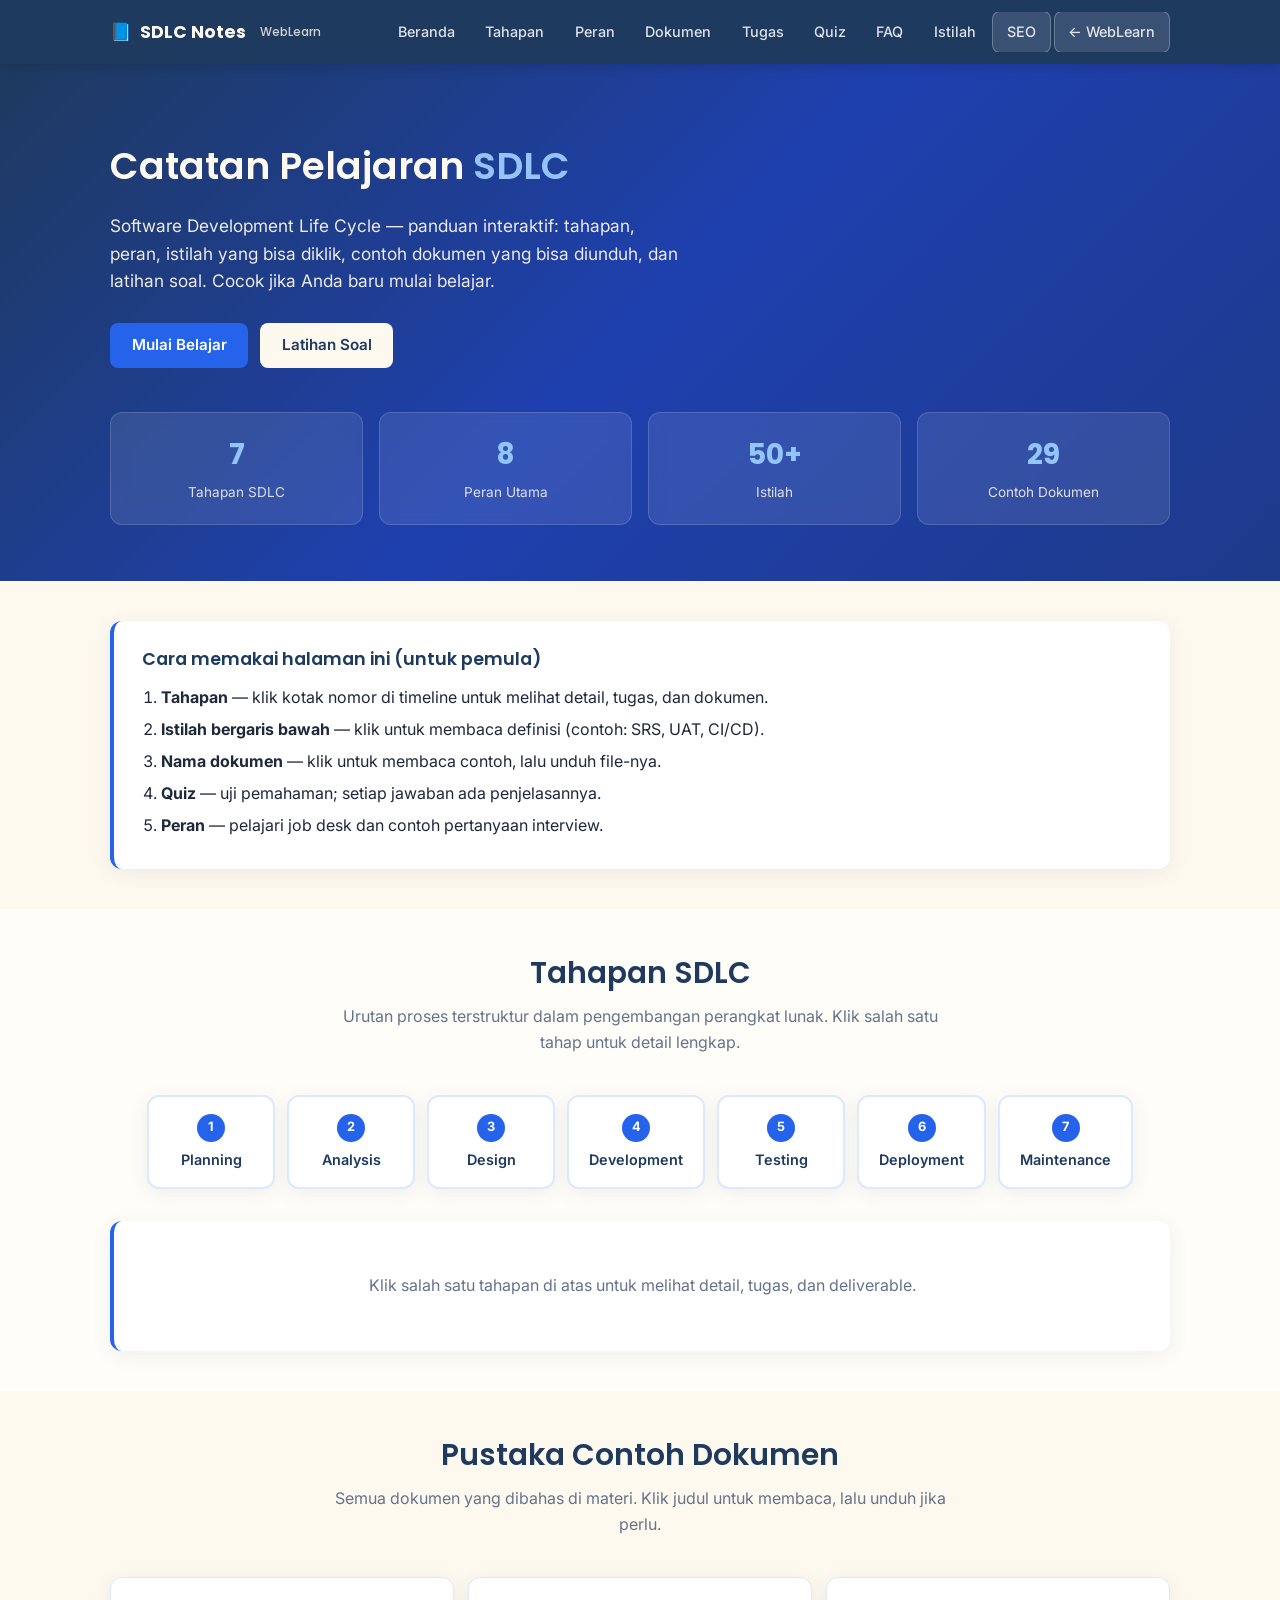
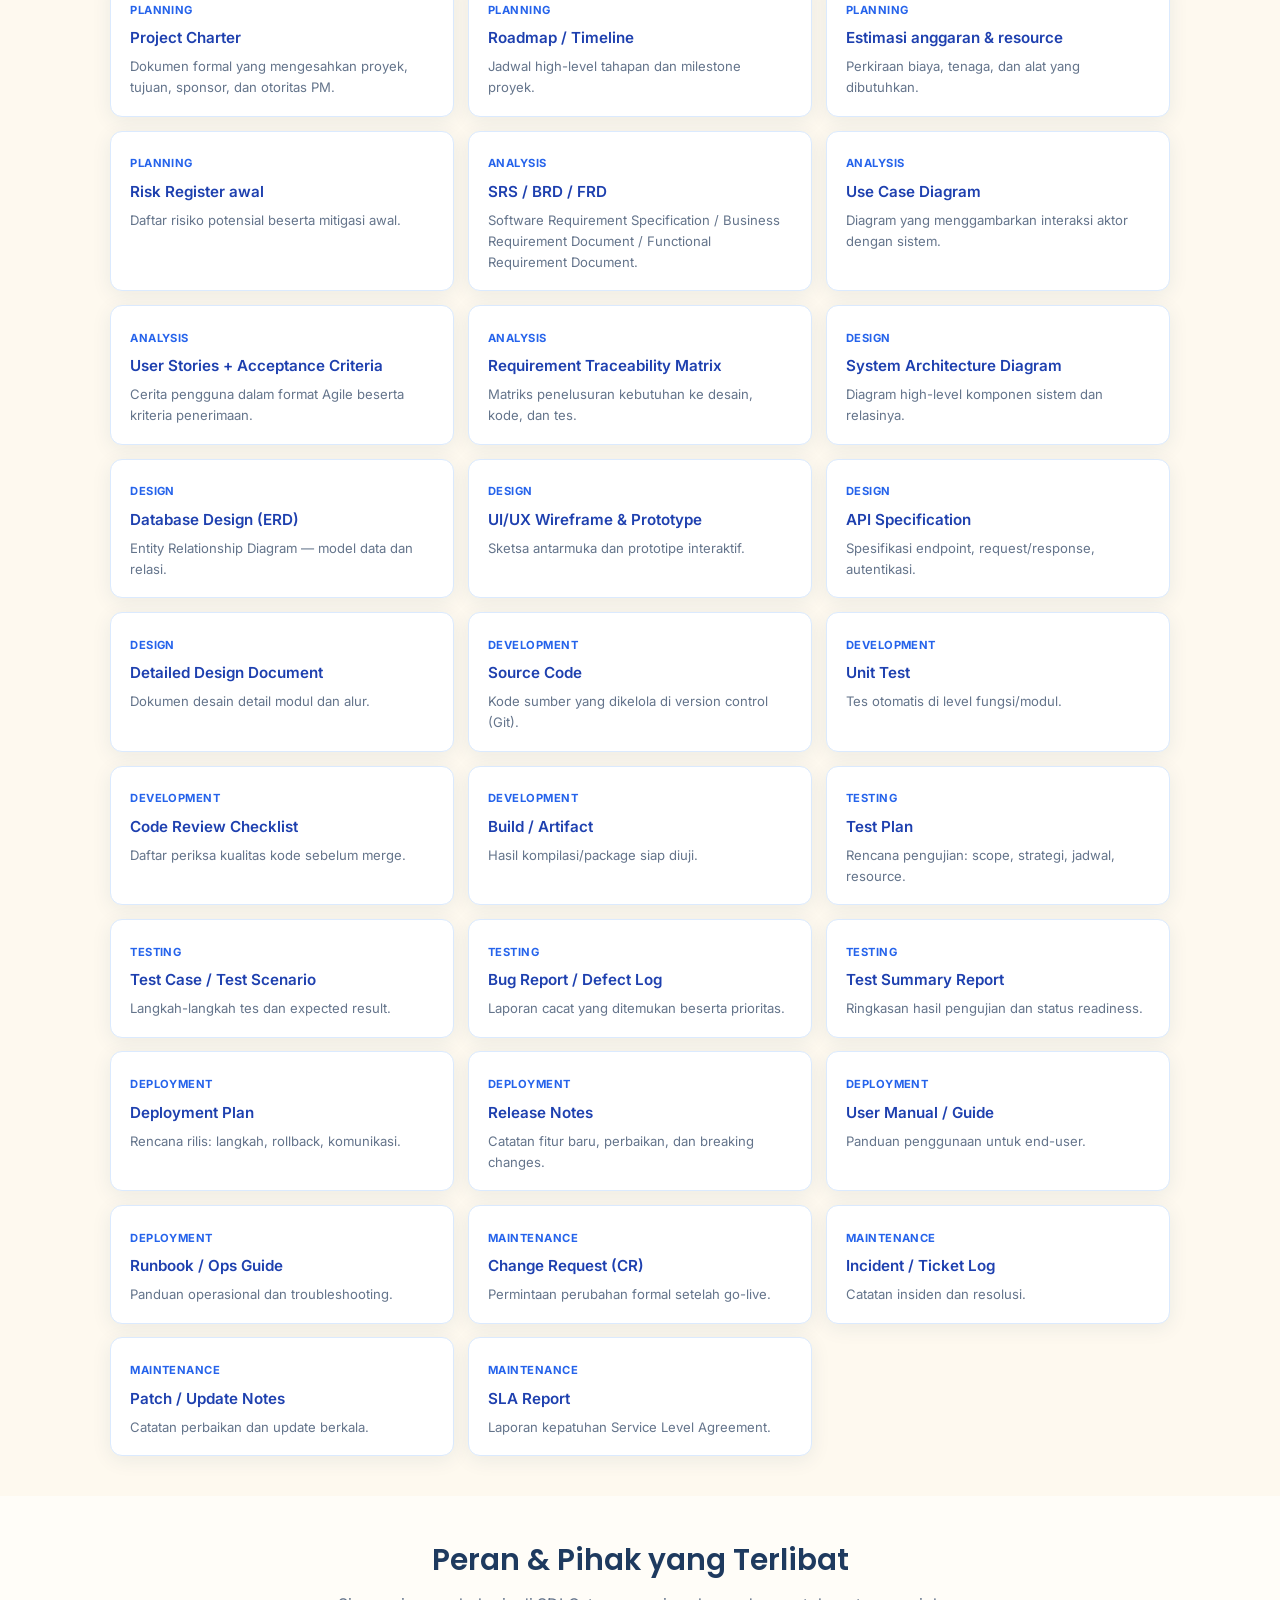
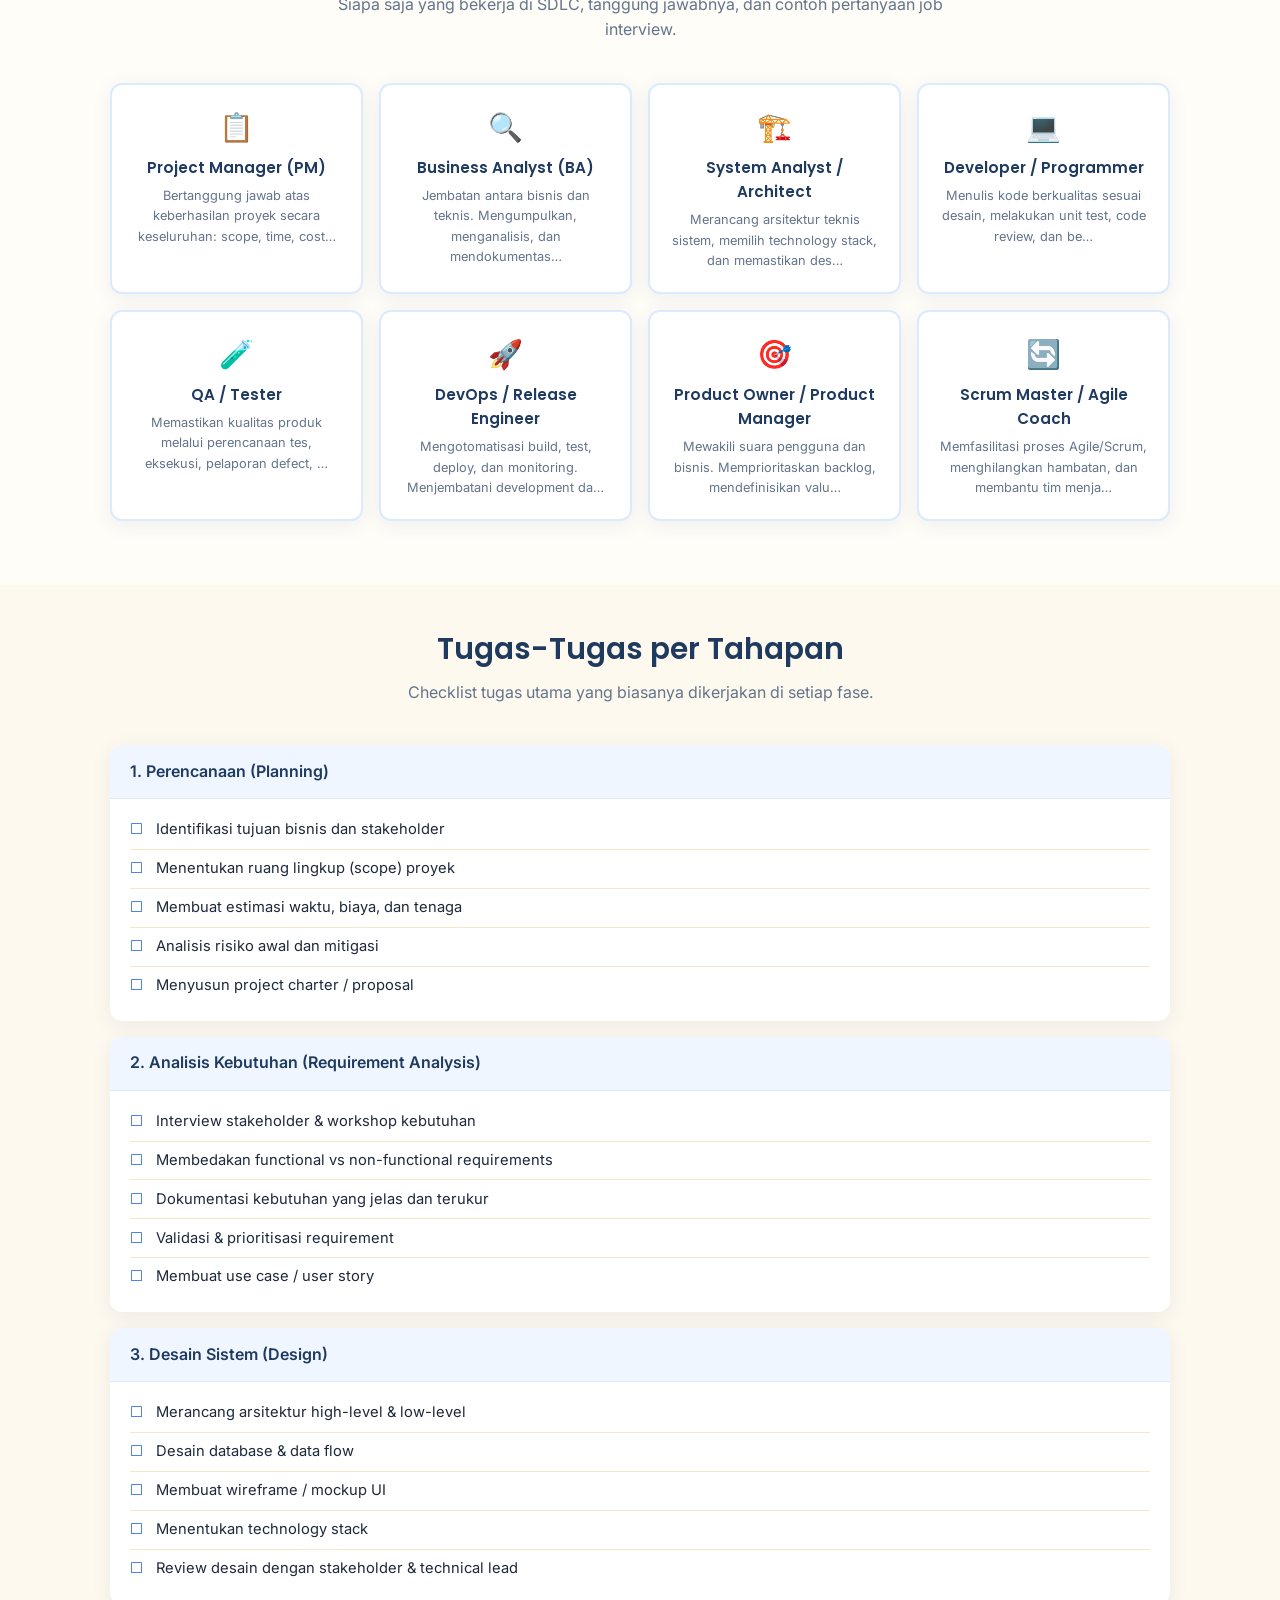
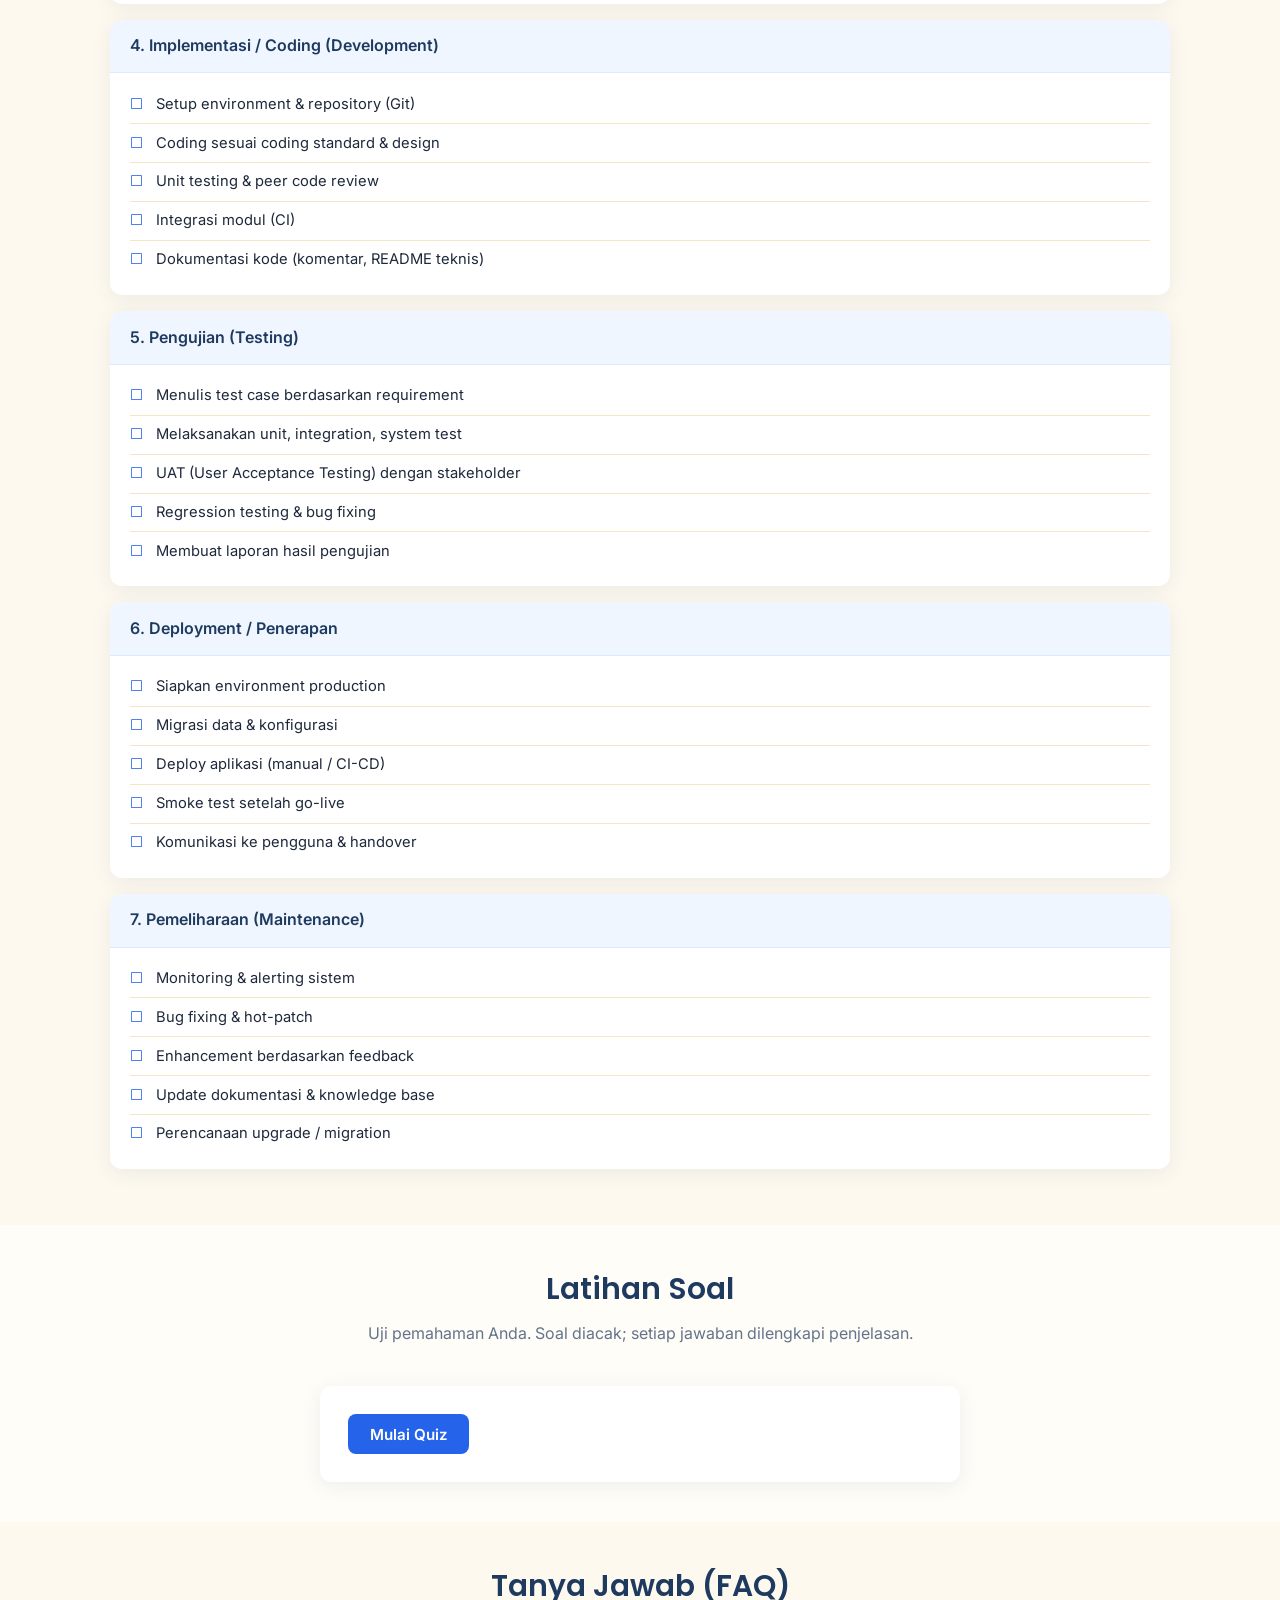
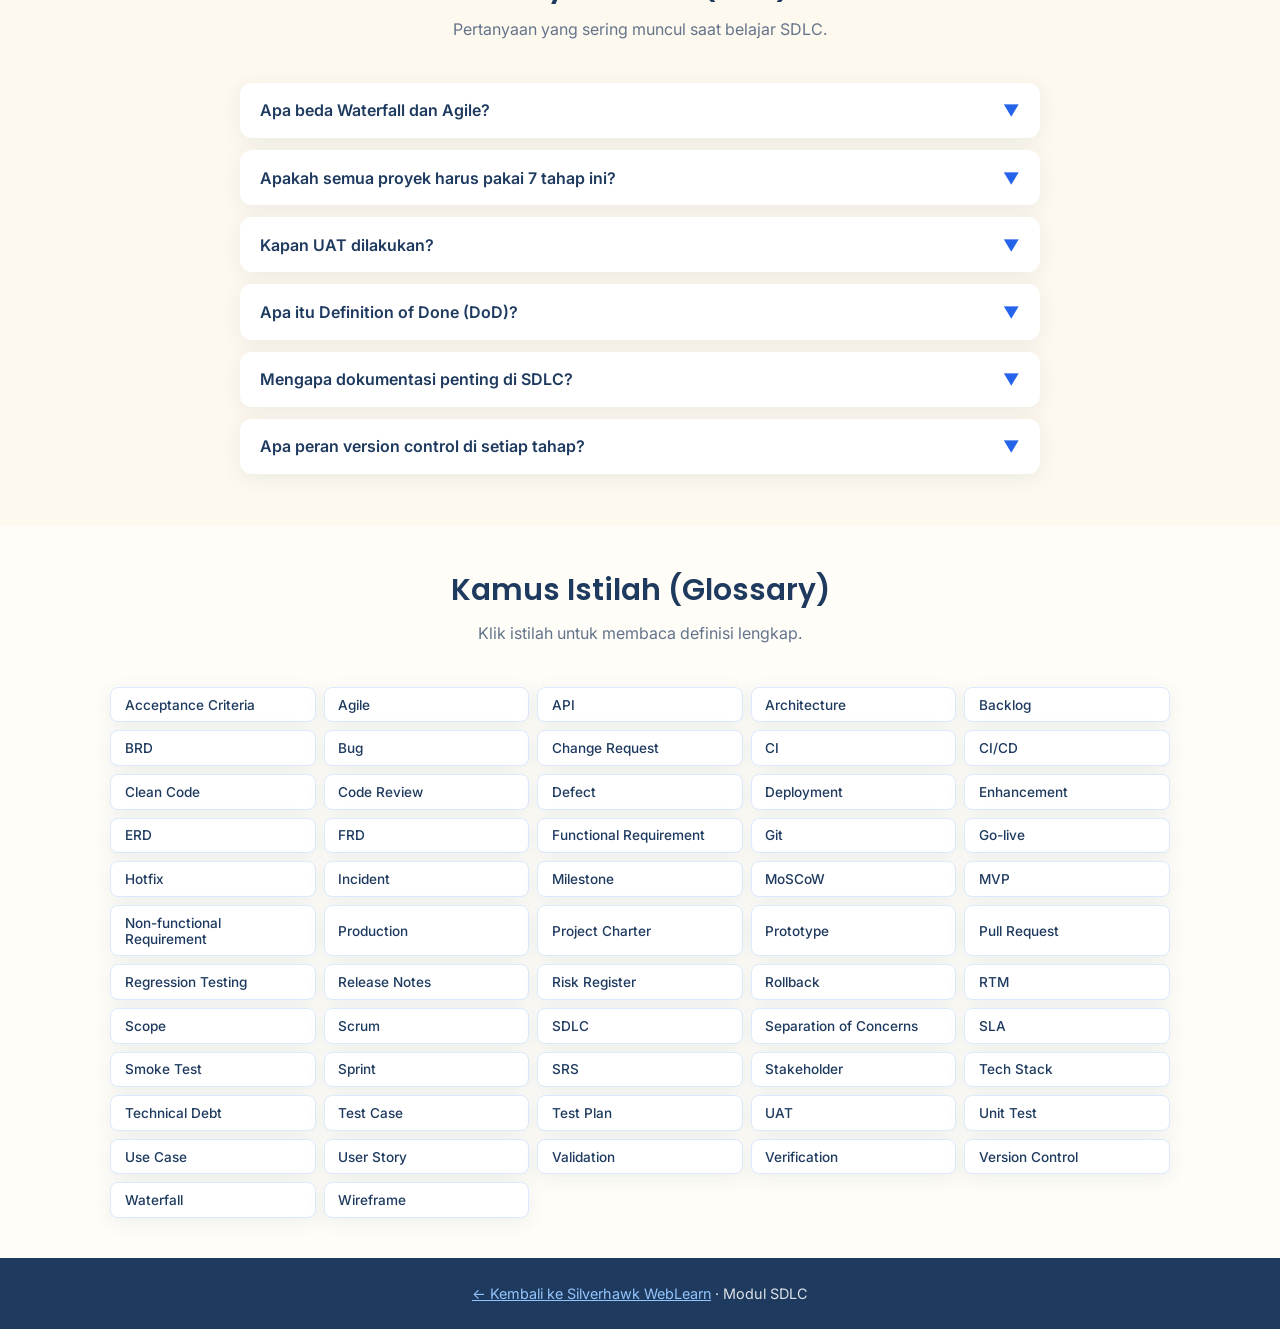
<file: sdlc.html>
<!DOCTYPE html>
<html lang="id">
<head>
  <meta charset="UTF-8" />
  <meta name="viewport" content="width=device-width, initial-scale=1.0" />
  <title>SDLC Notes — Silverhawk WebLearn</title>
  <meta name="description" content="Belajar Software Development Life Cycle: 7 tahapan, 8 peran, glossary, contoh dokumen unduhan, quiz, dan FAQ." />
  <meta name="theme-color" content="#1e3a5f" />
  <link rel="icon" type="image/svg+xml" href="assets/favicon.svg" />
  <link rel="stylesheet" href="css/sdlc-page.css" />

  <link rel="canonical" href="https://weblearn.silverhawk.web.id/sdlc.html" />
  <meta property="og:type" content="website" />
  <meta property="og:site_name" content="Silverhawk WebLearn" />
  <meta property="og:title" content="SDLC Notes — Silverhawk WebLearn" />
  <meta property="og:description" content="Belajar Software Development Life Cycle: 7 tahapan, 8 peran, glossary, contoh dokumen unduhan, quiz, dan FAQ." />
  <meta property="og:url" content="https://weblearn.silverhawk.web.id/sdlc.html" />
  <meta property="og:image" content="https://weblearn.silverhawk.web.id/assets/og-sdlc.png" />
  <meta property="og:image:width" content="1200" />
  <meta property="og:image:height" content="630" />
  <meta property="og:image:alt" content="SDLC Notes — Silverhawk WebLearn" />
  <meta property="og:locale" content="id_ID" />
  <meta name="twitter:card" content="summary_large_image" />
  <meta name="twitter:title" content="SDLC Notes — Silverhawk WebLearn" />
  <meta name="twitter:description" content="Belajar Software Development Life Cycle: 7 tahapan, 8 peran, glossary, contoh dokumen unduhan, quiz, dan FAQ." />
  <meta name="twitter:image" content="https://weblearn.silverhawk.web.id/assets/og-sdlc.png" />
  <link rel="stylesheet" href="https://silverhawk.web.id/lock/lock.css">
</head>
<body data-shlock-mode="ultimate" data-shlock-brand="Silverhawk WebLearn" data-shlock-domain="weblearn.silverhawk.web.id,silverhawk.web.id,localhost,127.0.0.1">
  <nav class="navbar">
    <div class="nav-container">
      <a href="index.html" class="nav-logo">
        <span>📘</span>
        <span>SDLC Notes</span>
        <small>WebLearn</small>
      </a>
      <button class="nav-toggle" id="navToggle" aria-label="Menu"><span></span><span></span><span></span></button>
      <ul class="nav-menu" id="navMenu">
        <li><a class="nav-link" href="#beranda">Beranda</a></li>
        <li><a class="nav-link" href="#tahapan">Tahapan</a></li>
        <li><a class="nav-link" href="#peran">Peran</a></li>
        <li><a class="nav-link" href="#dokumen">Dokumen</a></li>
        <li><a class="nav-link" href="#tugas">Tugas</a></li>
        <li><a class="nav-link" href="#latihan">Quiz</a></li>
        <li><a class="nav-link" href="#faq">FAQ</a></li>
        <li><a class="nav-link" href="#glossary">Istilah</a></li>
        <li><a class="nav-link home-link" href="seo.html">SEO</a></li>
        <li><a class="nav-link home-link" href="index.html">← WebLearn</a></li>
      </ul>
    </div>
  </nav>

  <main class="allow-copy">
    <!-- BERANDA / HERO -->
    <section id="beranda" class="hero">
      <div class="container">
        <h1>Catatan Pelajaran <span class="highlight">SDLC</span></h1>
        <p class="hero-subtitle">Software Development Life Cycle — panduan interaktif: tahapan, peran, istilah yang bisa diklik, contoh dokumen yang bisa diunduh, dan latihan soal. Cocok jika Anda baru mulai belajar.</p>
        <div class="hero-actions">
          <a href="#tahapan" class="btn btn-primary">Mulai Belajar</a>
          <a href="#latihan" class="btn btn-secondary">Latihan Soal</a>
        </div>
        <div class="hero-cards">
          <div class="stat-card"><div class="stat-number">7</div><div class="stat-label">Tahapan SDLC</div></div>
          <div class="stat-card"><div class="stat-number">8</div><div class="stat-label">Peran Utama</div></div>
          <div class="stat-card"><div class="stat-number">50+</div><div class="stat-label">Istilah</div></div>
          <div class="stat-card"><div class="stat-number">29</div><div class="stat-label">Contoh Dokumen</div></div>
        </div>
      </div>
    </section>

    <section class="section">
      <div class="container">
        <div class="callout">
          <h3>Cara memakai halaman ini (untuk pemula)</h3>
          <ol>
            <li><strong>Tahapan</strong> — klik kotak nomor di timeline untuk melihat detail, tugas, dan dokumen.</li>
            <li><strong>Istilah bergaris bawah</strong> — klik untuk membaca definisi (contoh: SRS, UAT, CI/CD).</li>
            <li><strong>Nama dokumen</strong> — klik untuk membaca contoh, lalu unduh file-nya.</li>
            <li><strong>Quiz</strong> — uji pemahaman; setiap jawaban ada penjelasannya.</li>
            <li><strong>Peran</strong> — pelajari job desk dan contoh pertanyaan interview.</li>
          </ol>
        </div>
      </div>
    </section>

    <!-- TAHAPAN -->
    <section id="tahapan" class="section section-alt">
      <div class="container">
        <div class="section-header">
          <h2>Tahapan SDLC</h2>
          <p>Urutan proses terstruktur dalam pengembangan perangkat lunak. Klik salah satu tahap untuk detail lengkap.</p>
        </div>
        <div class="timeline" id="timelineContainer"></div>
        <div class="stage-detail" id="stageDetail">
          <p class="placeholder">Klik salah satu tahapan di atas untuk melihat detail, tugas, dan deliverable.</p>
        </div>
      </div>
    </section>

    <!-- DOKUMEN -->
    <section id="dokumen" class="section">
      <div class="container">
        <div class="section-header">
          <h2>Pustaka Contoh Dokumen</h2>
          <p>Semua dokumen yang dibahas di materi. Klik judul untuk membaca, lalu unduh jika perlu.</p>
        </div>
        <div class="doc-library" id="docLibrary"></div>
      </div>
    </section>

    <!-- PERAN -->
    <section id="peran" class="section section-alt">
      <div class="container">
        <div class="section-header">
          <h2>Peran &amp; Pihak yang Terlibat</h2>
          <p>Siapa saja yang bekerja di SDLC, tanggung jawabnya, dan contoh pertanyaan job interview.</p>
        </div>
        <div class="roles-grid" id="rolesGrid"></div>
        <div class="role-detail" id="roleDetail"></div>
      </div>
    </section>

    <!-- TUGAS -->
    <section id="tugas" class="section">
      <div class="container">
        <div class="section-header">
          <h2>Tugas-Tugas per Tahapan</h2>
          <p>Checklist tugas utama yang biasanya dikerjakan di setiap fase.</p>
        </div>
        <div id="tasksContainer"></div>
      </div>
    </section>

    <!-- QUIZ -->
    <section id="latihan" class="section section-alt">
      <div class="container">
        <div class="section-header">
          <h2>Latihan Soal</h2>
          <p>Uji pemahaman Anda. Soal diacak; setiap jawaban dilengkapi penjelasan.</p>
        </div>
        <div class="quiz-box" id="quizBox">
          <button type="button" class="btn btn-primary" id="quizStartBtn">Mulai Quiz</button>
          <div id="quizArea" hidden></div>
        </div>
      </div>
    </section>

    <!-- FAQ -->
    <section id="faq" class="section">
      <div class="container">
        <div class="section-header">
          <h2>Tanya Jawab (FAQ)</h2>
          <p>Pertanyaan yang sering muncul saat belajar SDLC.</p>
        </div>
        <div class="faq-list" id="faqList"></div>
      </div>
    </section>

    <!-- GLOSSARY -->
    <section id="glossary" class="section section-alt">
      <div class="container">
        <div class="section-header">
          <h2>Kamus Istilah (Glossary)</h2>
          <p>Klik istilah untuk membaca definisi lengkap.</p>
        </div>
        <div class="glossary-grid" id="glossaryGrid"></div>
      </div>
    </section>
  </main>

  <footer class="site-footer">
    <p><a href="index.html">← Kembali ke Silverhawk WebLearn</a> · Modul SDLC</p>
  </footer>

  <!-- Modal glossary -->
  <div class="modal" id="glossaryModal" hidden>
    <div class="modal-content">
      <button type="button" class="modal-close" data-close-modal aria-label="Tutup">×</button>
      <h3 class="modal-title" id="glossaryTitle"></h3>
      <div id="glossaryBody"></div>
    </div>
  </div>

  <!-- Modal dokumen -->
  <div class="modal" id="docModal" hidden>
    <div class="modal-content wide">
      <button type="button" class="modal-close" data-close-modal aria-label="Tutup">×</button>
      <div class="modal-header-row">
        <h3 class="modal-title" id="docTitle"></h3>
        <a id="docDownload" class="btn btn-primary btn-sm" download>Unduh file</a>
      </div>
      <div id="docBody" class="doc-preview"></div>
    </div>
  </div>

  <script src="js/config-sdlc.js"></script>
  <script src="js/code-copy.js"></script>
  <script src="js/sdlc.js"></script>
<script src="https://silverhawk.web.id/lock/lock.js"></script>
<script src="js/shlock-allow-copy.js"></script>
</body>
</html>
</file>
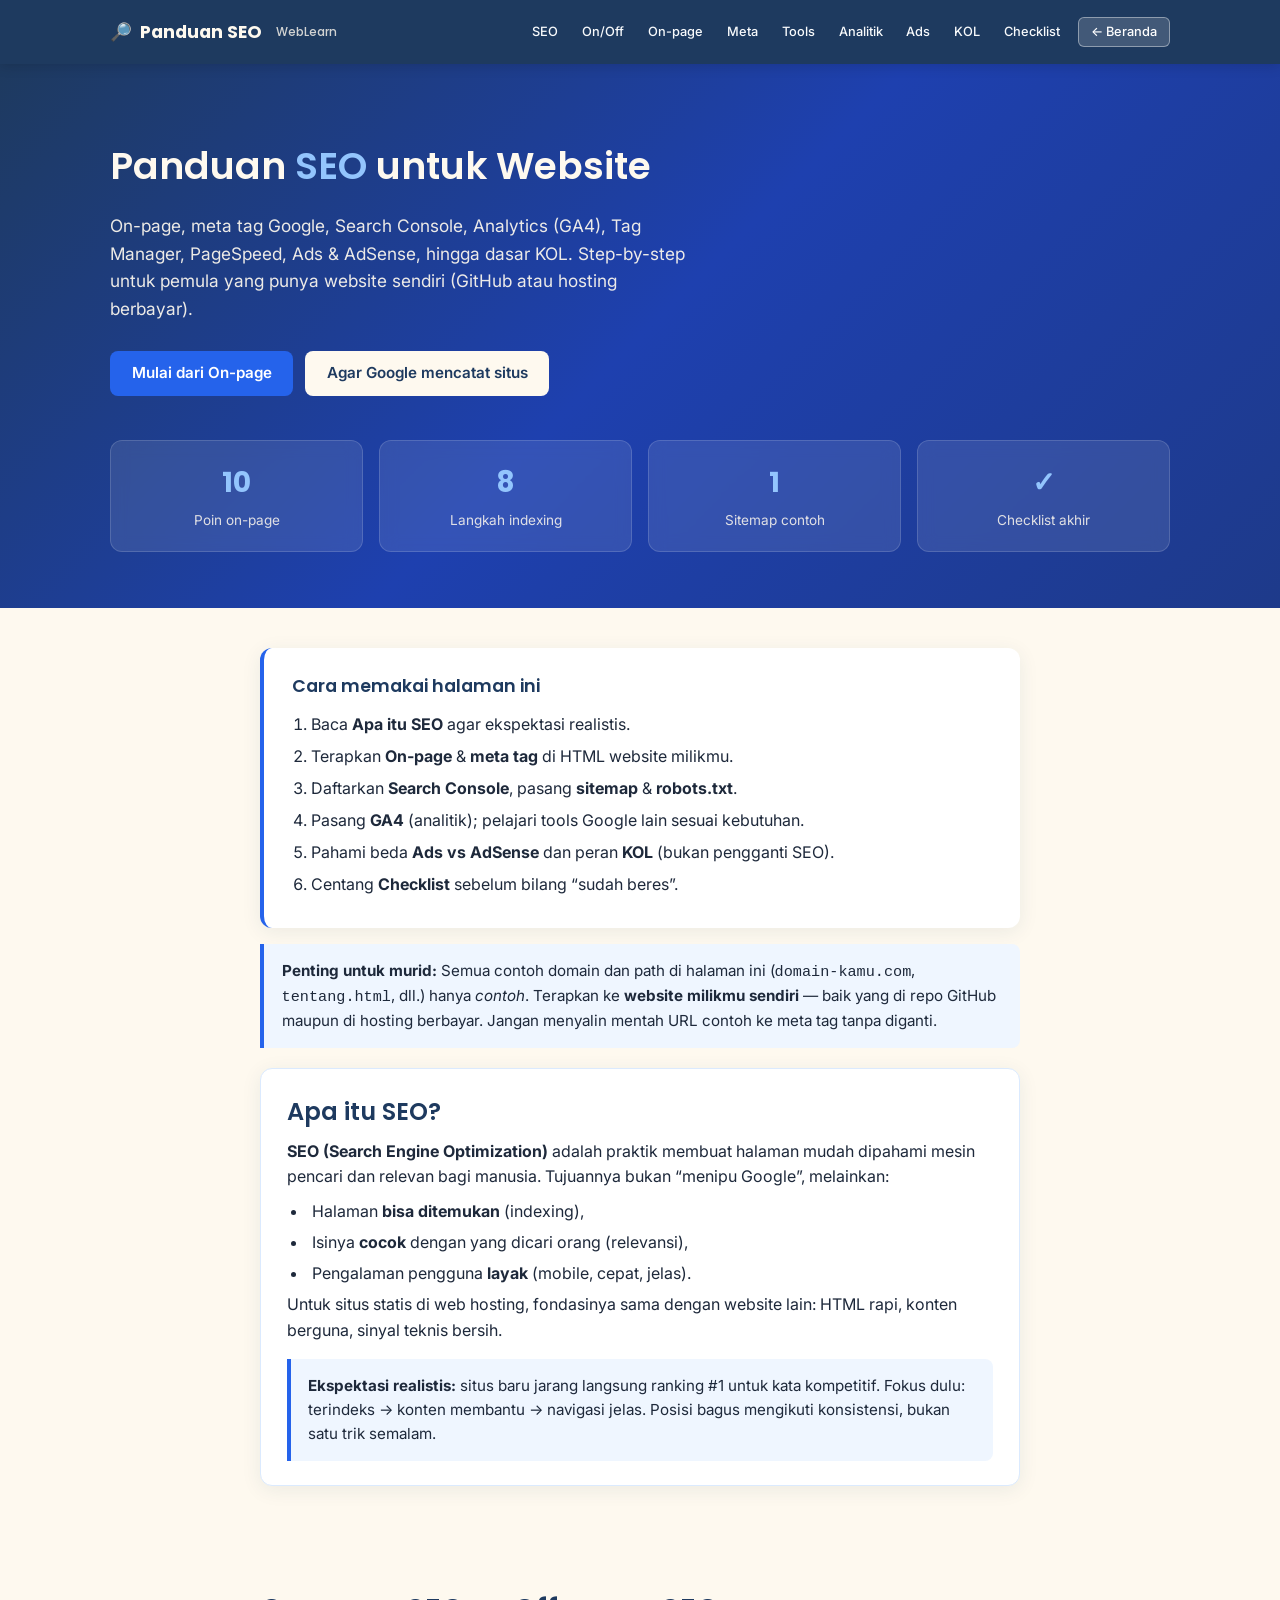
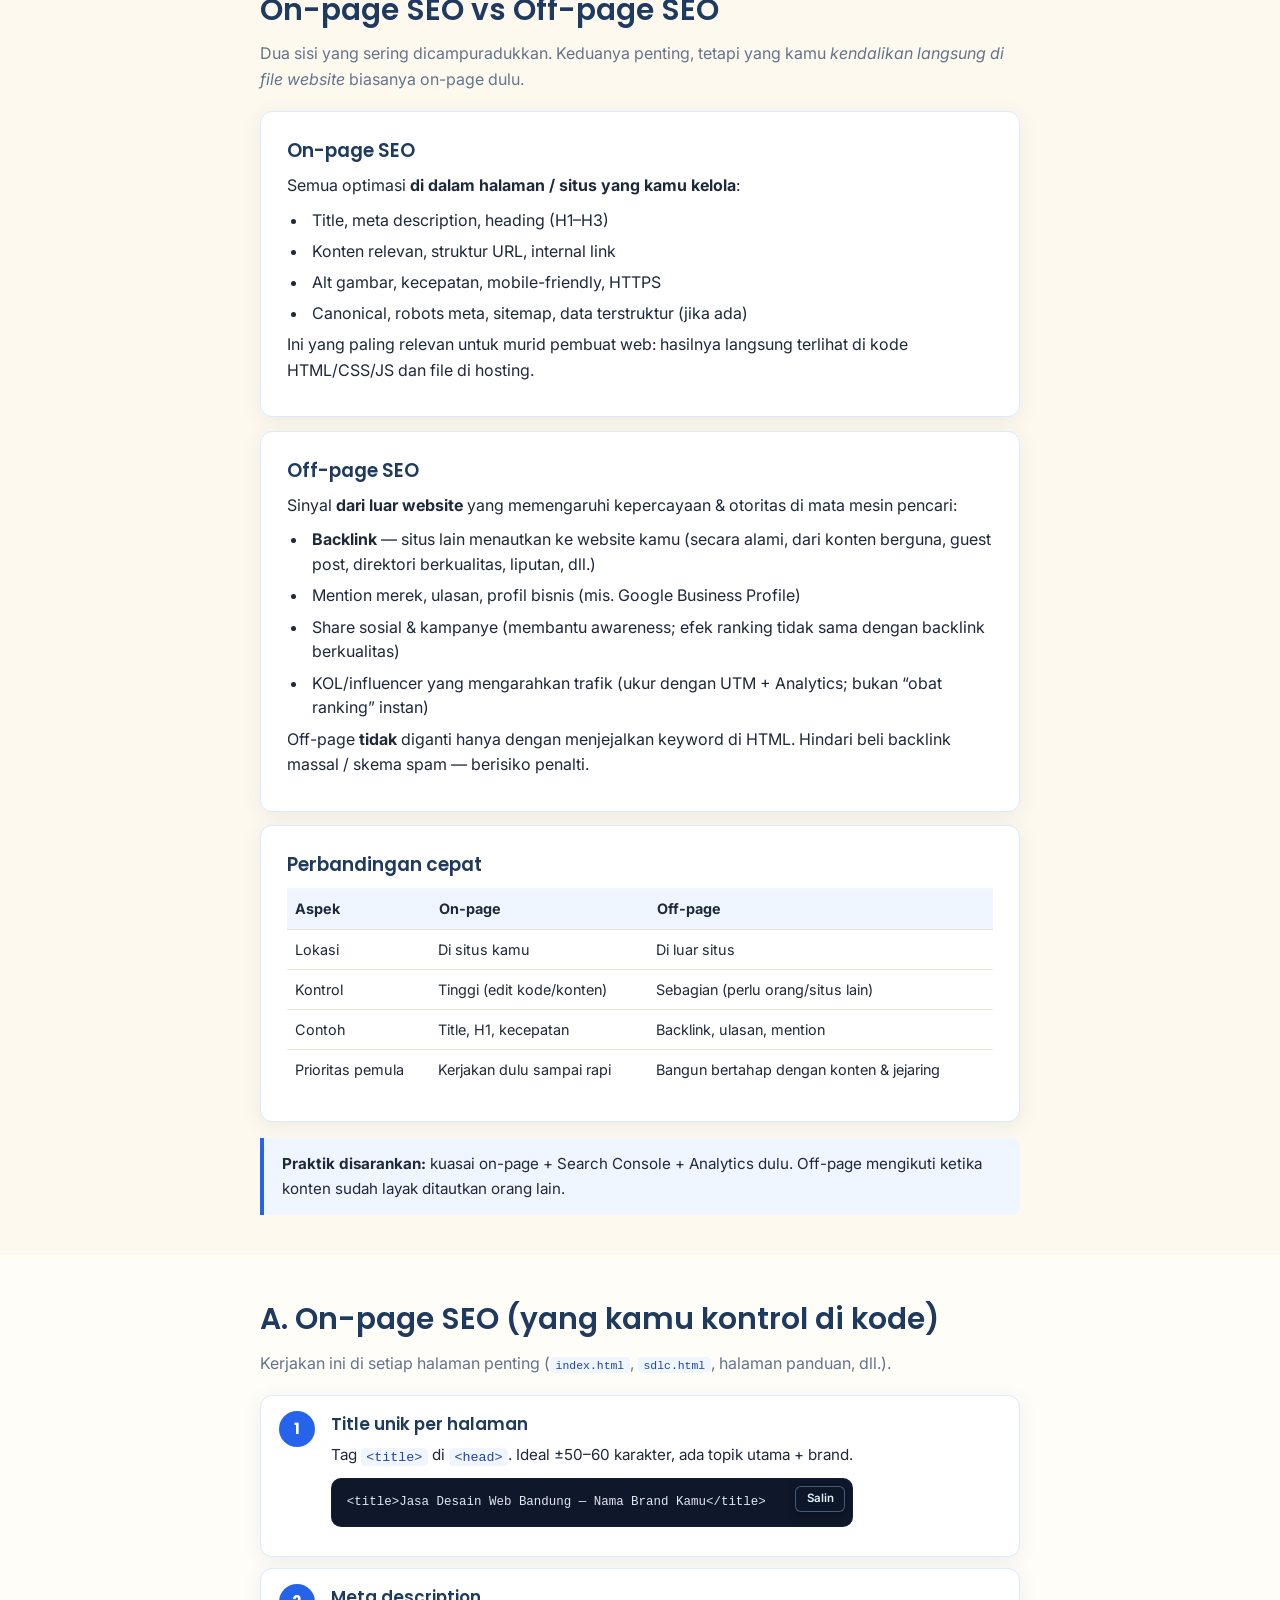
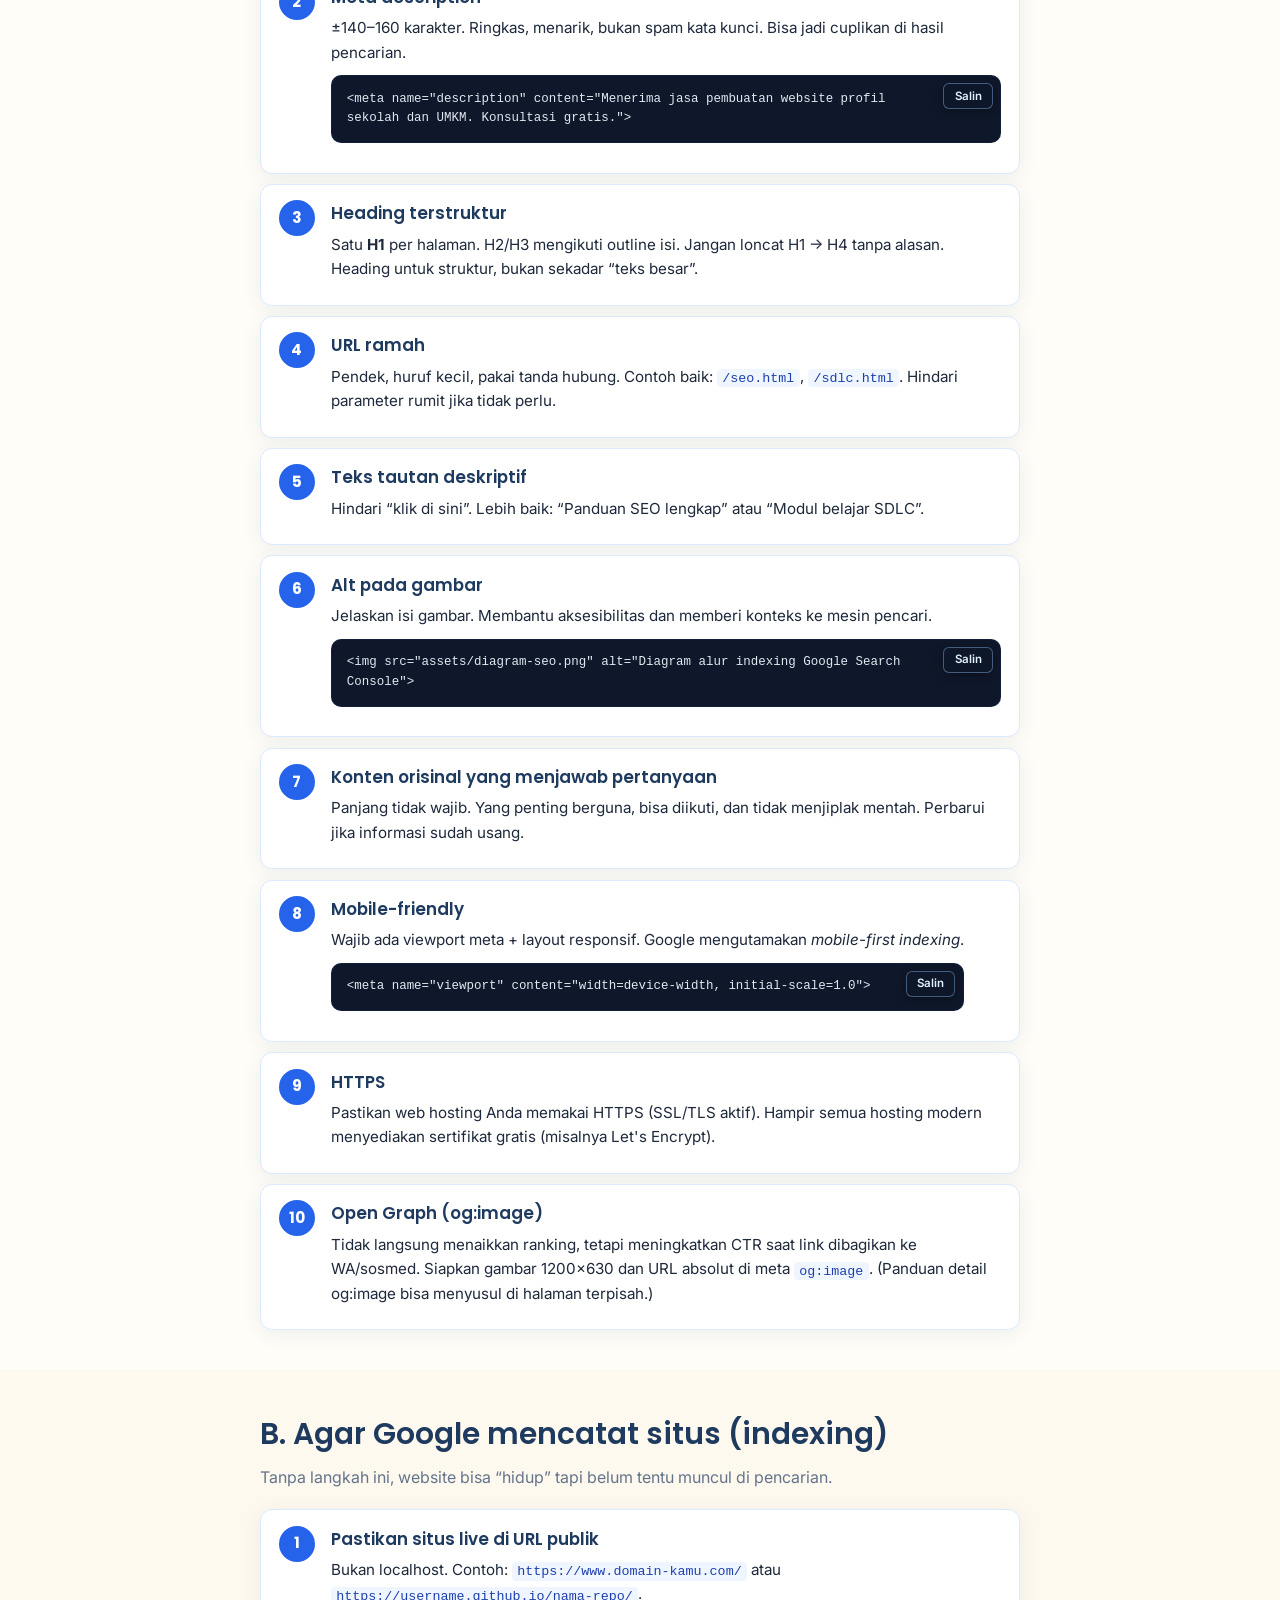
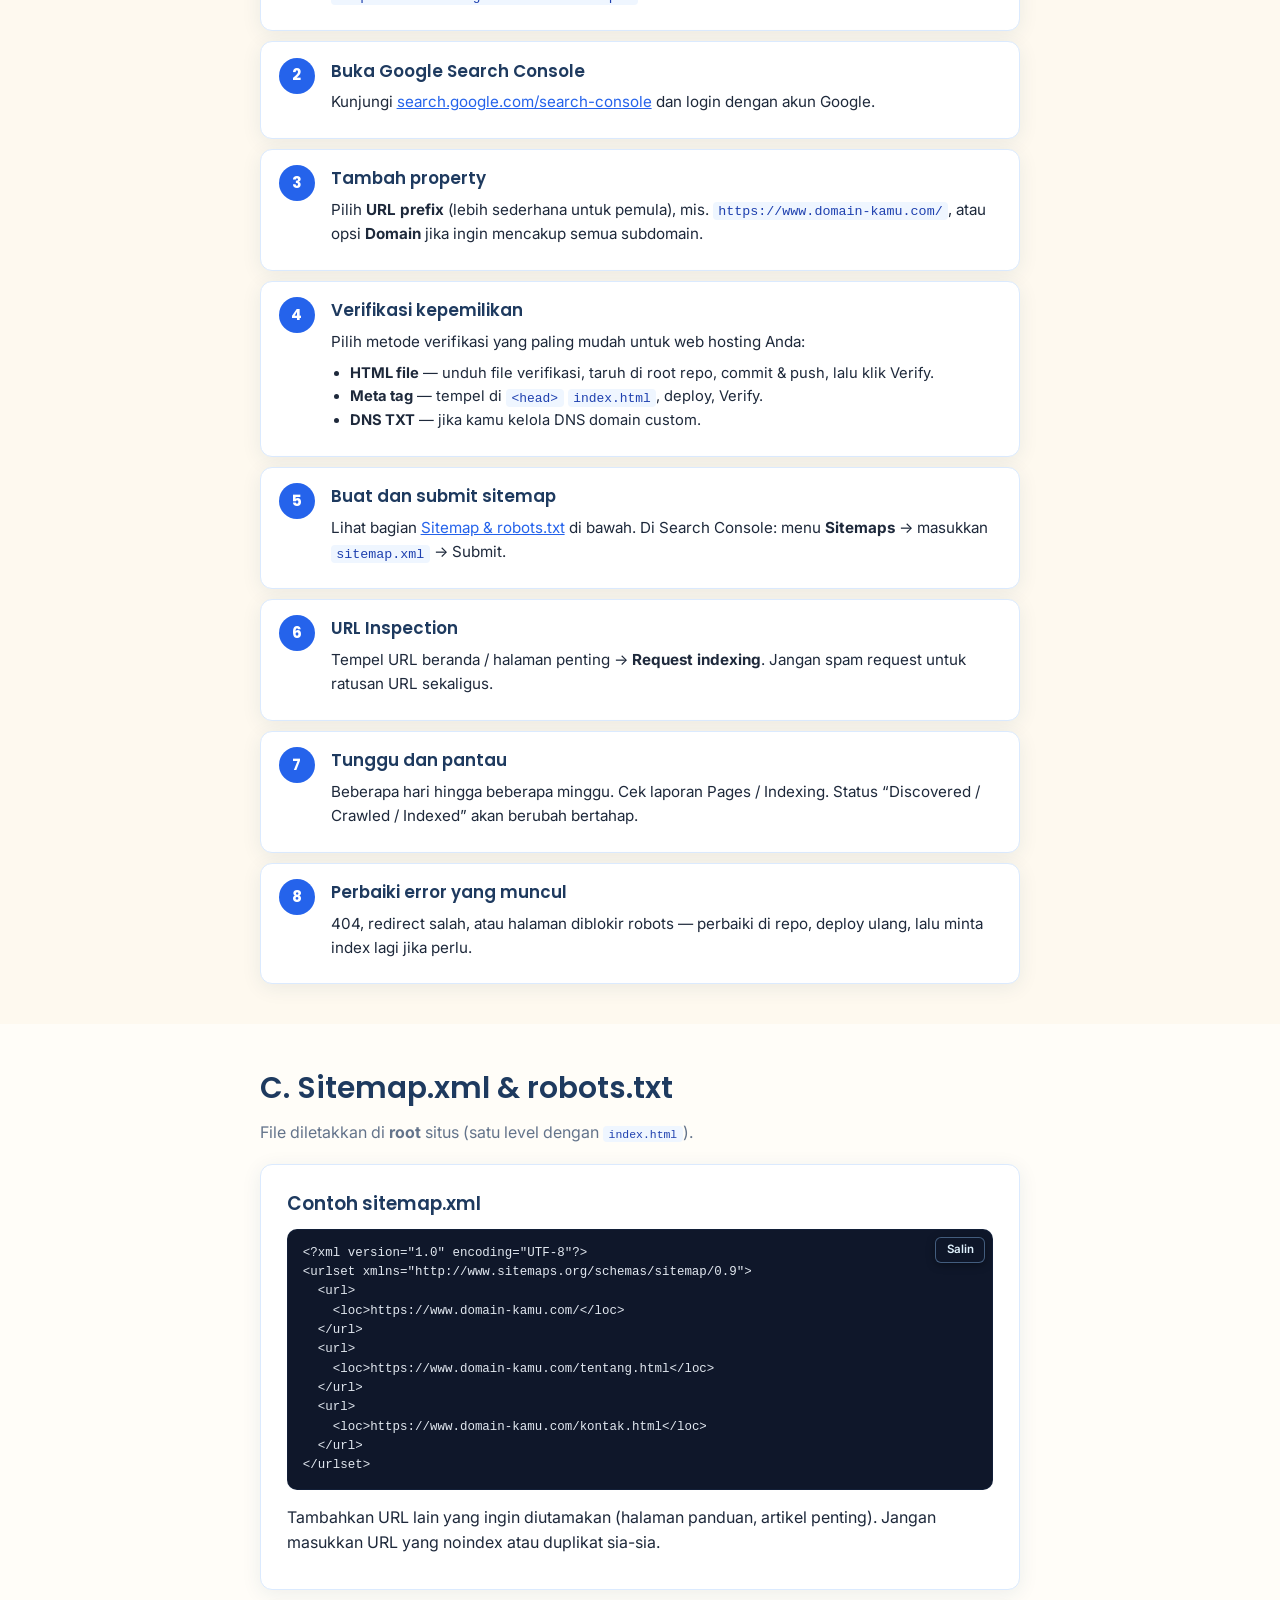
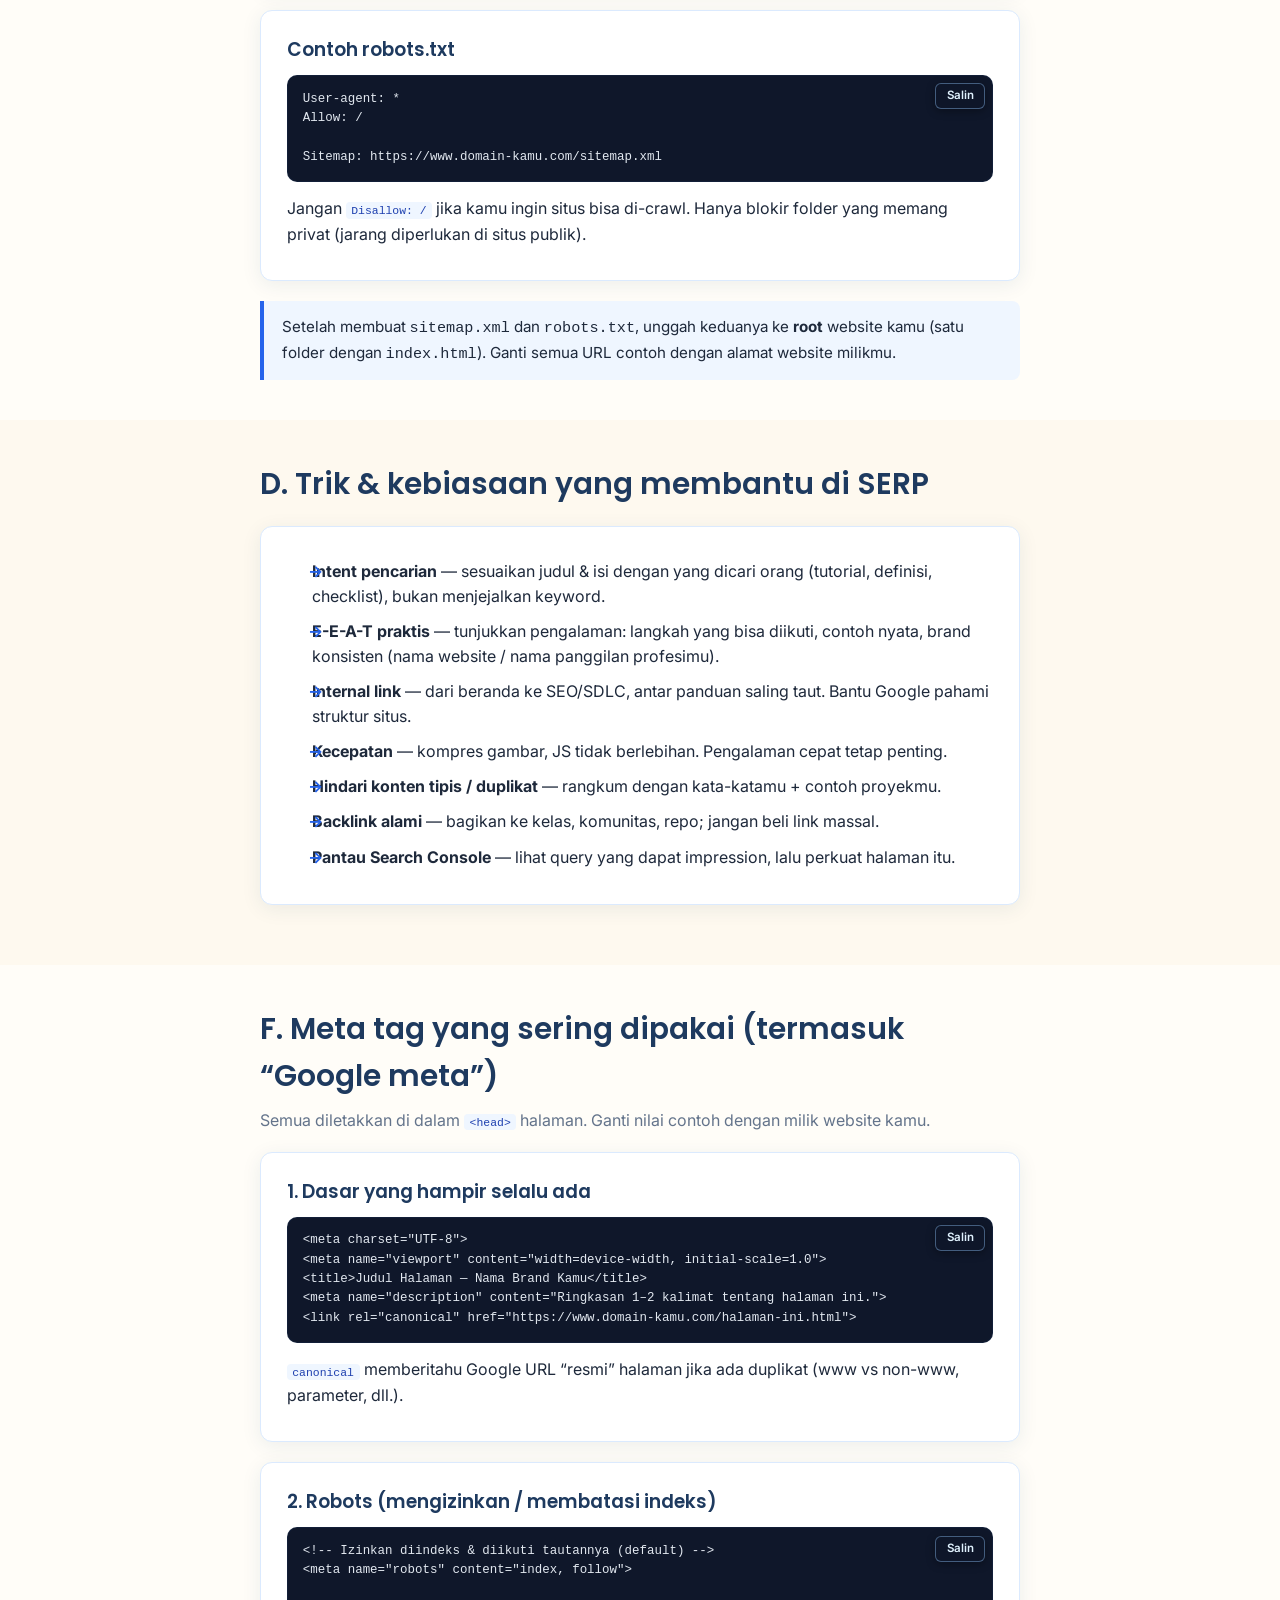
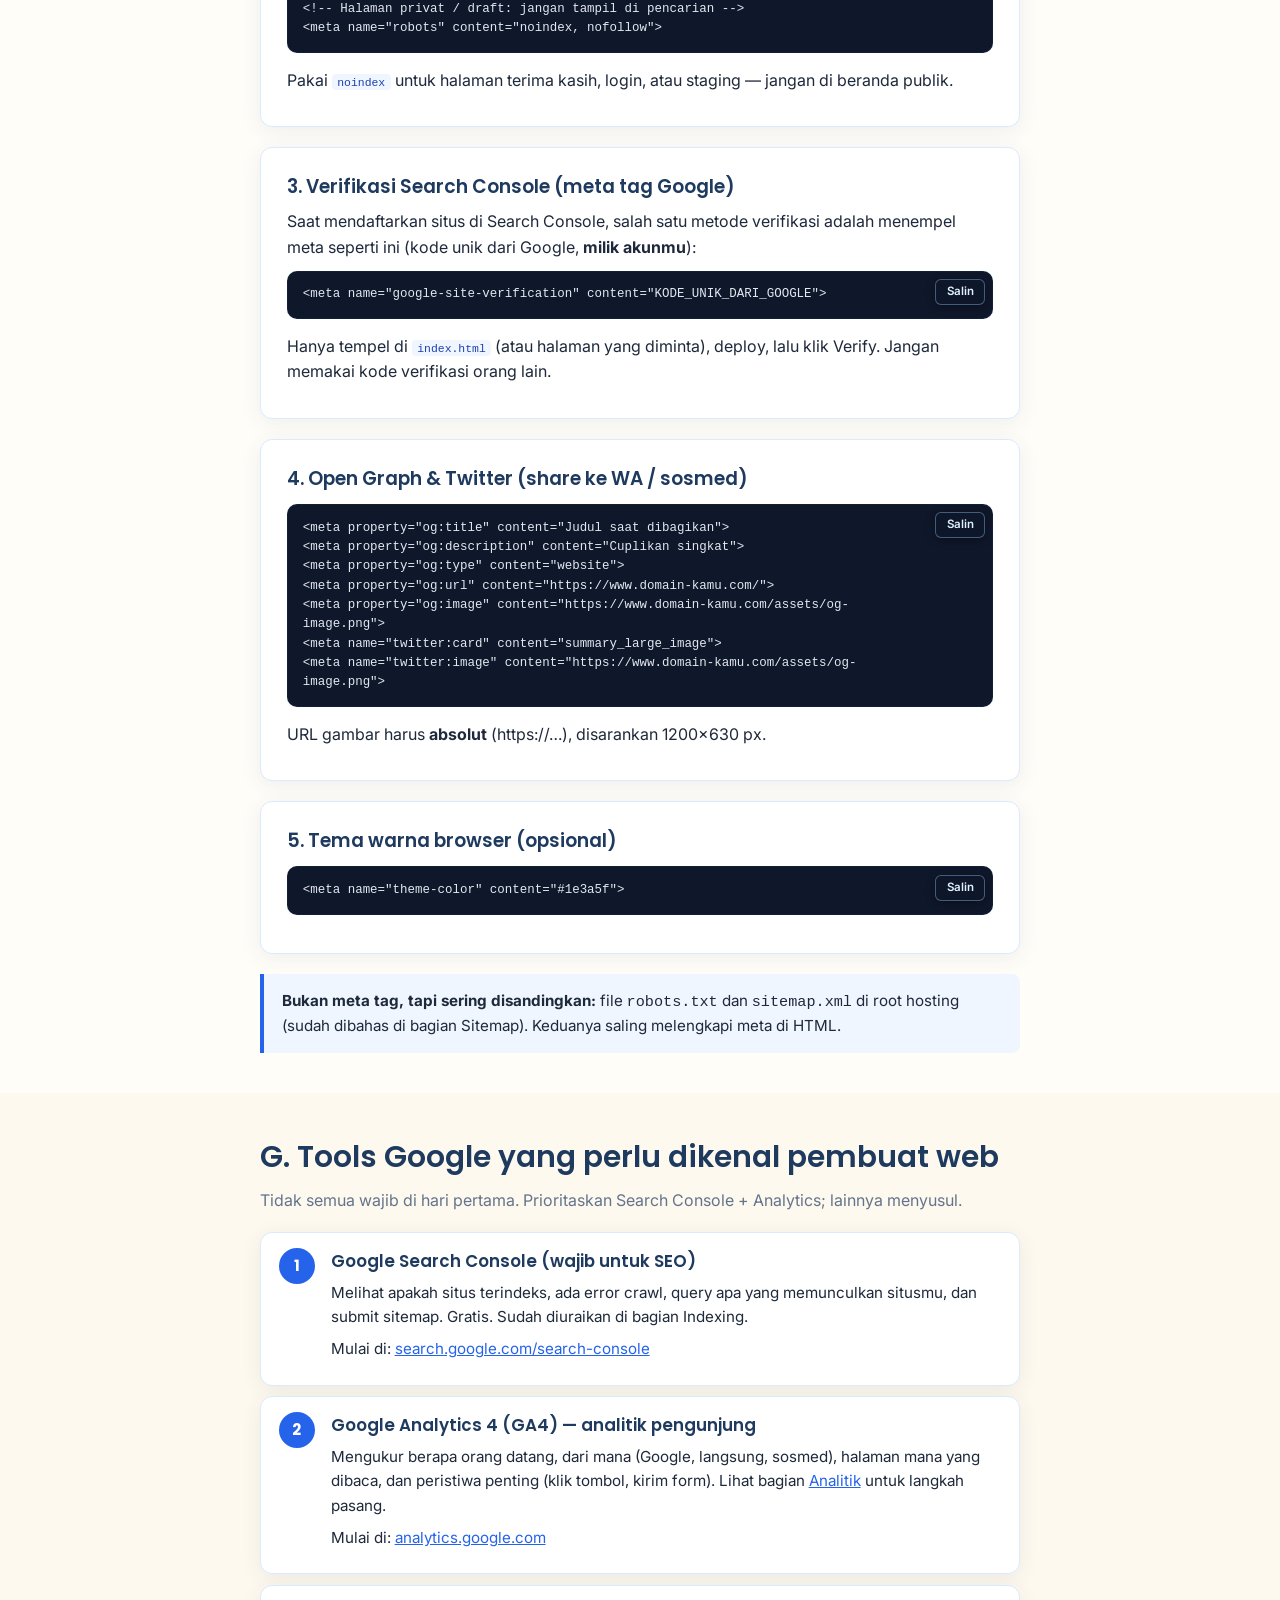
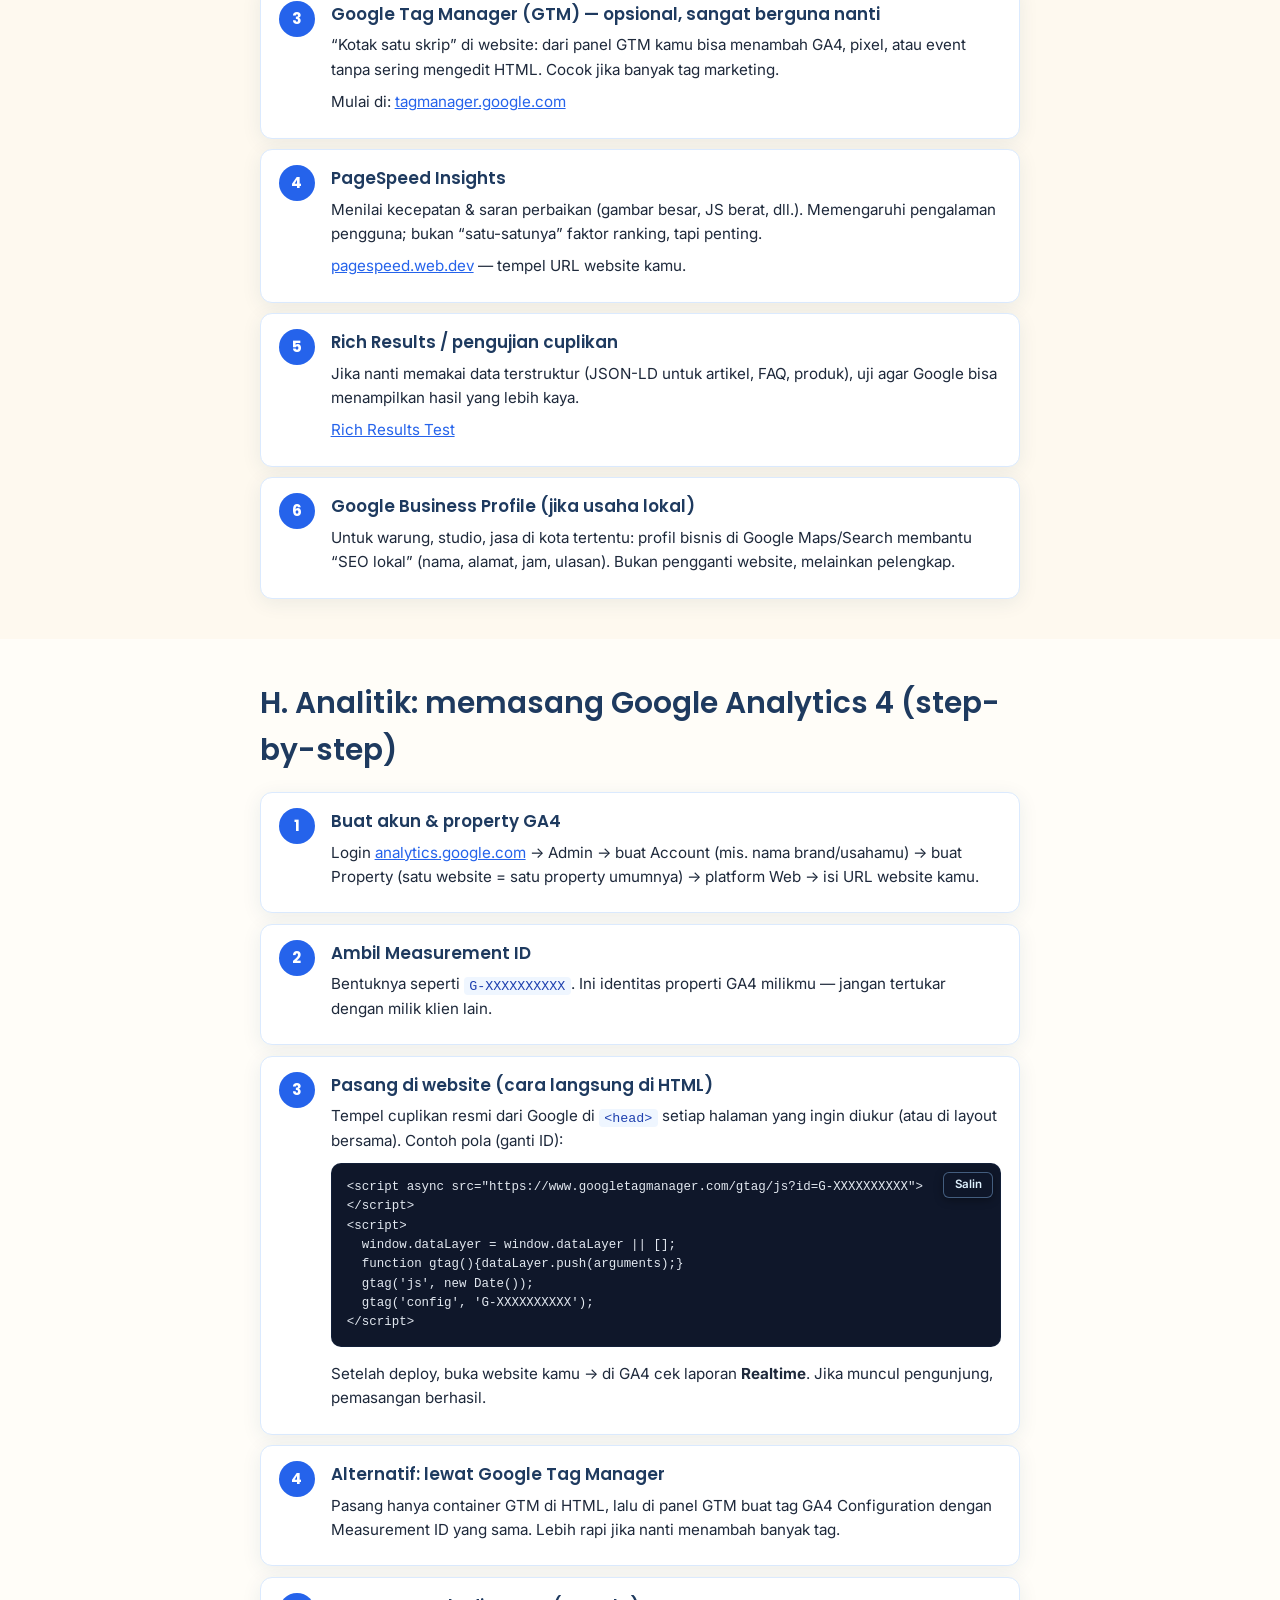
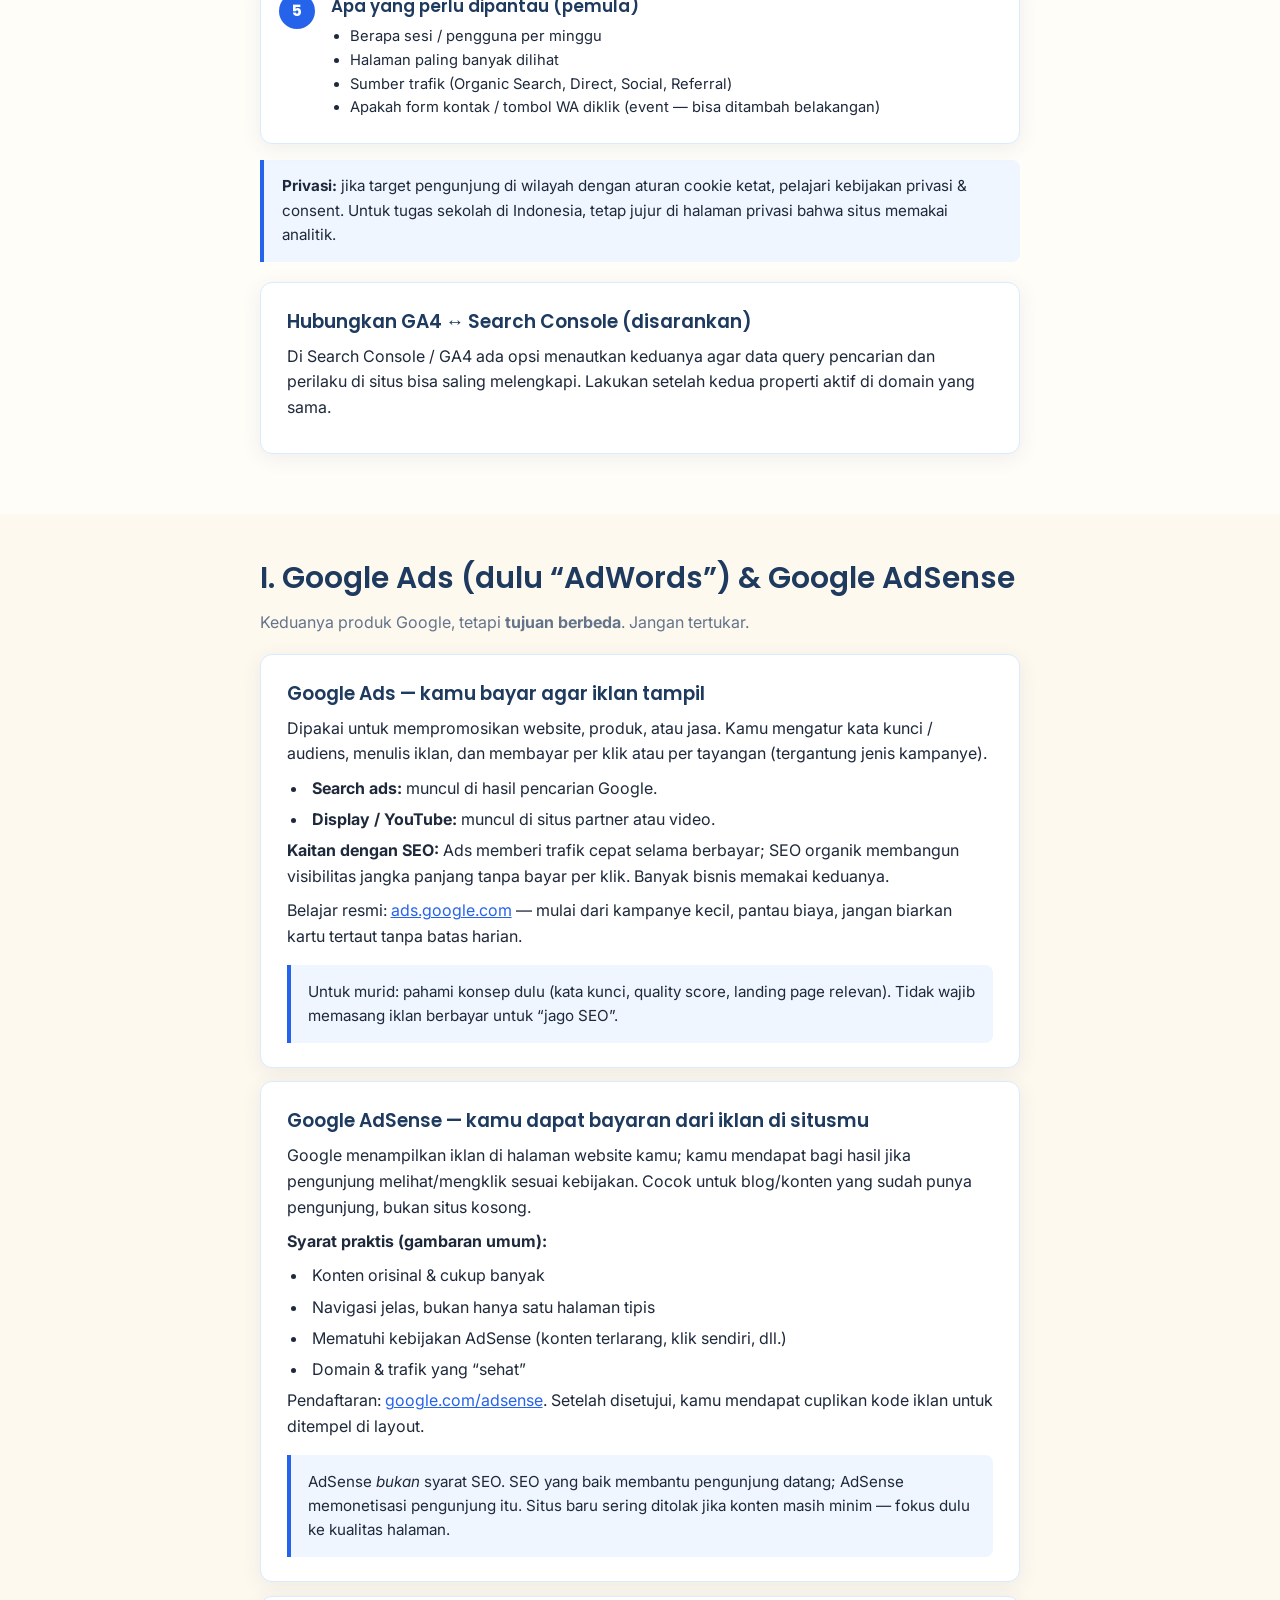
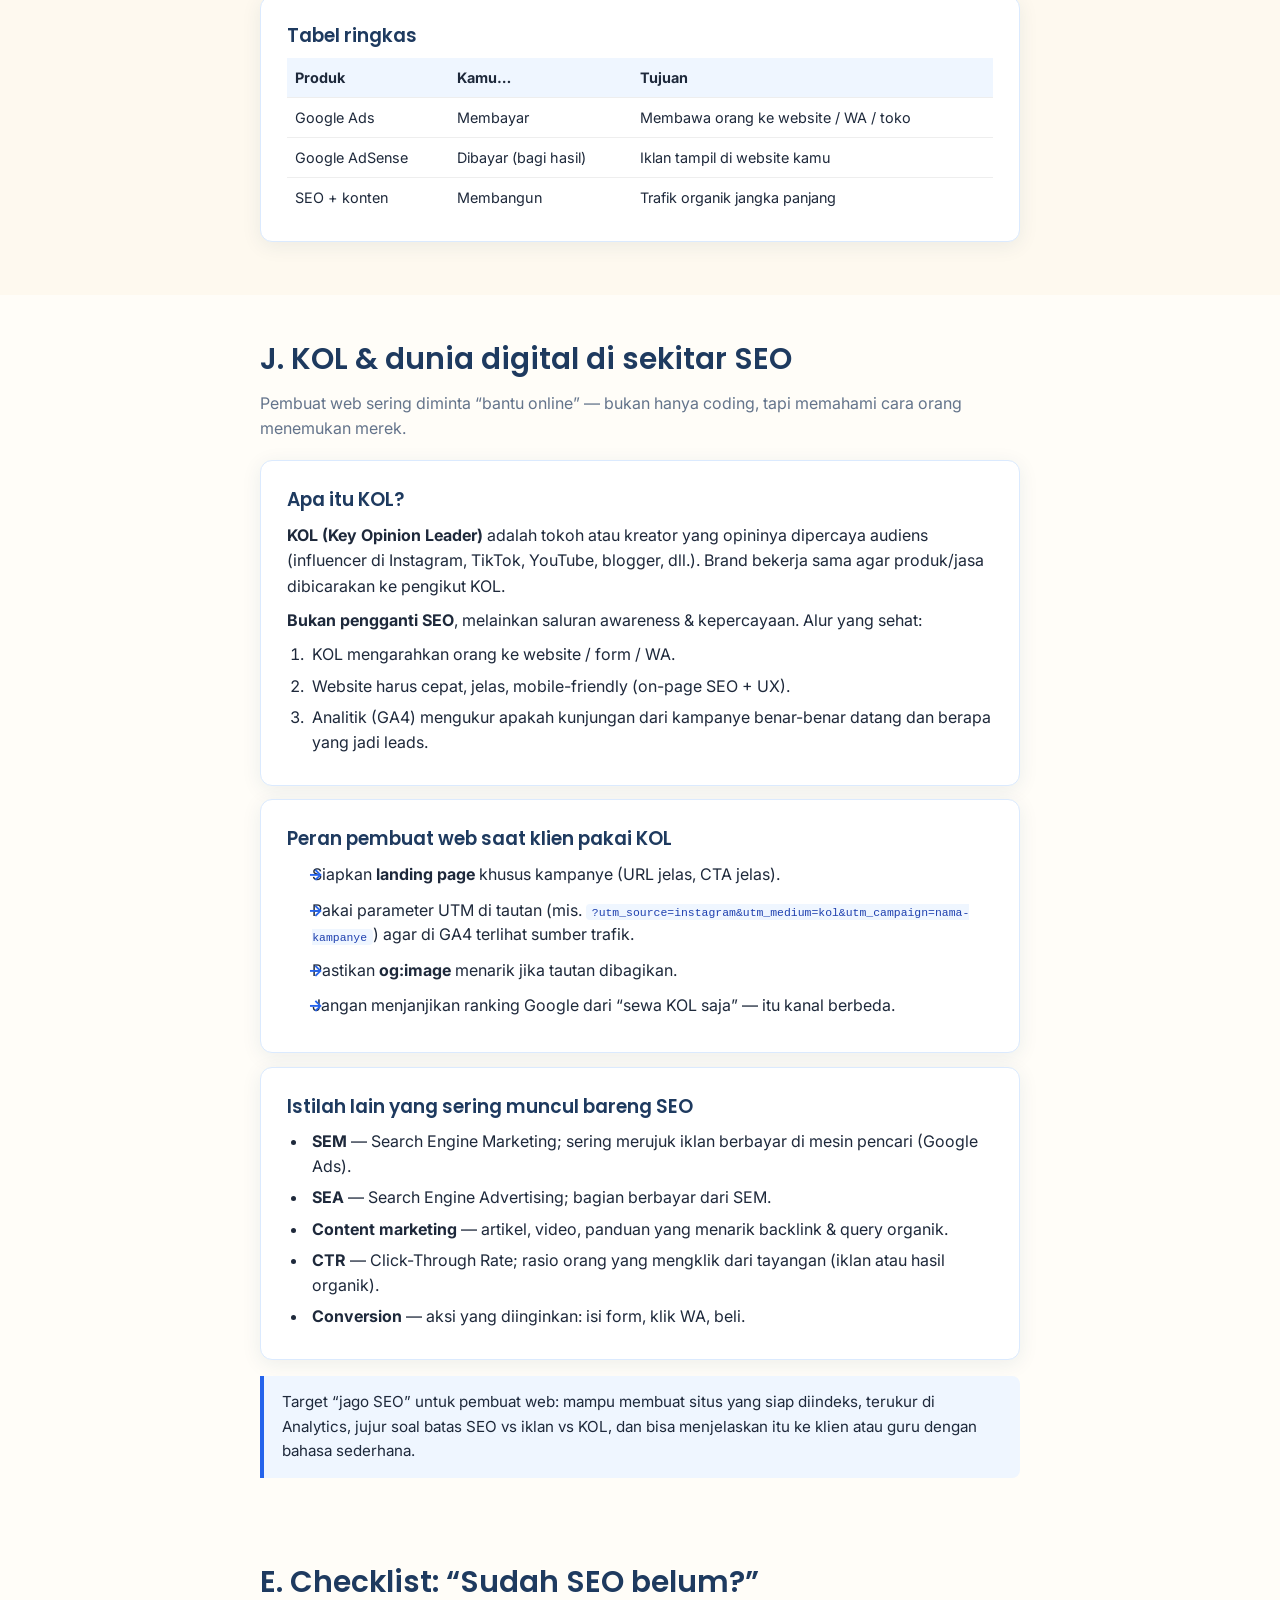
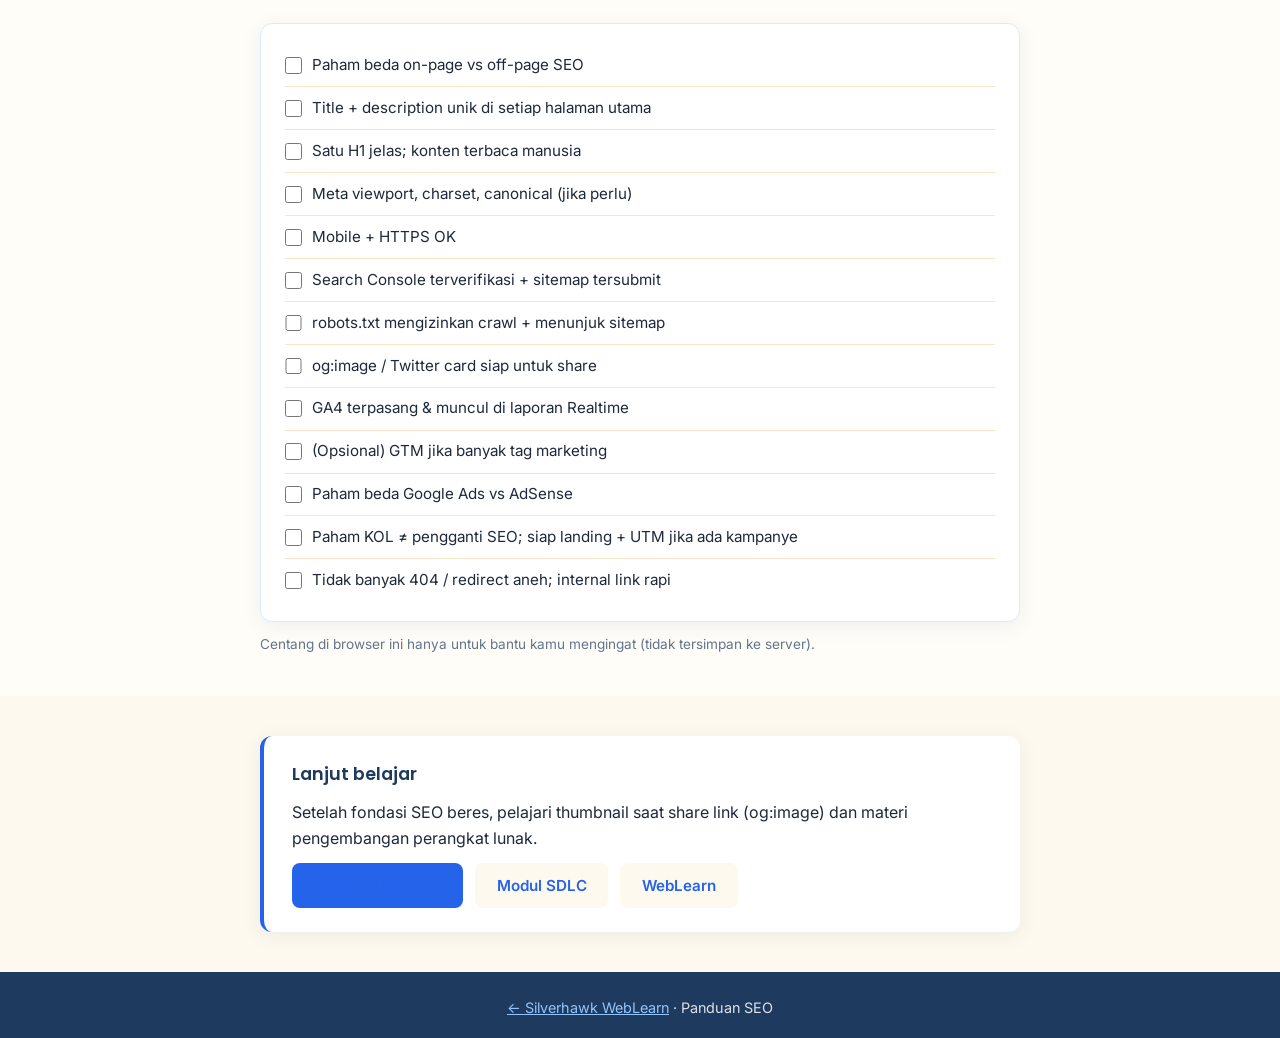
<file: seo.html>
<!DOCTYPE html>
<html lang="id">
<head>
  <meta charset="UTF-8" />
  <meta name="viewport" content="width=device-width, initial-scale=1.0" />
  <title>Panduan SEO — Silverhawk WebLearn</title>
  <meta name="description" content="Panduan lengkap step-by-step SEO: on-page, Google Search Console, sitemap, robots.txt, dan trik ranking di SERP. Cocok untuk website statis di web hosting." />
  <meta name="theme-color" content="#1e3a5f" />
  <link rel="icon" type="image/svg+xml" href="assets/favicon.svg" />
  <!-- Open Graph -->
  <link rel="stylesheet" href="css/sdlc-page.css" />
  <link rel="stylesheet" href="css/guide-page.css" />

  <link rel="canonical" href="https://weblearn.silverhawk.web.id/seo.html" />
  <meta property="og:type" content="website" />
  <meta property="og:site_name" content="Silverhawk WebLearn" />
  <meta property="og:title" content="Panduan SEO — Silverhawk WebLearn" />
  <meta property="og:description" content="Panduan lengkap step-by-step SEO: on-page, Google Search Console, sitemap, robots.txt, dan trik ranking di SERP. Cocok untuk website statis di web hosting." />
  <meta property="og:url" content="https://weblearn.silverhawk.web.id/seo.html" />
  <meta property="og:image" content="https://weblearn.silverhawk.web.id/assets/og-seo.png" />
  <meta property="og:image:width" content="1200" />
  <meta property="og:image:height" content="630" />
  <meta property="og:image:alt" content="Panduan SEO — Silverhawk WebLearn" />
  <meta property="og:locale" content="id_ID" />
  <meta name="twitter:card" content="summary_large_image" />
  <meta name="twitter:title" content="Panduan SEO — Silverhawk WebLearn" />
  <meta name="twitter:description" content="Panduan lengkap step-by-step SEO: on-page, Google Search Console, sitemap, robots.txt, dan trik ranking di SERP. Cocok untuk website statis di web hosting." />
  <meta name="twitter:image" content="https://weblearn.silverhawk.web.id/assets/og-seo.png" />
  <link rel="stylesheet" href="https://silverhawk.web.id/lock/lock.css">
</head>
<body data-shlock-mode="ultimate" data-shlock-brand="Silverhawk WebLearn" data-shlock-domain="weblearn.silverhawk.web.id,silverhawk.web.id,localhost,127.0.0.1">
  <nav class="navbar">
    <div class="nav-container">
      <a href="index.html" class="nav-logo">
        <span>🔎</span>
        <span>Panduan SEO</span>
        <small>WebLearn</small>
      </a>
      <button class="nav-toggle" id="navToggle" aria-label="Menu"><span></span><span></span><span></span></button>
      <ul class="nav-menu" id="navMenu">
        <li><a class="nav-link" href="#apa-itu">SEO</a></li>
        <li><a class="nav-link" href="#on-off">On/Off</a></li>
        <li><a class="nav-link" href="#on-page">On-page</a></li>
        <li><a class="nav-link" href="#meta-google">Meta</a></li>
        <li><a class="nav-link" href="#tools-google">Tools</a></li>
        <li><a class="nav-link" href="#analitik">Analitik</a></li>
        <li><a class="nav-link" href="#ads">Ads</a></li>
        <li><a class="nav-link" href="#kol">KOL</a></li>
        <li><a class="nav-link" href="#checklist">Checklist</a></li>
        <li><a class="nav-link home-link" href="index.html">← Beranda</a></li>
      </ul>
    </div>
  </nav>

  <header class="hero">
    <div class="container">
      <h1>Panduan <span class="highlight">SEO</span> untuk Website</h1>
      <p class="hero-subtitle">On-page, meta tag Google, Search Console, Analytics (GA4), Tag Manager, PageSpeed, Ads & AdSense, hingga dasar KOL. Step-by-step untuk pemula yang punya website sendiri (GitHub atau hosting berbayar).</p>
      <div class="hero-actions">
        <a href="#on-page" class="btn btn-primary">Mulai dari On-page</a>
        <a href="#indexing" class="btn btn-secondary">Agar Google mencatat situs</a>
      </div>
      <div class="hero-cards">
        <div class="stat-card"><div class="stat-number">10</div><div class="stat-label">Poin on-page</div></div>
        <div class="stat-card"><div class="stat-number">8</div><div class="stat-label">Langkah indexing</div></div>
        <div class="stat-card"><div class="stat-number">1</div><div class="stat-label">Sitemap contoh</div></div>
        <div class="stat-card"><div class="stat-number">✓</div><div class="stat-label">Checklist akhir</div></div>
      </div>
    </div>
  </header>

  <main>
    <section class="section" id="apa-itu">
      <div class="container guide-narrow">
        <div class="callout">
          <h3>Cara memakai halaman ini</h3>
          <ol>
            <li>Baca <strong>Apa itu SEO</strong> agar ekspektasi realistis.</li>
            <li>Terapkan <strong>On-page</strong> &amp; <strong>meta tag</strong> di HTML website milikmu.</li>
            <li>Daftarkan <strong>Search Console</strong>, pasang <strong>sitemap</strong> &amp; <strong>robots.txt</strong>.</li>
            <li>Pasang <strong>GA4</strong> (analitik); pelajari tools Google lain sesuai kebutuhan.</li>
            <li>Pahami beda <strong>Ads vs AdSense</strong> dan peran <strong>KOL</strong> (bukan pengganti SEO).</li>
            <li>Centang <strong>Checklist</strong> sebelum bilang “sudah beres”.</li>
          </ol>
        </div>

        
        <div class="note-box" style="margin-bottom:1.25rem">
          <strong>Penting untuk murid:</strong> Semua contoh domain dan path di halaman ini (<code>domain-kamu.com</code>, <code>tentang.html</code>, dll.) hanya <em>contoh</em>.
          Terapkan ke <strong>website milikmu sendiri</strong> — baik yang di repo GitHub maupun di hosting berbayar. Jangan menyalin mentah URL contoh ke meta tag tanpa diganti.
        </div>

        <div class="guide-block">
          <h2>Apa itu SEO?</h2>
          <p><strong>SEO (Search Engine Optimization)</strong> adalah praktik membuat halaman mudah dipahami mesin pencari dan relevan bagi manusia. Tujuannya bukan “menipu Google”, melainkan:</p>
          <ul>
            <li>Halaman <strong>bisa ditemukan</strong> (indexing),</li>
            <li>Isinya <strong>cocok</strong> dengan yang dicari orang (relevansi),</li>
            <li>Pengalaman pengguna <strong>layak</strong> (mobile, cepat, jelas).</li>
          </ul>
          <p>Untuk situs statis di web hosting, fondasinya sama dengan website lain: HTML rapi, konten berguna, sinyal teknis bersih.</p>
          <div class="note-box">
            <strong>Ekspektasi realistis:</strong> situs baru jarang langsung ranking #1 untuk kata kompetitif. Fokus dulu: terindeks → konten membantu → navigasi jelas. Posisi bagus mengikuti konsistensi, bukan satu trik semalam.
          </div>
        </div>
      </div>
    </section>


    <section class="section" id="on-off">
      <div class="container guide-narrow">
        <div class="section-header" style="text-align:left;margin-bottom:1.5rem">
          <h2>On-page SEO vs Off-page SEO</h2>
          <p style="margin:0;max-width:none;text-align:left">Dua sisi yang sering dicampuradukkan. Keduanya penting, tetapi yang kamu <em>kendalikan langsung di file website</em> biasanya on-page dulu.</p>
        </div>

        <div class="guide-block">
          <h3>On-page SEO</h3>
          <p>Semua optimasi <strong>di dalam halaman / situs yang kamu kelola</strong>:</p>
          <ul>
            <li>Title, meta description, heading (H1–H3)</li>
            <li>Konten relevan, struktur URL, internal link</li>
            <li>Alt gambar, kecepatan, mobile-friendly, HTTPS</li>
            <li>Canonical, robots meta, sitemap, data terstruktur (jika ada)</li>
          </ul>
          <p>Ini yang paling relevan untuk murid pembuat web: hasilnya langsung terlihat di kode HTML/CSS/JS dan file di hosting.</p>
        </div>

        <div class="guide-block">
          <h3>Off-page SEO</h3>
          <p>Sinyal <strong>dari luar website</strong> yang memengaruhi kepercayaan &amp; otoritas di mata mesin pencari:</p>
          <ul>
            <li><strong>Backlink</strong> — situs lain menautkan ke website kamu (secara alami, dari konten berguna, guest post, direktori berkualitas, liputan, dll.)</li>
            <li>Mention merek, ulasan, profil bisnis (mis. Google Business Profile)</li>
            <li>Share sosial &amp; kampanye (membantu awareness; efek ranking tidak sama dengan backlink berkualitas)</li>
            <li>KOL/influencer yang mengarahkan trafik (ukur dengan UTM + Analytics; bukan “obat ranking” instan)</li>
          </ul>
          <p>Off-page <strong>tidak</strong> diganti hanya dengan menjejalkan keyword di HTML. Hindari beli backlink massal / skema spam — berisiko penalti.</p>
        </div>

        <div class="guide-block">
          <h3>Perbandingan cepat</h3>
          <div class="table-wrap">
          <table class="md-table" style="width:100%;border-collapse:collapse;font-size:0.9rem">
            <tr style="background:var(--blue-50)"><th style="padding:0.55rem;text-align:left">Aspek</th><th style="padding:0.55rem;text-align:left">On-page</th><th style="padding:0.55rem;text-align:left">Off-page</th></tr>
            <tr><td style="padding:0.5rem;border-top:1px solid #e8e0d0">Lokasi</td><td style="padding:0.5rem;border-top:1px solid #e8e0d0">Di situs kamu</td><td style="padding:0.5rem;border-top:1px solid #e8e0d0">Di luar situs</td></tr>
            <tr><td style="padding:0.5rem;border-top:1px solid #e8e0d0">Kontrol</td><td style="padding:0.5rem;border-top:1px solid #e8e0d0">Tinggi (edit kode/konten)</td><td style="padding:0.5rem;border-top:1px solid #e8e0d0">Sebagian (perlu orang/situs lain)</td></tr>
            <tr><td style="padding:0.5rem;border-top:1px solid #e8e0d0">Contoh</td><td style="padding:0.5rem;border-top:1px solid #e8e0d0">Title, H1, kecepatan</td><td style="padding:0.5rem;border-top:1px solid #e8e0d0">Backlink, ulasan, mention</td></tr>
            <tr><td style="padding:0.5rem;border-top:1px solid #e8e0d0">Prioritas pemula</td><td style="padding:0.5rem;border-top:1px solid #e8e0d0">Kerjakan dulu sampai rapi</td><td style="padding:0.5rem;border-top:1px solid #e8e0d0">Bangun bertahap dengan konten &amp; jejaring</td></tr>
          </table>
          </div>
        </div>

        <div class="note-box">
          <strong>Praktik disarankan:</strong> kuasai on-page + Search Console + Analytics dulu. Off-page mengikuti ketika konten sudah layak ditautkan orang lain.
        </div>
      </div>
    </section>

    <section class="section section-alt" id="on-page">
      <div class="container guide-narrow">
        <div class="section-header" style="text-align:left;margin-bottom:1.5rem">
          <h2>A. On-page SEO (yang kamu kontrol di kode)</h2>
          <p style="margin:0;max-width:none;text-align:left">Kerjakan ini di setiap halaman penting (<code>index.html</code>, <code>sdlc.html</code>, halaman panduan, dll.).</p>
        </div>

        <div class="step-list">
          <article class="step-card">
            <div class="step-num">1</div>
            <div class="step-body">
              <h3>Title unik per halaman</h3>
              <p>Tag <code>&lt;title&gt;</code> di <code>&lt;head&gt;</code>. Ideal ±50–60 karakter, ada topik utama + brand.</p>
              <pre class="code-block">&lt;title&gt;Jasa Desain Web Bandung — Nama Brand Kamu&lt;/title&gt;</pre>
            </div>
          </article>

          <article class="step-card">
            <div class="step-num">2</div>
            <div class="step-body">
              <h3>Meta description</h3>
              <p>±140–160 karakter. Ringkas, menarik, bukan spam kata kunci. Bisa jadi cuplikan di hasil pencarian.</p>
              <pre class="code-block">&lt;meta name="description" content="Menerima jasa pembuatan website profil sekolah dan UMKM. Konsultasi gratis."&gt;</pre>
            </div>
          </article>

          <article class="step-card">
            <div class="step-num">3</div>
            <div class="step-body">
              <h3>Heading terstruktur</h3>
              <p>Satu <strong>H1</strong> per halaman. H2/H3 mengikuti outline isi. Jangan loncat H1 → H4 tanpa alasan. Heading untuk struktur, bukan sekadar “teks besar”.</p>
            </div>
          </article>

          <article class="step-card">
            <div class="step-num">4</div>
            <div class="step-body">
              <h3>URL ramah</h3>
              <p>Pendek, huruf kecil, pakai tanda hubung. Contoh baik: <code>/seo.html</code>, <code>/sdlc.html</code>. Hindari parameter rumit jika tidak perlu.</p>
            </div>
          </article>

          <article class="step-card">
            <div class="step-num">5</div>
            <div class="step-body">
              <h3>Teks tautan deskriptif</h3>
              <p>Hindari “klik di sini”. Lebih baik: “Panduan SEO lengkap” atau “Modul belajar SDLC”.</p>
            </div>
          </article>

          <article class="step-card">
            <div class="step-num">6</div>
            <div class="step-body">
              <h3>Alt pada gambar</h3>
              <p>Jelaskan isi gambar. Membantu aksesibilitas dan memberi konteks ke mesin pencari.</p>
              <pre class="code-block">&lt;img src="assets/diagram-seo.png" alt="Diagram alur indexing Google Search Console"&gt;</pre>
            </div>
          </article>

          <article class="step-card">
            <div class="step-num">7</div>
            <div class="step-body">
              <h3>Konten orisinal yang menjawab pertanyaan</h3>
              <p>Panjang tidak wajib. Yang penting berguna, bisa diikuti, dan tidak menjiplak mentah. Perbarui jika informasi sudah usang.</p>
            </div>
          </article>

          <article class="step-card">
            <div class="step-num">8</div>
            <div class="step-body">
              <h3>Mobile-friendly</h3>
              <p>Wajib ada viewport meta + layout responsif. Google mengutamakan <em>mobile-first indexing</em>.</p>
              <pre class="code-block">&lt;meta name="viewport" content="width=device-width, initial-scale=1.0"&gt;</pre>
            </div>
          </article>

          <article class="step-card">
            <div class="step-num">9</div>
            <div class="step-body">
              <h3>HTTPS</h3>
              <p>Pastikan web hosting Anda memakai HTTPS (SSL/TLS aktif). Hampir semua hosting modern menyediakan sertifikat gratis (misalnya Let's Encrypt).</p>
            </div>
          </article>

          <article class="step-card">
            <div class="step-num">10</div>
            <div class="step-body">
              <h3>Open Graph (og:image)</h3>
              <p>Tidak langsung menaikkan ranking, tetapi meningkatkan CTR saat link dibagikan ke WA/sosmed. Siapkan gambar 1200×630 dan URL absolut di meta <code>og:image</code>. (Panduan detail og:image bisa menyusul di halaman terpisah.)</p>
            </div>
          </article>
        </div>
      </div>
    </section>

    <section class="section" id="indexing">
      <div class="container guide-narrow">
        <div class="section-header" style="text-align:left;margin-bottom:1.5rem">
          <h2>B. Agar Google mencatat situs (indexing)</h2>
          <p style="margin:0;max-width:none;text-align:left">Tanpa langkah ini, website bisa “hidup” tapi belum tentu muncul di pencarian.</p>
        </div>

        <div class="step-list">
          <article class="step-card">
            <div class="step-num">1</div>
            <div class="step-body">
              <h3>Pastikan situs live di URL publik</h3>
              <p>Bukan localhost. Contoh: <code>https://www.domain-kamu.com/</code> atau <code>https://username.github.io/nama-repo/</code>.</p>
            </div>
          </article>
          <article class="step-card">
            <div class="step-num">2</div>
            <div class="step-body">
              <h3>Buka Google Search Console</h3>
              <p>Kunjungi <a href="https://search.google.com/search-console" target="_blank" rel="noopener">search.google.com/search-console</a> dan login dengan akun Google.</p>
            </div>
          </article>
          <article class="step-card">
            <div class="step-num">3</div>
            <div class="step-body">
              <h3>Tambah property</h3>
              <p>Pilih <strong>URL prefix</strong> (lebih sederhana untuk pemula), mis. <code>https://www.domain-kamu.com/</code>, atau opsi <strong>Domain</strong> jika ingin mencakup semua subdomain.</p>
            </div>
          </article>
          <article class="step-card">
            <div class="step-num">4</div>
            <div class="step-body">
              <h3>Verifikasi kepemilikan</h3>
              <p>Pilih metode verifikasi yang paling mudah untuk web hosting Anda:</p>
              <ul>
                <li><strong>HTML file</strong> — unduh file verifikasi, taruh di root repo, commit &amp; push, lalu klik Verify.</li>
                <li><strong>Meta tag</strong> — tempel di <code>&lt;head&gt;</code> <code>index.html</code>, deploy, Verify.</li>
                <li><strong>DNS TXT</strong> — jika kamu kelola DNS domain custom.</li>
              </ul>
            </div>
          </article>
          <article class="step-card">
            <div class="step-num">5</div>
            <div class="step-body">
              <h3>Buat dan submit sitemap</h3>
              <p>Lihat bagian <a href="#sitemap">Sitemap &amp; robots.txt</a> di bawah. Di Search Console: menu <strong>Sitemaps</strong> → masukkan <code>sitemap.xml</code> → Submit.</p>
            </div>
          </article>
          <article class="step-card">
            <div class="step-num">6</div>
            <div class="step-body">
              <h3>URL Inspection</h3>
              <p>Tempel URL beranda / halaman penting → <strong>Request indexing</strong>. Jangan spam request untuk ratusan URL sekaligus.</p>
            </div>
          </article>
          <article class="step-card">
            <div class="step-num">7</div>
            <div class="step-body">
              <h3>Tunggu dan pantau</h3>
              <p>Beberapa hari hingga beberapa minggu. Cek laporan Pages / Indexing. Status “Discovered / Crawled / Indexed” akan berubah bertahap.</p>
            </div>
          </article>
          <article class="step-card">
            <div class="step-num">8</div>
            <div class="step-body">
              <h3>Perbaiki error yang muncul</h3>
              <p>404, redirect salah, atau halaman diblokir robots — perbaiki di repo, deploy ulang, lalu minta index lagi jika perlu.</p>
            </div>
          </article>
        </div>
      </div>
    </section>

    <section class="section section-alt" id="sitemap">
      <div class="container guide-narrow">
        <div class="section-header" style="text-align:left;margin-bottom:1.5rem">
          <h2>C. Sitemap.xml &amp; robots.txt</h2>
          <p style="margin:0;max-width:none;text-align:left">File diletakkan di <strong>root</strong> situs (satu level dengan <code>index.html</code>).</p>
        </div>

        <div class="guide-block">
          <h3>Contoh sitemap.xml</h3>
          <pre class="code-block">&lt;?xml version="1.0" encoding="UTF-8"?&gt;
&lt;urlset xmlns="http://www.sitemaps.org/schemas/sitemap/0.9"&gt;
  &lt;url&gt;
    &lt;loc&gt;https://www.domain-kamu.com/&lt;/loc&gt;
  &lt;/url&gt;
  &lt;url&gt;
    &lt;loc&gt;https://www.domain-kamu.com/tentang.html&lt;/loc&gt;
  &lt;/url&gt;
  &lt;url&gt;
    &lt;loc&gt;https://www.domain-kamu.com/kontak.html&lt;/loc&gt;
  &lt;/url&gt;
&lt;/urlset&gt;</pre>
          <p>Tambahkan URL lain yang ingin diutamakan (halaman panduan, artikel penting). Jangan masukkan URL yang noindex atau duplikat sia-sia.</p>
        </div>

        <div class="guide-block">
          <h3>Contoh robots.txt</h3>
          <pre class="code-block">User-agent: *
Allow: /

Sitemap: https://www.domain-kamu.com/sitemap.xml</pre>
          <p>Jangan <code>Disallow: /</code> jika kamu ingin situs bisa di-crawl. Hanya blokir folder yang memang privat (jarang diperlukan di situs publik).</p>
        </div>

        <div class="note-box">
          Setelah membuat <code>sitemap.xml</code> dan <code>robots.txt</code>, unggah keduanya ke <strong>root</strong> website kamu (satu folder dengan <code>index.html</code>). Ganti semua URL contoh dengan alamat website milikmu.
        </div>
      </div>
    </section>

    <section class="section" id="serp">
      <div class="container guide-narrow">
        <div class="section-header" style="text-align:left;margin-bottom:1.5rem">
          <h2>D. Trik &amp; kebiasaan yang membantu di SERP</h2>
        </div>
        <div class="guide-block">
          <ul class="check-ul">
            <li><strong>Intent pencarian</strong> — sesuaikan judul &amp; isi dengan yang dicari orang (tutorial, definisi, checklist), bukan menjejalkan keyword.</li>
            <li><strong>E-E-A-T praktis</strong> — tunjukkan pengalaman: langkah yang bisa diikuti, contoh nyata, brand konsisten (nama website / nama panggilan profesimu).</li>
            <li><strong>Internal link</strong> — dari beranda ke SEO/SDLC, antar panduan saling taut. Bantu Google pahami struktur situs.</li>
            <li><strong>Kecepatan</strong> — kompres gambar, JS tidak berlebihan. Pengalaman cepat tetap penting.</li>
            <li><strong>Hindari konten tipis / duplikat</strong> — rangkum dengan kata-katamu + contoh proyekmu.</li>
            <li><strong>Backlink alami</strong> — bagikan ke kelas, komunitas, repo; jangan beli link massal.</li>
            <li><strong>Pantau Search Console</strong> — lihat query yang dapat impression, lalu perkuat halaman itu.</li>
          </ul>
        </div>
      </div>
    </section>


    <section class="section section-alt" id="meta-google">
      <div class="container guide-narrow">
        <div class="section-header" style="text-align:left;margin-bottom:1.5rem">
          <h2>F. Meta tag yang sering dipakai (termasuk “Google meta”)</h2>
          <p style="margin:0;max-width:none;text-align:left">Semua diletakkan di dalam <code>&lt;head&gt;</code> halaman. Ganti nilai contoh dengan milik website kamu.</p>
        </div>

        <div class="guide-block">
          <h3>1. Dasar yang hampir selalu ada</h3>
          <pre class="code-block">&lt;meta charset="UTF-8"&gt;
&lt;meta name="viewport" content="width=device-width, initial-scale=1.0"&gt;
&lt;title&gt;Judul Halaman — Nama Brand Kamu&lt;/title&gt;
&lt;meta name="description" content="Ringkasan 1–2 kalimat tentang halaman ini."&gt;
&lt;link rel="canonical" href="https://www.domain-kamu.com/halaman-ini.html"&gt;</pre>
          <p><code>canonical</code> memberitahu Google URL “resmi” halaman jika ada duplikat (www vs non-www, parameter, dll.).</p>
        </div>

        <div class="guide-block">
          <h3>2. Robots (mengizinkan / membatasi indeks)</h3>
          <pre class="code-block">&lt;!-- Izinkan diindeks & diikuti tautannya (default) --&gt;
&lt;meta name="robots" content="index, follow"&gt;

&lt;!-- Halaman privat / draft: jangan tampil di pencarian --&gt;
&lt;meta name="robots" content="noindex, nofollow"&gt;</pre>
          <p>Pakai <code>noindex</code> untuk halaman terima kasih, login, atau staging — jangan di beranda publik.</p>
        </div>

        <div class="guide-block">
          <h3>3. Verifikasi Search Console (meta tag Google)</h3>
          <p>Saat mendaftarkan situs di Search Console, salah satu metode verifikasi adalah menempel meta seperti ini (kode unik dari Google, <strong>milik akunmu</strong>):</p>
          <pre class="code-block">&lt;meta name="google-site-verification" content="KODE_UNIK_DARI_GOOGLE"&gt;</pre>
          <p>Hanya tempel di <code>index.html</code> (atau halaman yang diminta), deploy, lalu klik Verify. Jangan memakai kode verifikasi orang lain.</p>
        </div>

        <div class="guide-block">
          <h3>4. Open Graph &amp; Twitter (share ke WA / sosmed)</h3>
          <pre class="code-block">&lt;meta property="og:title" content="Judul saat dibagikan"&gt;
&lt;meta property="og:description" content="Cuplikan singkat"&gt;
&lt;meta property="og:type" content="website"&gt;
&lt;meta property="og:url" content="https://www.domain-kamu.com/"&gt;
&lt;meta property="og:image" content="https://www.domain-kamu.com/assets/og-image.png"&gt;
&lt;meta name="twitter:card" content="summary_large_image"&gt;
&lt;meta name="twitter:image" content="https://www.domain-kamu.com/assets/og-image.png"&gt;</pre>
          <p>URL gambar harus <strong>absolut</strong> (https://…), disarankan 1200×630 px.</p>
        </div>

        <div class="guide-block">
          <h3>5. Tema warna browser (opsional)</h3>
          <pre class="code-block">&lt;meta name="theme-color" content="#1e3a5f"&gt;</pre>
        </div>

        <div class="note-box">
          <strong>Bukan meta tag, tapi sering disandingkan:</strong> file <code>robots.txt</code> dan <code>sitemap.xml</code> di root hosting (sudah dibahas di bagian Sitemap). Keduanya saling melengkapi meta di HTML.
        </div>
      </div>
    </section>

    <section class="section" id="tools-google">
      <div class="container guide-narrow">
        <div class="section-header" style="text-align:left;margin-bottom:1.5rem">
          <h2>G. Tools Google yang perlu dikenal pembuat web</h2>
          <p style="margin:0;max-width:none;text-align:left">Tidak semua wajib di hari pertama. Prioritaskan Search Console + Analytics; lainnya menyusul.</p>
        </div>

        <div class="step-list">
          <article class="step-card">
            <div class="step-num">1</div>
            <div class="step-body">
              <h3>Google Search Console (wajib untuk SEO)</h3>
              <p>Melihat apakah situs terindeks, ada error crawl, query apa yang memunculkan situsmu, dan submit sitemap. Gratis. Sudah diuraikan di bagian Indexing.</p>
              <p>Mulai di: <a href="https://search.google.com/search-console" target="_blank" rel="noopener">search.google.com/search-console</a></p>
            </div>
          </article>
          <article class="step-card">
            <div class="step-num">2</div>
            <div class="step-body">
              <h3>Google Analytics 4 (GA4) — analitik pengunjung</h3>
              <p>Mengukur berapa orang datang, dari mana (Google, langsung, sosmed), halaman mana yang dibaca, dan peristiwa penting (klik tombol, kirim form). Lihat bagian <a href="#analitik">Analitik</a> untuk langkah pasang.</p>
              <p>Mulai di: <a href="https://analytics.google.com/" target="_blank" rel="noopener">analytics.google.com</a></p>
            </div>
          </article>
          <article class="step-card">
            <div class="step-num">3</div>
            <div class="step-body">
              <h3>Google Tag Manager (GTM) — opsional, sangat berguna nanti</h3>
              <p>“Kotak satu skrip” di website: dari panel GTM kamu bisa menambah GA4, pixel, atau event tanpa sering mengedit HTML. Cocok jika banyak tag marketing.</p>
              <p>Mulai di: <a href="https://tagmanager.google.com/" target="_blank" rel="noopener">tagmanager.google.com</a></p>
            </div>
          </article>
          <article class="step-card">
            <div class="step-num">4</div>
            <div class="step-body">
              <h3>PageSpeed Insights</h3>
              <p>Menilai kecepatan &amp; saran perbaikan (gambar besar, JS berat, dll.). Memengaruhi pengalaman pengguna; bukan “satu-satunya” faktor ranking, tapi penting.</p>
              <p><a href="https://pagespeed.web.dev/" target="_blank" rel="noopener">pagespeed.web.dev</a> — tempel URL website kamu.</p>
            </div>
          </article>
          <article class="step-card">
            <div class="step-num">5</div>
            <div class="step-body">
              <h3>Rich Results / pengujian cuplikan</h3>
              <p>Jika nanti memakai data terstruktur (JSON-LD untuk artikel, FAQ, produk), uji agar Google bisa menampilkan hasil yang lebih kaya.</p>
              <p><a href="https://search.google.com/test/rich-results" target="_blank" rel="noopener">Rich Results Test</a></p>
            </div>
          </article>
          <article class="step-card">
            <div class="step-num">6</div>
            <div class="step-body">
              <h3>Google Business Profile (jika usaha lokal)</h3>
              <p>Untuk warung, studio, jasa di kota tertentu: profil bisnis di Google Maps/Search membantu “SEO lokal” (nama, alamat, jam, ulasan). Bukan pengganti website, melainkan pelengkap.</p>
            </div>
          </article>
        </div>
      </div>
    </section>

    <section class="section section-alt" id="analitik">
      <div class="container guide-narrow">
        <div class="section-header" style="text-align:left;margin-bottom:1.5rem">
          <h2>H. Analitik: memasang Google Analytics 4 (step-by-step)</h2>
        </div>

        <div class="step-list">
          <article class="step-card">
            <div class="step-num">1</div>
            <div class="step-body">
              <h3>Buat akun &amp; property GA4</h3>
              <p>Login <a href="https://analytics.google.com/" target="_blank" rel="noopener">analytics.google.com</a> → Admin → buat Account (mis. nama brand/usahamu) → buat Property (satu website = satu property umumnya) → platform Web → isi URL website kamu.</p>
            </div>
          </article>
          <article class="step-card">
            <div class="step-num">2</div>
            <div class="step-body">
              <h3>Ambil Measurement ID</h3>
              <p>Bentuknya seperti <code>G-XXXXXXXXXX</code>. Ini identitas properti GA4 milikmu — jangan tertukar dengan milik klien lain.</p>
            </div>
          </article>
          <article class="step-card">
            <div class="step-num">3</div>
            <div class="step-body">
              <h3>Pasang di website (cara langsung di HTML)</h3>
              <p>Tempel cuplikan resmi dari Google di <code>&lt;head&gt;</code> setiap halaman yang ingin diukur (atau di layout bersama). Contoh pola (ganti ID):</p>
              <pre class="code-block">&lt;script async src="https://www.googletagmanager.com/gtag/js?id=G-XXXXXXXXXX"&gt;&lt;/script&gt;
&lt;script&gt;
  window.dataLayer = window.dataLayer || [];
  function gtag(){dataLayer.push(arguments);}
  gtag('js', new Date());
  gtag('config', 'G-XXXXXXXXXX');
&lt;/script&gt;</pre>
              <p>Setelah deploy, buka website kamu → di GA4 cek laporan <strong>Realtime</strong>. Jika muncul pengunjung, pemasangan berhasil.</p>
            </div>
          </article>
          <article class="step-card">
            <div class="step-num">4</div>
            <div class="step-body">
              <h3>Alternatif: lewat Google Tag Manager</h3>
              <p>Pasang hanya container GTM di HTML, lalu di panel GTM buat tag GA4 Configuration dengan Measurement ID yang sama. Lebih rapi jika nanti menambah banyak tag.</p>
            </div>
          </article>
          <article class="step-card">
            <div class="step-num">5</div>
            <div class="step-body">
              <h3>Apa yang perlu dipantau (pemula)</h3>
              <ul>
                <li>Berapa sesi / pengguna per minggu</li>
                <li>Halaman paling banyak dilihat</li>
                <li>Sumber trafik (Organic Search, Direct, Social, Referral)</li>
                <li>Apakah form kontak / tombol WA diklik (event — bisa ditambah belakangan)</li>
              </ul>
            </div>
          </article>
        </div>

        <div class="note-box">
          <strong>Privasi:</strong> jika target pengunjung di wilayah dengan aturan cookie ketat, pelajari kebijakan privasi &amp; consent. Untuk tugas sekolah di Indonesia, tetap jujur di halaman privasi bahwa situs memakai analitik.
        </div>

        <div class="guide-block" style="margin-top:1.25rem">
          <h3>Hubungkan GA4 ↔ Search Console (disarankan)</h3>
          <p>Di Search Console / GA4 ada opsi menautkan keduanya agar data query pencarian dan perilaku di situs bisa saling melengkapi. Lakukan setelah kedua properti aktif di domain yang sama.</p>
        </div>
      </div>
    </section>

    <section class="section" id="ads">
      <div class="container guide-narrow">
        <div class="section-header" style="text-align:left;margin-bottom:1.5rem">
          <h2>I. Google Ads (dulu “AdWords”) &amp; Google AdSense</h2>
          <p style="margin:0;max-width:none;text-align:left">Keduanya produk Google, tetapi <strong>tujuan berbeda</strong>. Jangan tertukar.</p>
        </div>

        <div class="guide-block">
          <h3>Google Ads — kamu bayar agar iklan tampil</h3>
          <p>Dipakai untuk mempromosikan website, produk, atau jasa. Kamu mengatur kata kunci / audiens, menulis iklan, dan membayar per klik atau per tayangan (tergantung jenis kampanye).</p>
          <ul>
            <li><strong>Search ads:</strong> muncul di hasil pencarian Google.</li>
            <li><strong>Display / YouTube:</strong> muncul di situs partner atau video.</li>
          </ul>
          <p><strong>Kaitan dengan SEO:</strong> Ads memberi trafik cepat selama berbayar; SEO organik membangun visibilitas jangka panjang tanpa bayar per klik. Banyak bisnis memakai keduanya.</p>
          <p>Belajar resmi: <a href="https://ads.google.com/" target="_blank" rel="noopener">ads.google.com</a> — mulai dari kampanye kecil, pantau biaya, jangan biarkan kartu tertaut tanpa batas harian.</p>
          <div class="note-box">
            Untuk murid: pahami konsep dulu (kata kunci, quality score, landing page relevan). Tidak wajib memasang iklan berbayar untuk “jago SEO”.
          </div>
        </div>

        <div class="guide-block">
          <h3>Google AdSense — kamu dapat bayaran dari iklan di situsmu</h3>
          <p>Google menampilkan iklan di halaman website kamu; kamu mendapat bagi hasil jika pengunjung melihat/mengklik sesuai kebijakan. Cocok untuk blog/konten yang sudah punya pengunjung, bukan situs kosong.</p>
          <p><strong>Syarat praktis (gambaran umum):</strong></p>
          <ul>
            <li>Konten orisinal &amp; cukup banyak</li>
            <li>Navigasi jelas, bukan hanya satu halaman tipis</li>
            <li>Mematuhi kebijakan AdSense (konten terlarang, klik sendiri, dll.)</li>
            <li>Domain &amp; trafik yang “sehat”</li>
          </ul>
          <p>Pendaftaran: <a href="https://www.google.com/adsense/" target="_blank" rel="noopener">google.com/adsense</a>. Setelah disetujui, kamu mendapat cuplikan kode iklan untuk ditempel di layout.</p>
          <div class="note-box">
            AdSense <em>bukan</em> syarat SEO. SEO yang baik membantu pengunjung datang; AdSense memonetisasi pengunjung itu. Situs baru sering ditolak jika konten masih minim — fokus dulu ke kualitas halaman.
          </div>
        </div>

        <div class="guide-block">
          <h3>Tabel ringkas</h3>
          <table class="md-table" style="width:100%;border-collapse:collapse;font-size:0.9rem">
            <tr style="background:var(--blue-50)"><th style="padding:0.5rem;text-align:left">Produk</th><th style="padding:0.5rem;text-align:left">Kamu…</th><th style="padding:0.5rem;text-align:left">Tujuan</th></tr>
            <tr><td style="padding:0.5rem;border-top:1px solid #eee">Google Ads</td><td style="padding:0.5rem;border-top:1px solid #eee">Membayar</td><td style="padding:0.5rem;border-top:1px solid #eee">Membawa orang ke website / WA / toko</td></tr>
            <tr><td style="padding:0.5rem;border-top:1px solid #eee">Google AdSense</td><td style="padding:0.5rem;border-top:1px solid #eee">Dibayar (bagi hasil)</td><td style="padding:0.5rem;border-top:1px solid #eee">Iklan tampil di website kamu</td></tr>
            <tr><td style="padding:0.5rem;border-top:1px solid #eee">SEO + konten</td><td style="padding:0.5rem;border-top:1px solid #eee">Membangun</td><td style="padding:0.5rem;border-top:1px solid #eee">Trafik organik jangka panjang</td></tr>
          </table>
        </div>
      </div>
    </section>

    <section class="section section-alt" id="kol">
      <div class="container guide-narrow">
        <div class="section-header" style="text-align:left;margin-bottom:1.5rem">
          <h2>J. KOL &amp; dunia digital di sekitar SEO</h2>
          <p style="margin:0;max-width:none;text-align:left">Pembuat web sering diminta “bantu online” — bukan hanya coding, tapi memahami cara orang menemukan merek.</p>
        </div>

        <div class="guide-block">
          <h3>Apa itu KOL?</h3>
          <p><strong>KOL (Key Opinion Leader)</strong> adalah tokoh atau kreator yang opininya dipercaya audiens (influencer di Instagram, TikTok, YouTube, blogger, dll.). Brand bekerja sama agar produk/jasa dibicarakan ke pengikut KOL.</p>
          <p><strong>Bukan pengganti SEO</strong>, melainkan saluran awareness &amp; kepercayaan. Alur yang sehat:</p>
          <ol>
            <li>KOL mengarahkan orang ke website / form / WA.</li>
            <li>Website harus cepat, jelas, mobile-friendly (on-page SEO + UX).</li>
            <li>Analitik (GA4) mengukur apakah kunjungan dari kampanye benar-benar datang dan berapa yang jadi leads.</li>
          </ol>
        </div>

        <div class="guide-block">
          <h3>Peran pembuat web saat klien pakai KOL</h3>
          <ul class="check-ul">
            <li>Siapkan <strong>landing page</strong> khusus kampanye (URL jelas, CTA jelas).</li>
            <li>Pakai parameter UTM di tautan (mis. <code>?utm_source=instagram&amp;utm_medium=kol&amp;utm_campaign=nama-kampanye</code>) agar di GA4 terlihat sumber trafik.</li>
            <li>Pastikan <strong>og:image</strong> menarik jika tautan dibagikan.</li>
            <li>Jangan menjanjikan ranking Google dari “sewa KOL saja” — itu kanal berbeda.</li>
          </ul>
        </div>

        <div class="guide-block">
          <h3>Istilah lain yang sering muncul bareng SEO</h3>
          <ul>
            <li><strong>SEM</strong> — Search Engine Marketing; sering merujuk iklan berbayar di mesin pencari (Google Ads).</li>
            <li><strong>SEA</strong> — Search Engine Advertising; bagian berbayar dari SEM.</li>
            <li><strong>Content marketing</strong> — artikel, video, panduan yang menarik backlink &amp; query organik.</li>
            <li><strong>CTR</strong> — Click-Through Rate; rasio orang yang mengklik dari tayangan (iklan atau hasil organik).</li>
            <li><strong>Conversion</strong> — aksi yang diinginkan: isi form, klik WA, beli.</li>
          </ul>
        </div>

        <div class="note-box">
          Target “jago SEO” untuk pembuat web: mampu membuat situs yang siap diindeks, terukur di Analytics, jujur soal batas SEO vs iklan vs KOL, dan bisa menjelaskan itu ke klien atau guru dengan bahasa sederhana.
        </div>
      </div>
    </section>


    <section class="section section-alt" id="checklist">
      <div class="container guide-narrow">
        <div class="section-header" style="text-align:left;margin-bottom:1.5rem">
          <h2>E. Checklist: “Sudah SEO belum?”</h2>
        </div>
        <div class="checklist-box">
          <label class="check-item"><input type="checkbox" /> Paham beda on-page vs off-page SEO</label>
          <label class="check-item"><input type="checkbox" /> Title + description unik di setiap halaman utama</label>
          <label class="check-item"><input type="checkbox" /> Satu H1 jelas; konten terbaca manusia</label>
          <label class="check-item"><input type="checkbox" /> Meta viewport, charset, canonical (jika perlu)</label>
          <label class="check-item"><input type="checkbox" /> Mobile + HTTPS OK</label>
          <label class="check-item"><input type="checkbox" /> Search Console terverifikasi + sitemap tersubmit</label>
          <label class="check-item"><input type="checkbox" /> robots.txt mengizinkan crawl + menunjuk sitemap</label>
          <label class="check-item"><input type="checkbox" /> og:image / Twitter card siap untuk share</label>
          <label class="check-item"><input type="checkbox" /> GA4 terpasang &amp; muncul di laporan Realtime</label>
          <label class="check-item"><input type="checkbox" /> (Opsional) GTM jika banyak tag marketing</label>
          <label class="check-item"><input type="checkbox" /> Paham beda Google Ads vs AdSense</label>
          <label class="check-item"><input type="checkbox" /> Paham KOL ≠ pengganti SEO; siap landing + UTM jika ada kampanye</label>
          <label class="check-item"><input type="checkbox" /> Tidak banyak 404 / redirect aneh; internal link rapi</label>
        </div>
        <p class="muted-foot">Centang di browser ini hanya untuk bantu kamu mengingat (tidak tersimpan ke server).</p>
      </div>
    </section>

    <section class="section">
      <div class="container guide-narrow">
        <div class="callout">
          <h3>Lanjut belajar</h3>
          <p style="margin-bottom:0.75rem">Setelah fondasi SEO beres, pelajari thumbnail saat share link (og:image) dan materi pengembangan perangkat lunak.</p>
          <div class="hero-actions" style="margin:0">
            <a href="index.html#materi" class="btn btn-primary">Materi di beranda</a>
            <a href="sdlc.html" class="btn btn-secondary">Modul SDLC</a>
            <a href="index.html" class="btn btn-secondary">WebLearn</a>
          </div>
        </div>
      </div>
    </section>
  </main>

  <footer class="site-footer">
    <p><a href="index.html">← Silverhawk WebLearn</a> · Panduan SEO</p>
  </footer>

  <script>
    (function () {
      var toggle = document.getElementById("navToggle");
      var menu = document.getElementById("navMenu");
      if (toggle && menu) {
        toggle.addEventListener("click", function () {
          menu.classList.toggle("open");
        });
      }
      document.querySelectorAll(".nav-link").forEach(function (a) {
        a.addEventListener("click", function () {
          if (menu) menu.classList.remove("open");
        });
      });
    })();
  </script>

  <script src="js/code-copy.js"></script>
<script src="https://silverhawk.web.id/lock/lock.js"></script>
<script src="js/shlock-allow-copy.js"></script>
</body>
</html>
</file>
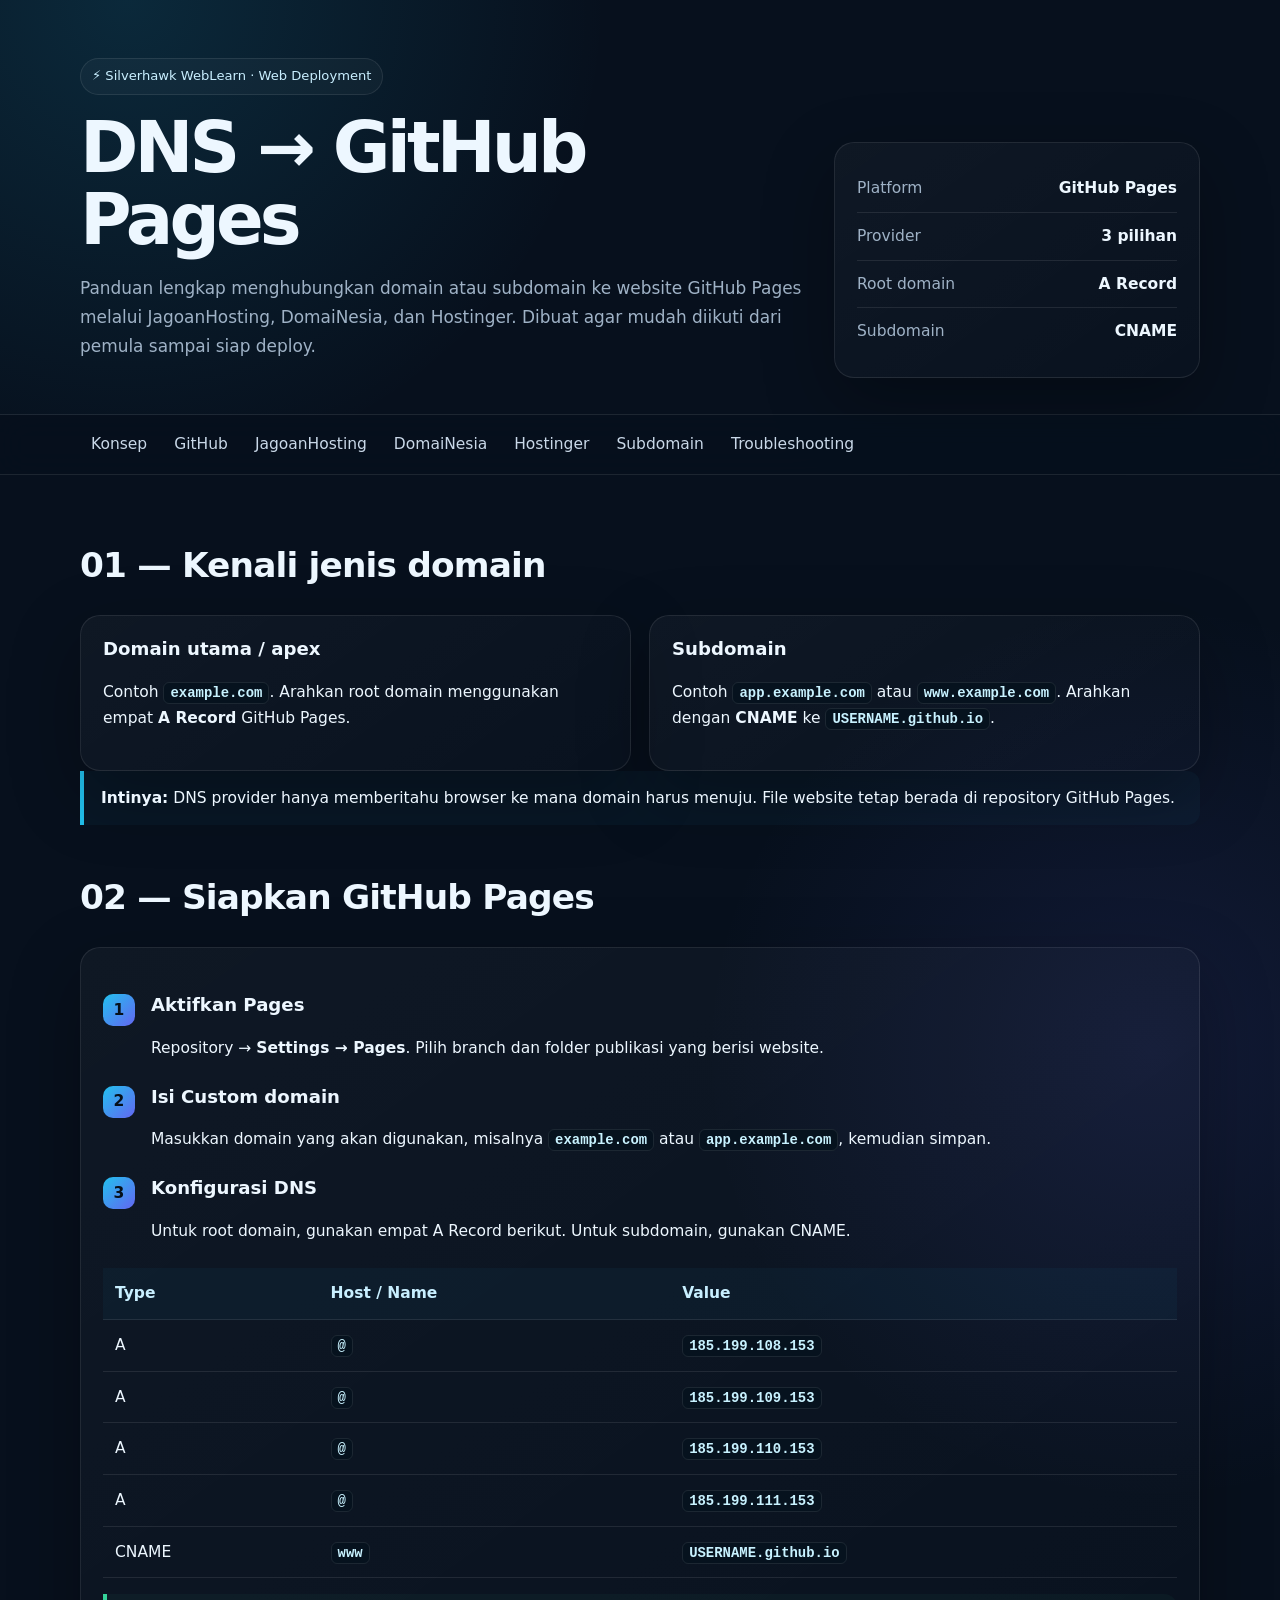
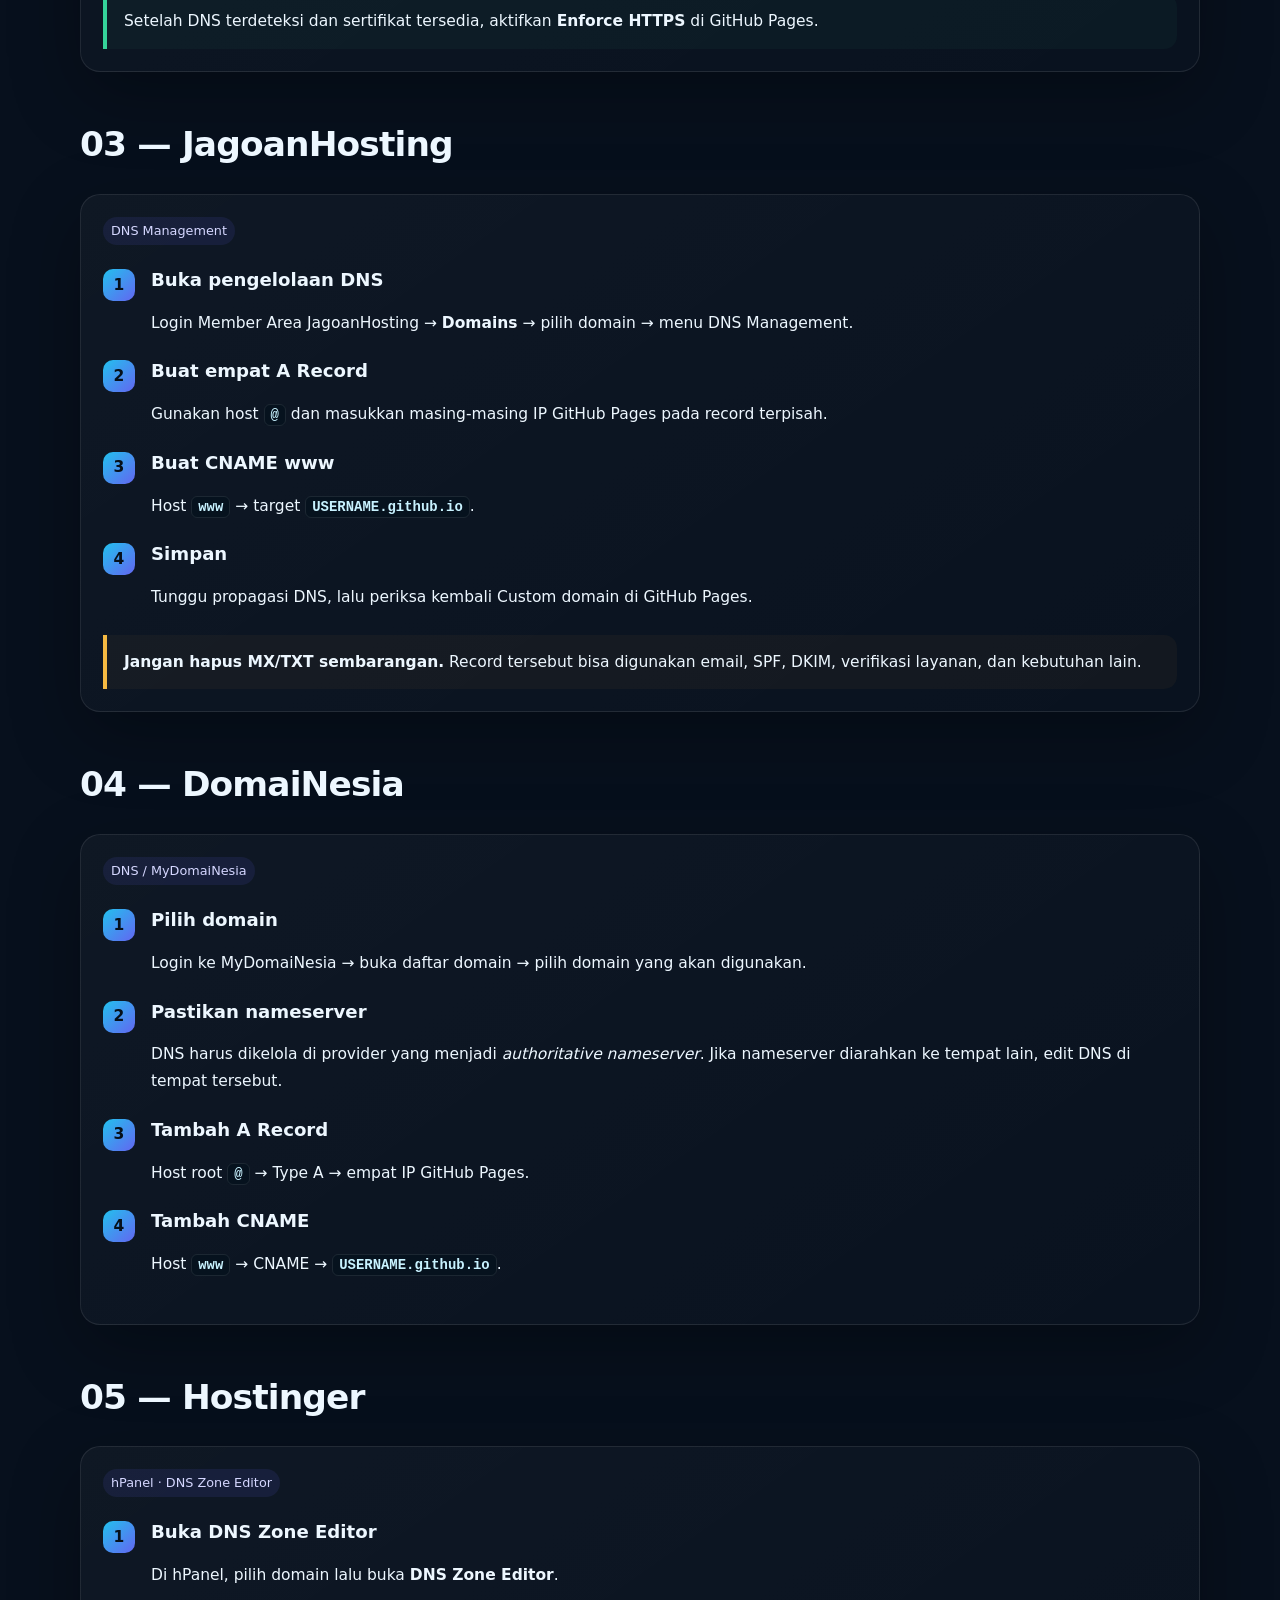
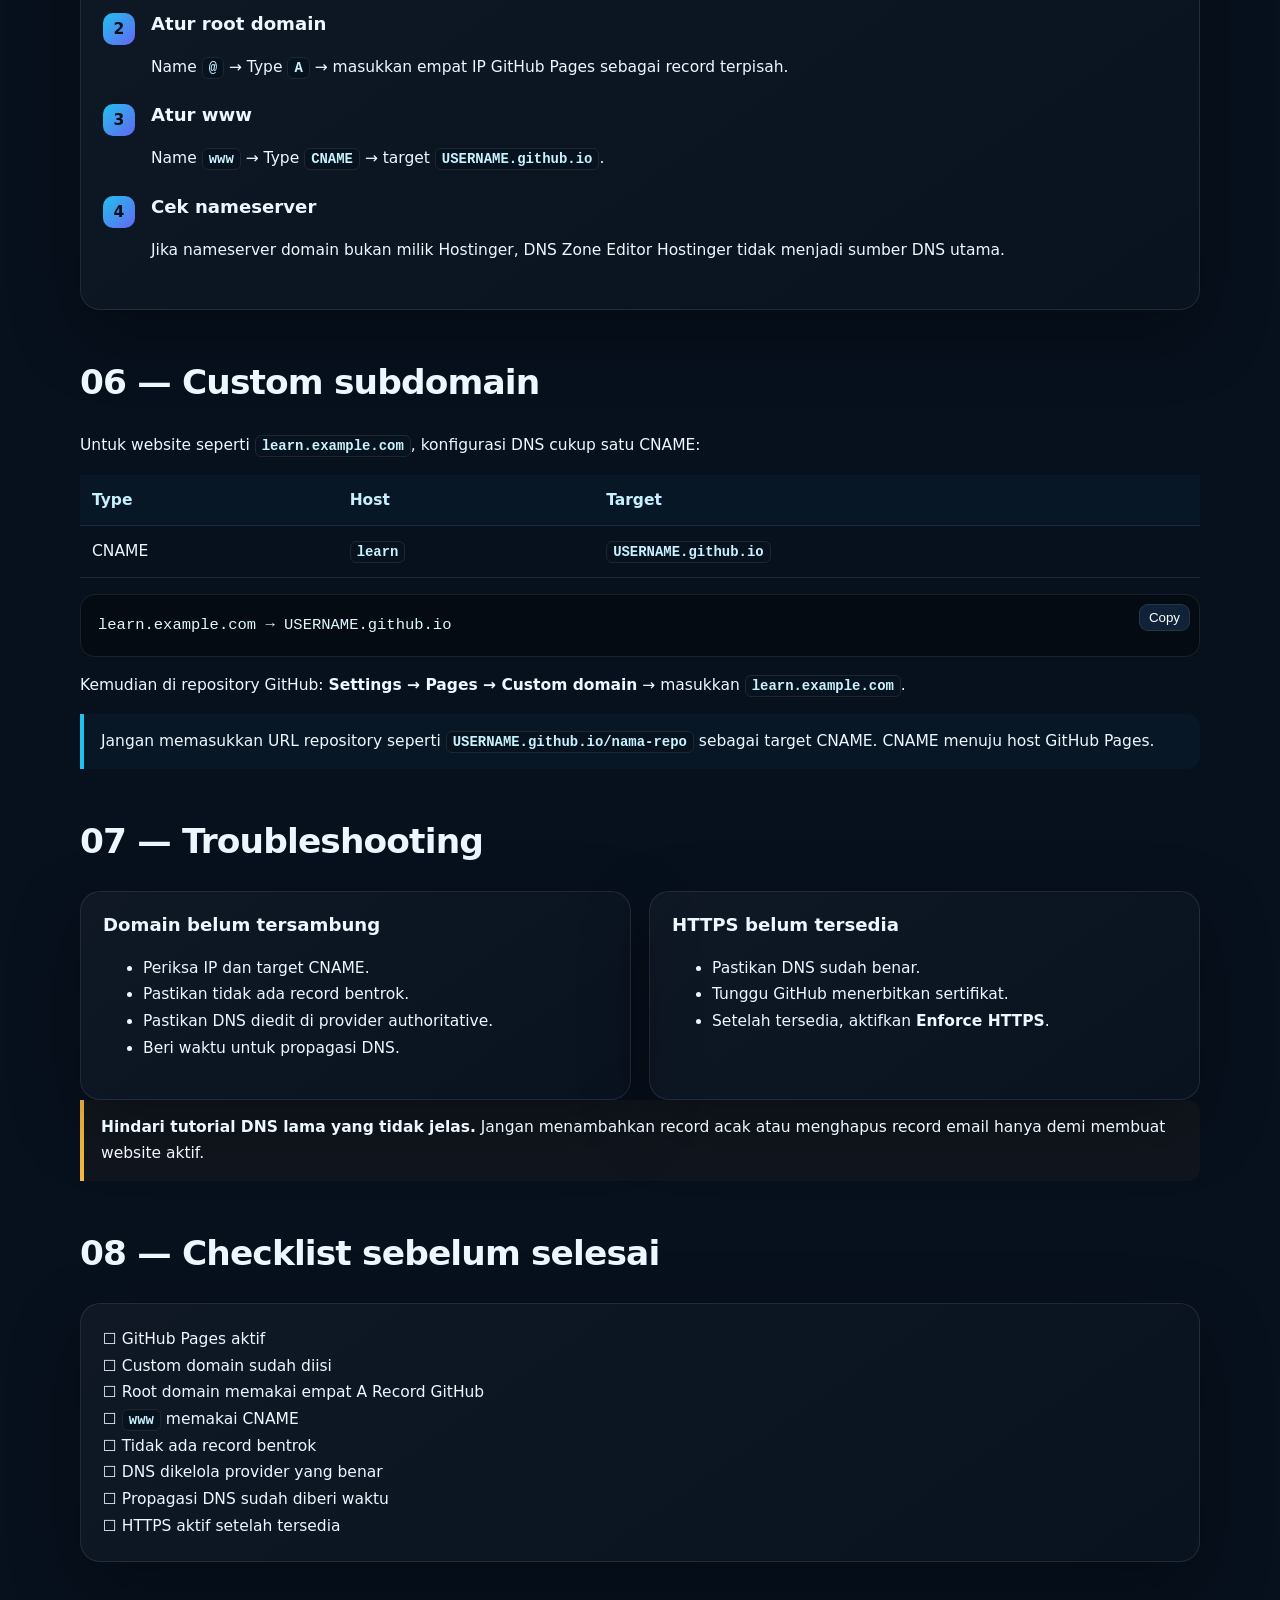
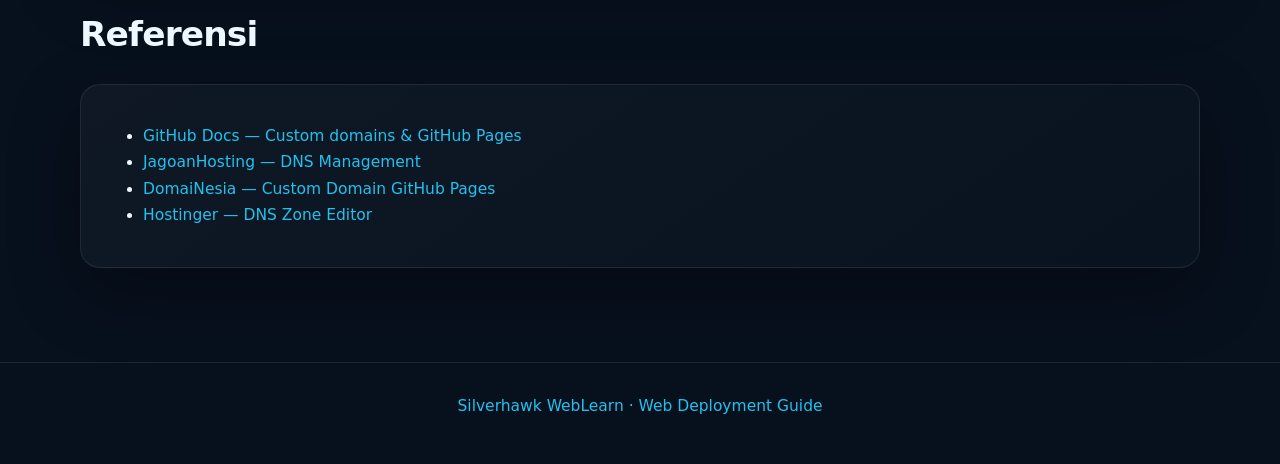
<file: panduan/dns-github-pages.html>
<!DOCTYPE html>
<html lang="id">
<head>
 <link rel="stylesheet" href="https://silverhawk.web.id/lock/lock.css">
<meta charset="UTF-8">
<meta name="viewport" content="width=device-width,initial-scale=1">
<meta name="description" content="Panduan Silverhawk WebLearn menghubungkan domain JagoanHosting, DomaiNesia, dan Hostinger ke GitHub Pages.">
<title>DNS → GitHub Pages | Silverhawk WebLearn</title>
<style>
:root{
 --bg:#07101d;--surface:#0c1726;--surface2:#101f32;--text:#edf7ff;--muted:#9fb2c6;
 --line:rgba(255,255,255,.09);--accent:#22c1ee;--accent2:#6366f1;--ok:#35d39a;
 --warn:#f5b942;--shadow:0 24px 70px rgba(0,0,0,.3);--radius:20px
}
*{box-sizing:border-box}html{scroll-behavior:smooth}
body{margin:0;color:var(--text);background:
 radial-gradient(circle at 10% 0%,rgba(34,193,238,.14),transparent 30rem),
 radial-gradient(circle at 90% 20%,rgba(99,102,241,.12),transparent 28rem),var(--bg);
 font:15.5px/1.72 Inter,ui-sans-serif,system-ui,-apple-system,"Segoe UI",Roboto,Arial,sans-serif}
a{color:var(--accent);text-decoration:none}a:hover{text-decoration:underline}
.wrap{width:min(1120px,calc(100% - 28px));margin:auto}
.top{padding:58px 0 36px;border-bottom:1px solid var(--line)}
.eyebrow{display:inline-flex;gap:8px;align-items:center;border:1px solid var(--line);background:#ffffff08;
 border-radius:999px;padding:6px 11px;color:#c9efff;font-size:.82rem}
h1{font-size:clamp(2.25rem,6vw,4.4rem);line-height:1.03;letter-spacing:-.055em;margin:17px 0 14px}
h2{font-size:clamp(1.55rem,3vw,2.15rem);line-height:1.2;letter-spacing:-.025em}
h3{line-height:1.25;margin-top:0}.lead{max-width:780px;color:var(--muted);font-size:1.06rem}
.hero{display:grid;grid-template-columns:1.6fr .8fr;gap:22px;align-items:end}
.card{background:linear-gradient(145deg,#ffffff09,#ffffff03);border:1px solid var(--line);
 border-radius:var(--radius);padding:22px;box-shadow:var(--shadow)}
.stats div{display:flex;justify-content:space-between;padding:10px 0;border-bottom:1px solid var(--line)}
.stats div:last-child{border:0}.stats span{color:var(--muted)}
nav{position:sticky;top:0;z-index:20;background:#07101dd9;backdrop-filter:blur(15px);border-bottom:1px solid var(--line)}
.nav{display:flex;gap:5px;overflow:auto;padding:9px 0;scrollbar-width:none}.nav::-webkit-scrollbar{display:none}
.nav a{white-space:nowrap;color:#c9d8e8;padding:7px 11px;border-radius:10px}.nav a:hover{background:#ffffff0b;text-decoration:none}
main{padding:42px 0}.section{margin:0 0 52px}.grid{display:grid;grid-template-columns:repeat(2,1fr);gap:18px}
.steps{counter-reset:step}.step{position:relative;padding-left:48px;margin:24px 0}.step:before{counter-increment:step;content:counter(step);
 position:absolute;left:0;top:0;width:32px;height:32px;display:grid;place-items:center;border-radius:10px;
 background:linear-gradient(135deg,var(--accent),var(--accent2));color:#06101a;font-weight:850}
code{font:600 .9em ui-monospace,SFMono-Regular,Consolas,monospace;background:#06121e;border:1px solid var(--line);
 padding:2px 6px;border-radius:6px;color:#c8f2ff}
pre{position:relative;overflow:auto;background:#050b13;border:1px solid var(--line);border-radius:15px;padding:17px;color:#dff7ff}
.copy{position:absolute;right:9px;top:9px;border:1px solid var(--line);background:#102238;color:#fff;
 border-radius:9px;padding:5px 9px;cursor:pointer}.copy:hover{background:#17304c}
table{width:100%;border-collapse:collapse;margin:16px 0}th,td{text-align:left;padding:12px;border-bottom:1px solid var(--line)}
th{color:#c8efff;background:#22c1ee0a}.note{border-left:4px solid var(--accent);background:#22c1ee0a;padding:14px 17px;border-radius:0 13px 13px 0}
.note.warn{border-color:var(--warn);background:#f5b9420a}.note.ok{border-color:var(--ok);background:#35d39a0a}
.tag{display:inline-block;border-radius:999px;padding:3px 8px;background:#6366f11c;color:#d5d7ff;font-size:.8rem}
footer{border-top:1px solid var(--line);padding:30px 0 45px;text-align:center;color:var(--muted)}
@media(max-width:760px){.hero,.grid{grid-template-columns:1fr}.top{padding-top:40px}.card{padding:18px}
 table{display:block;overflow-x:auto;white-space:nowrap}.wrap{width:min(100% - 20px,1120px)}}
</style>
</head>
<body>
<header class="top">
<div class="wrap hero">
<div>
<span class="eyebrow">⚡ Silverhawk WebLearn · Web Deployment</span>
<h1>DNS → GitHub Pages</h1>
<p class="lead">Panduan lengkap menghubungkan domain atau subdomain ke website GitHub Pages melalui JagoanHosting, DomaiNesia, dan Hostinger. Dibuat agar mudah diikuti dari pemula sampai siap deploy.</p>
</div>
<div class="card stats">
<div><span>Platform</span><b>GitHub Pages</b></div>
<div><span>Provider</span><b>3 pilihan</b></div>
<div><span>Root domain</span><b>A Record</b></div>
<div><span>Subdomain</span><b>CNAME</b></div>
</div>
</div>
</header>
<nav><div class="wrap nav">
<a href="#konsep">Konsep</a><a href="#github">GitHub</a><a href="#jagoan">JagoanHosting</a>
<a href="#domainesia">DomaiNesia</a><a href="#hostinger">Hostinger</a><a href="#subdomain">Subdomain</a>
<a href="#cek">Troubleshooting</a>
</div></nav>
<main class="wrap">

<section id="konsep" class="section">
<h2>01 — Kenali jenis domain</h2>
<div class="grid">
<div class="card"><h3>Domain utama / apex</h3><p>Contoh <code>example.com</code>. Arahkan root domain menggunakan empat <strong>A Record</strong> GitHub Pages.</p></div>
<div class="card"><h3>Subdomain</h3><p>Contoh <code>app.example.com</code> atau <code>www.example.com</code>. Arahkan dengan <strong>CNAME</strong> ke <code>USERNAME.github.io</code>.</p></div>
</div>
<div class="note"><strong>Intinya:</strong> DNS provider hanya memberitahu browser ke mana domain harus menuju. File website tetap berada di repository GitHub Pages.</div>
</section>

<section id="github" class="section">
<h2>02 — Siapkan GitHub Pages</h2>
<div class="card">
<div class="steps">
<div class="step"><h3>Aktifkan Pages</h3><p>Repository → <strong>Settings → Pages</strong>. Pilih branch dan folder publikasi yang berisi website.</p></div>
<div class="step"><h3>Isi Custom domain</h3><p>Masukkan domain yang akan digunakan, misalnya <code>example.com</code> atau <code>app.example.com</code>, kemudian simpan.</p></div>
<div class="step"><h3>Konfigurasi DNS</h3><p>Untuk root domain, gunakan empat A Record berikut. Untuk subdomain, gunakan CNAME.</p></div>
</div>
<table><thead><tr><th>Type</th><th>Host / Name</th><th>Value</th></tr></thead><tbody>
<tr><td>A</td><td><code>@</code></td><td><code>185.199.108.153</code></td></tr>
<tr><td>A</td><td><code>@</code></td><td><code>185.199.109.153</code></td></tr>
<tr><td>A</td><td><code>@</code></td><td><code>185.199.110.153</code></td></tr>
<tr><td>A</td><td><code>@</code></td><td><code>185.199.111.153</code></td></tr>
<tr><td>CNAME</td><td><code>www</code></td><td><code>USERNAME.github.io</code></td></tr>
</tbody></table>
<div class="note ok">Setelah DNS terdeteksi dan sertifikat tersedia, aktifkan <strong>Enforce HTTPS</strong> di GitHub Pages.</div>
</div>
</section>

<section id="jagoan" class="section">
<h2>03 — JagoanHosting</h2>
<div class="card">
<span class="tag">DNS Management</span>
<div class="steps">
<div class="step"><h3>Buka pengelolaan DNS</h3><p>Login Member Area JagoanHosting → <strong>Domains</strong> → pilih domain → menu DNS Management.</p></div>
<div class="step"><h3>Buat empat A Record</h3><p>Gunakan host <code>@</code> dan masukkan masing-masing IP GitHub Pages pada record terpisah.</p></div>
<div class="step"><h3>Buat CNAME www</h3><p>Host <code>www</code> → target <code>USERNAME.github.io</code>.</p></div>
<div class="step"><h3>Simpan</h3><p>Tunggu propagasi DNS, lalu periksa kembali Custom domain di GitHub Pages.</p></div>
</div>
<div class="note warn"><strong>Jangan hapus MX/TXT sembarangan.</strong> Record tersebut bisa digunakan email, SPF, DKIM, verifikasi layanan, dan kebutuhan lain.</div>
</div>
</section>

<section id="domainesia" class="section">
<h2>04 — DomaiNesia</h2>
<div class="card">
<span class="tag">DNS / MyDomaiNesia</span>
<div class="steps">
<div class="step"><h3>Pilih domain</h3><p>Login ke MyDomaiNesia → buka daftar domain → pilih domain yang akan digunakan.</p></div>
<div class="step"><h3>Pastikan nameserver</h3><p>DNS harus dikelola di provider yang menjadi <em>authoritative nameserver</em>. Jika nameserver diarahkan ke tempat lain, edit DNS di tempat tersebut.</p></div>
<div class="step"><h3>Tambah A Record</h3><p>Host root <code>@</code> → Type A → empat IP GitHub Pages.</p></div>
<div class="step"><h3>Tambah CNAME</h3><p>Host <code>www</code> → CNAME → <code>USERNAME.github.io</code>.</p></div>
</div>
</div>
</section>

<section id="hostinger" class="section">
<h2>05 — Hostinger</h2>
<div class="card">
<span class="tag">hPanel · DNS Zone Editor</span>
<div class="steps">
<div class="step"><h3>Buka DNS Zone Editor</h3><p>Di hPanel, pilih domain lalu buka <strong>DNS Zone Editor</strong>.</p></div>
<div class="step"><h3>Atur root domain</h3><p>Name <code>@</code> → Type <code>A</code> → masukkan empat IP GitHub Pages sebagai record terpisah.</p></div>
<div class="step"><h3>Atur www</h3><p>Name <code>www</code> → Type <code>CNAME</code> → target <code>USERNAME.github.io</code>.</p></div>
<div class="step"><h3>Cek nameserver</h3><p>Jika nameserver domain bukan milik Hostinger, DNS Zone Editor Hostinger tidak menjadi sumber DNS utama.</p></div>
</div>
</div>
</section>

<section id="subdomain" class="section">
<h2>06 — Custom subdomain</h2>
<p>Untuk website seperti <code>learn.example.com</code>, konfigurasi DNS cukup satu CNAME:</p>
<table><thead><tr><th>Type</th><th>Host</th><th>Target</th></tr></thead><tbody>
<tr><td>CNAME</td><td><code>learn</code></td><td><code>USERNAME.github.io</code></td></tr>
</tbody></table>
<pre><button class="copy" onclick="copyCode(this)">Copy</button>learn.example.com → USERNAME.github.io</pre>
<p>Kemudian di repository GitHub: <strong>Settings → Pages → Custom domain</strong> → masukkan <code>learn.example.com</code>.</p>
<div class="note">Jangan memasukkan URL repository seperti <code>USERNAME.github.io/nama-repo</code> sebagai target CNAME. CNAME menuju host GitHub Pages.</div>
</section>

<section id="cek" class="section">
<h2>07 — Troubleshooting</h2>
<div class="grid">
<div class="card"><h3>Domain belum tersambung</h3><ul>
<li>Periksa IP dan target CNAME.</li><li>Pastikan tidak ada record bentrok.</li>
<li>Pastikan DNS diedit di provider authoritative.</li><li>Beri waktu untuk propagasi DNS.</li>
</ul></div>
<div class="card"><h3>HTTPS belum tersedia</h3><ul>
<li>Pastikan DNS sudah benar.</li><li>Tunggu GitHub menerbitkan sertifikat.</li>
<li>Setelah tersedia, aktifkan <strong>Enforce HTTPS</strong>.</li>
</ul></div>
</div>
<div class="note warn"><strong>Hindari tutorial DNS lama yang tidak jelas.</strong> Jangan menambahkan record acak atau menghapus record email hanya demi membuat website aktif.</div>
</section>

<section class="section">
<h2>08 — Checklist sebelum selesai</h2>
<div class="card">
☐ GitHub Pages aktif<br>
☐ Custom domain sudah diisi<br>
☐ Root domain memakai empat A Record GitHub<br>
☐ <code>www</code> memakai CNAME<br>
☐ Tidak ada record bentrok<br>
☐ DNS dikelola provider yang benar<br>
☐ Propagasi DNS sudah diberi waktu<br>
☐ HTTPS aktif setelah tersedia
</div>
</section>

<section class="section">
<h2>Referensi</h2>
<div class="card">
<ul>
<li><a href="https://docs.github.com/en/pages/configuring-a-custom-domain-for-your-github-pages-site/about-custom-domains-and-github-pages" target="_blank" rel="noopener">GitHub Docs — Custom domains & GitHub Pages</a></li>
<li><a href="https://www.jagoanhosting.com/tutorial/domain/setting-dns-hosting-2" target="_blank" rel="noopener">JagoanHosting — DNS Management</a></li>
<li><a href="https://www.domainesia.com/panduan/cara-custom-domain-di-github-pages/" target="_blank" rel="noopener">DomaiNesia — Custom Domain GitHub Pages</a></li>
<li><a href="https://www.hostinger.com/id/tutorial/cara-menggunakan-dns-zone-editor-hostinger/" target="_blank" rel="noopener">Hostinger — DNS Zone Editor</a></li>
</ul>
</div>
</section>
</main>
<footer><div class="wrap"><a href="https://weblearn.silverhawk.web.id" target="_blank" rel="noopener">Silverhawk WebLearn · Web Deployment Guide</a></div></footer>
<script>
function copyCode(btn){
 const text=btn.parentElement.innerText.replace("Copy","").trim();
 navigator.clipboard.writeText(text);
 btn.textContent="Copied!";
 setTimeout(()=>btn.textContent="Copy",1200);
}
</script>
 <script src="https://silverhawk.web.id/lock/lock.js"></script>
</body>
</html>
</file>
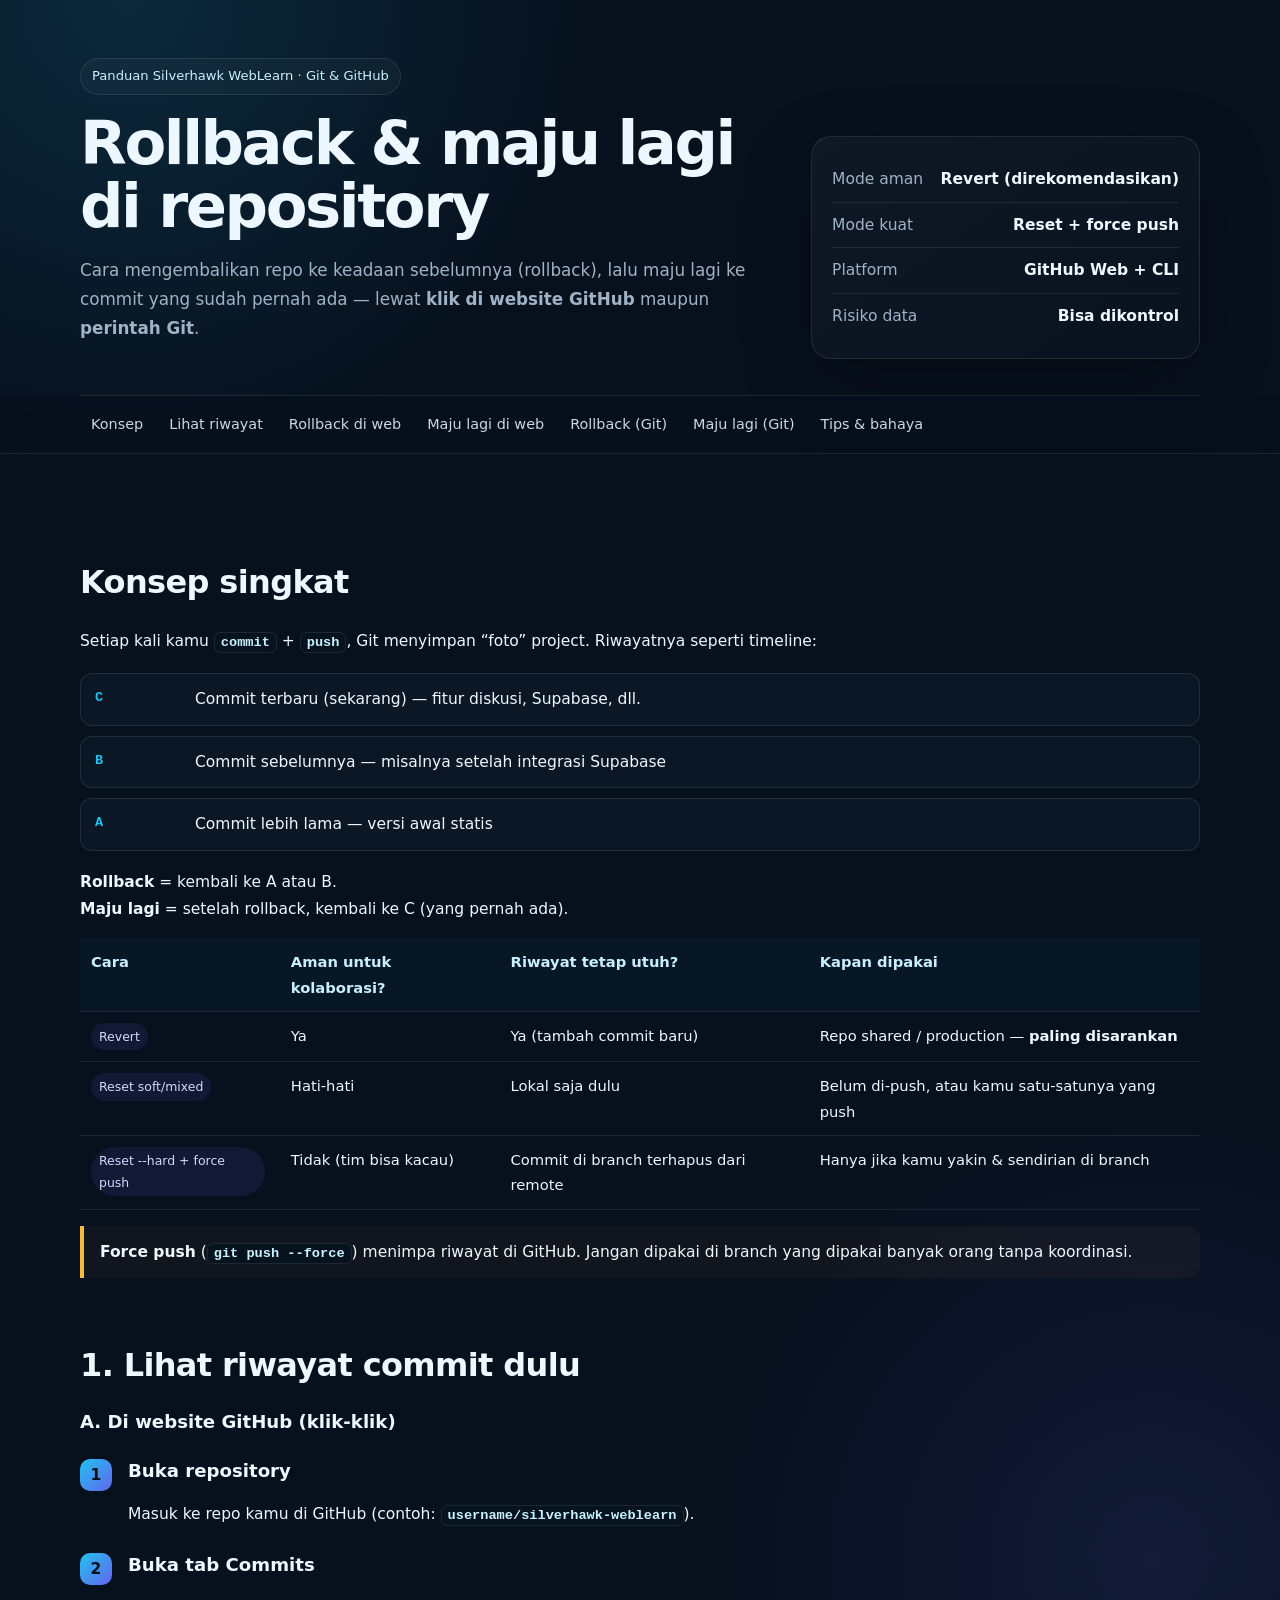
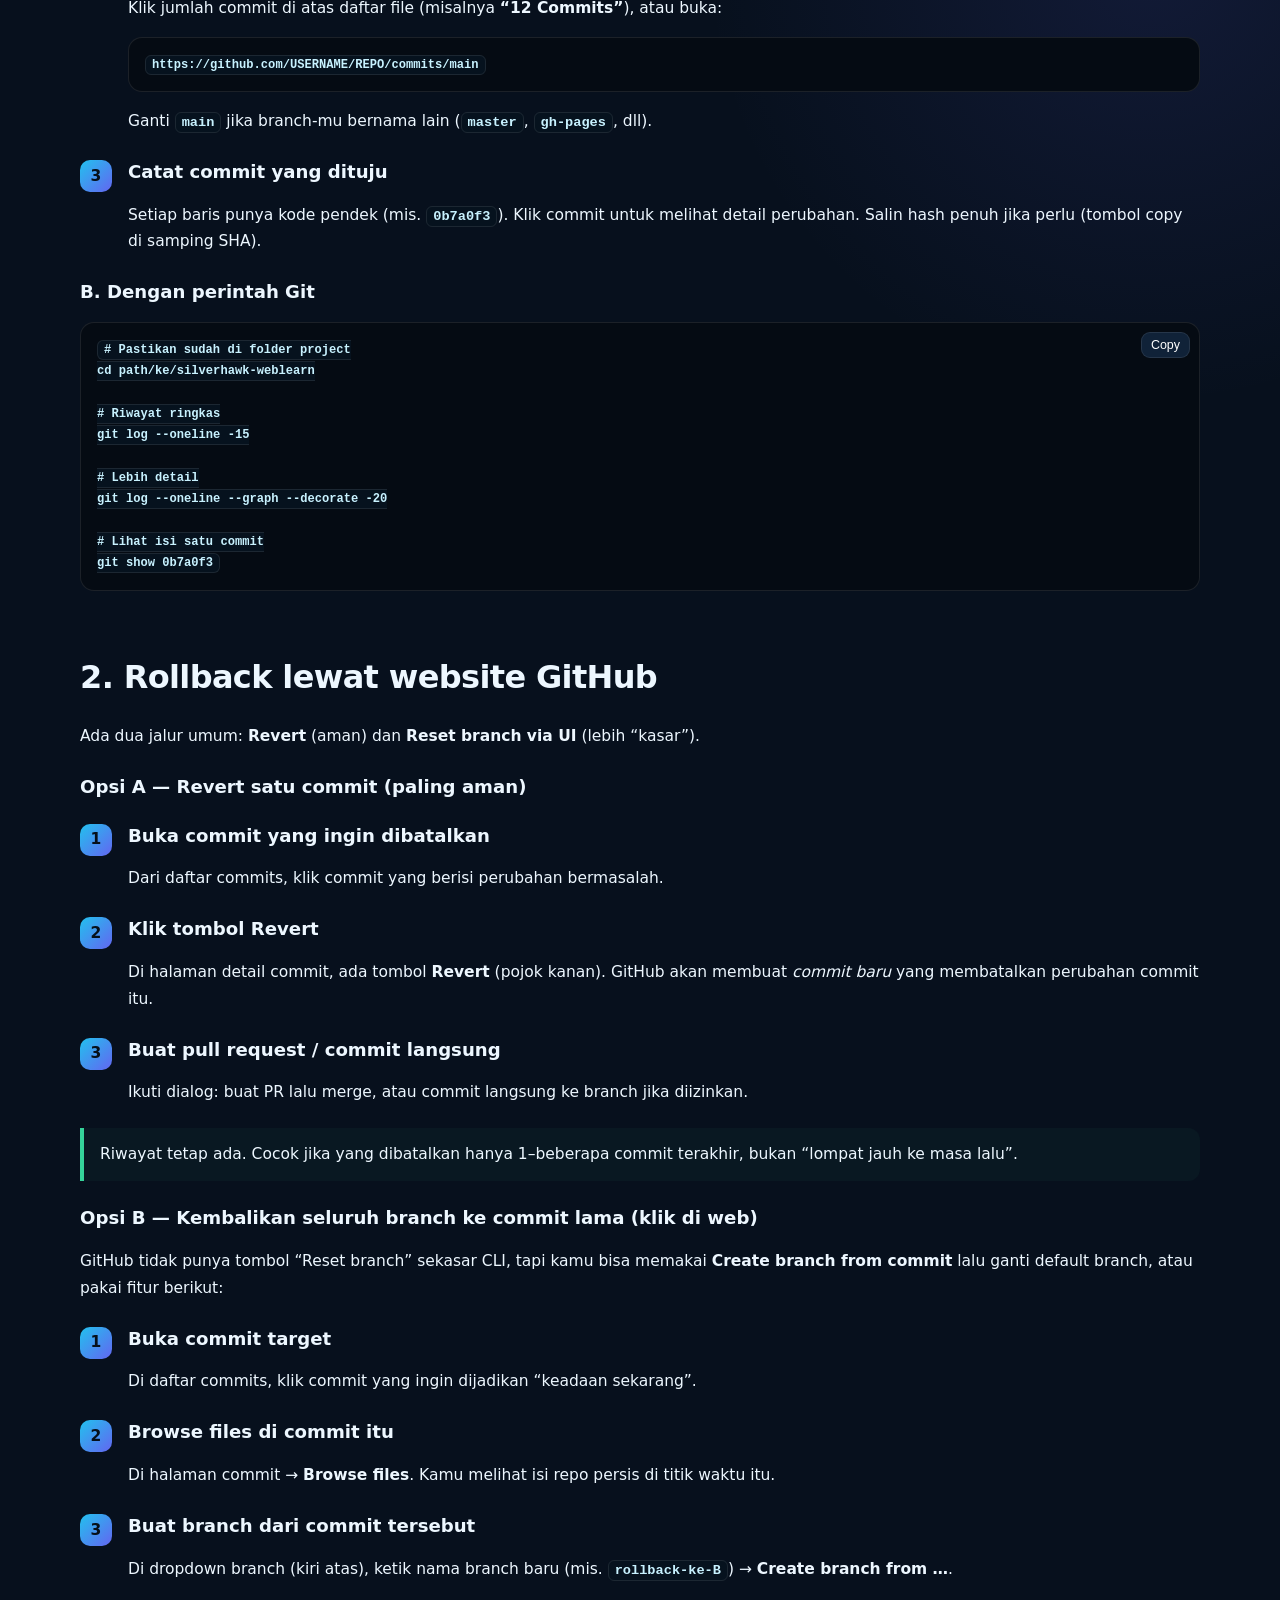
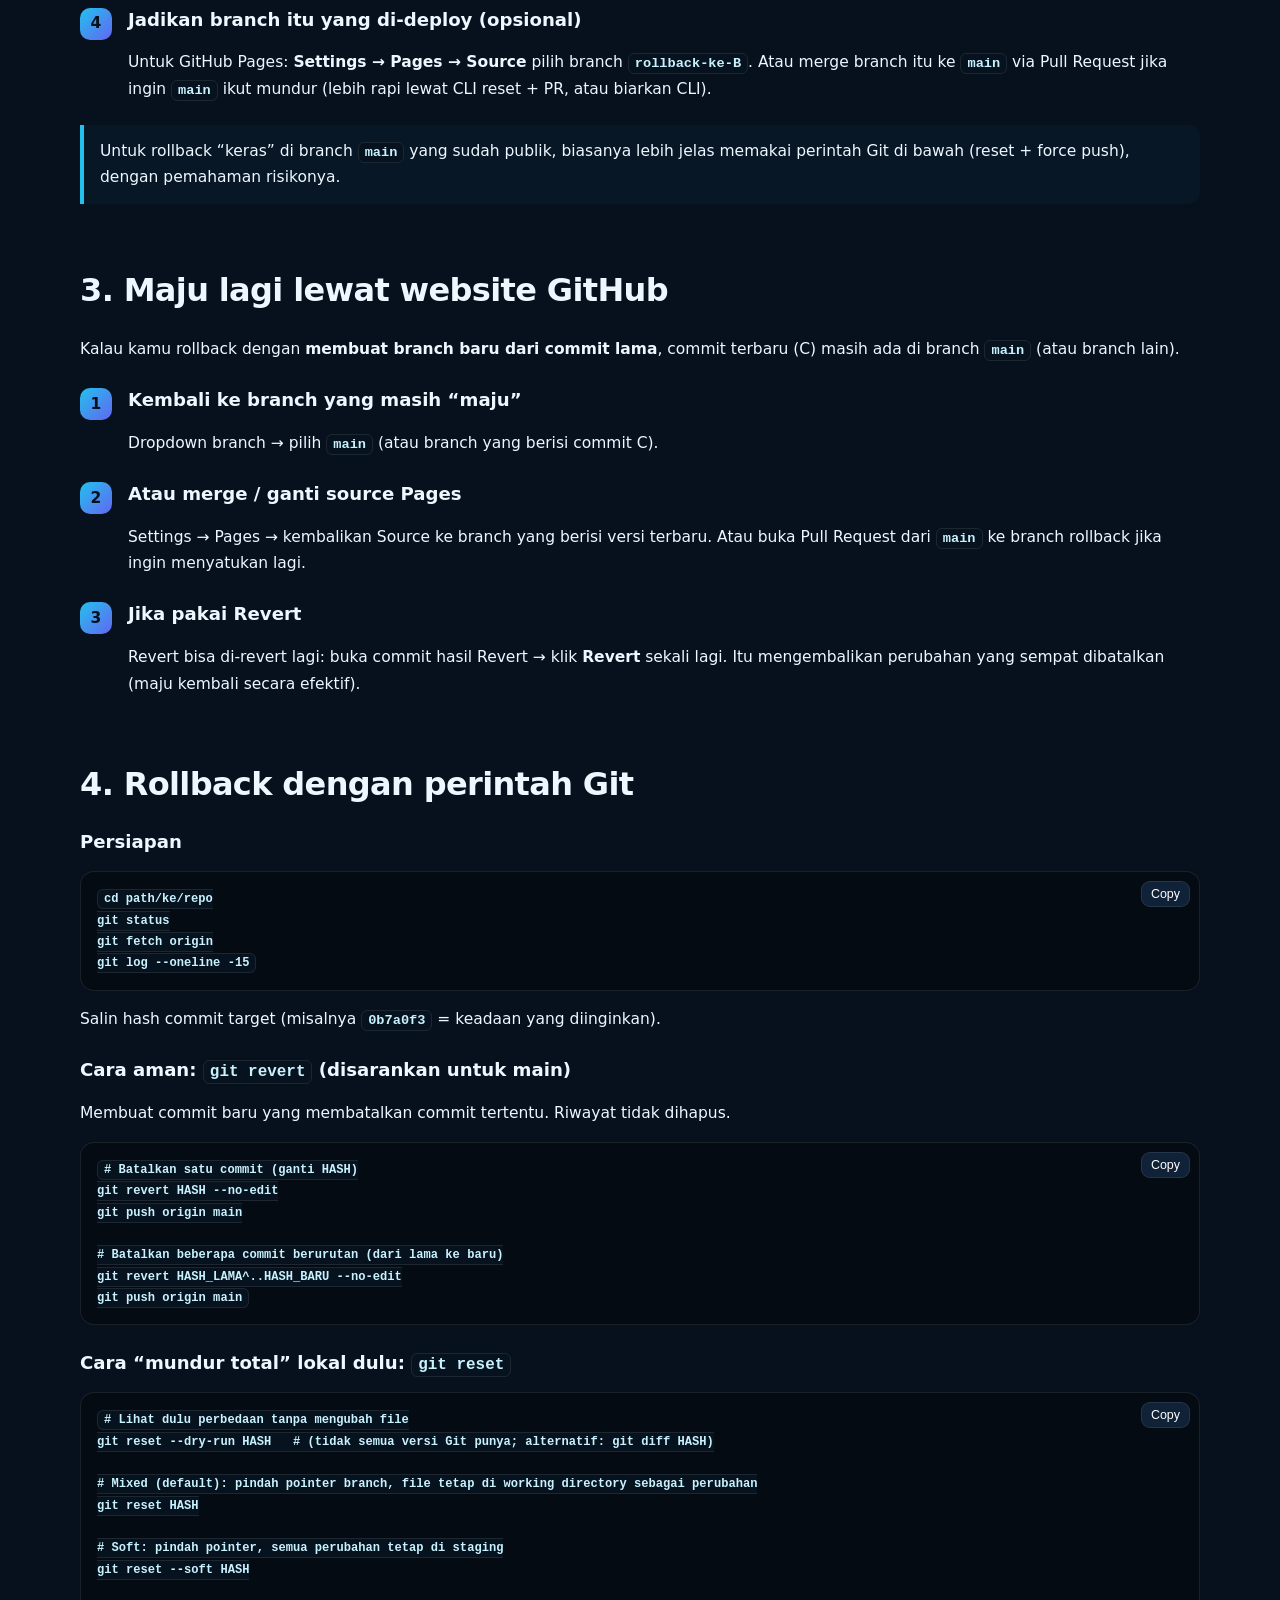
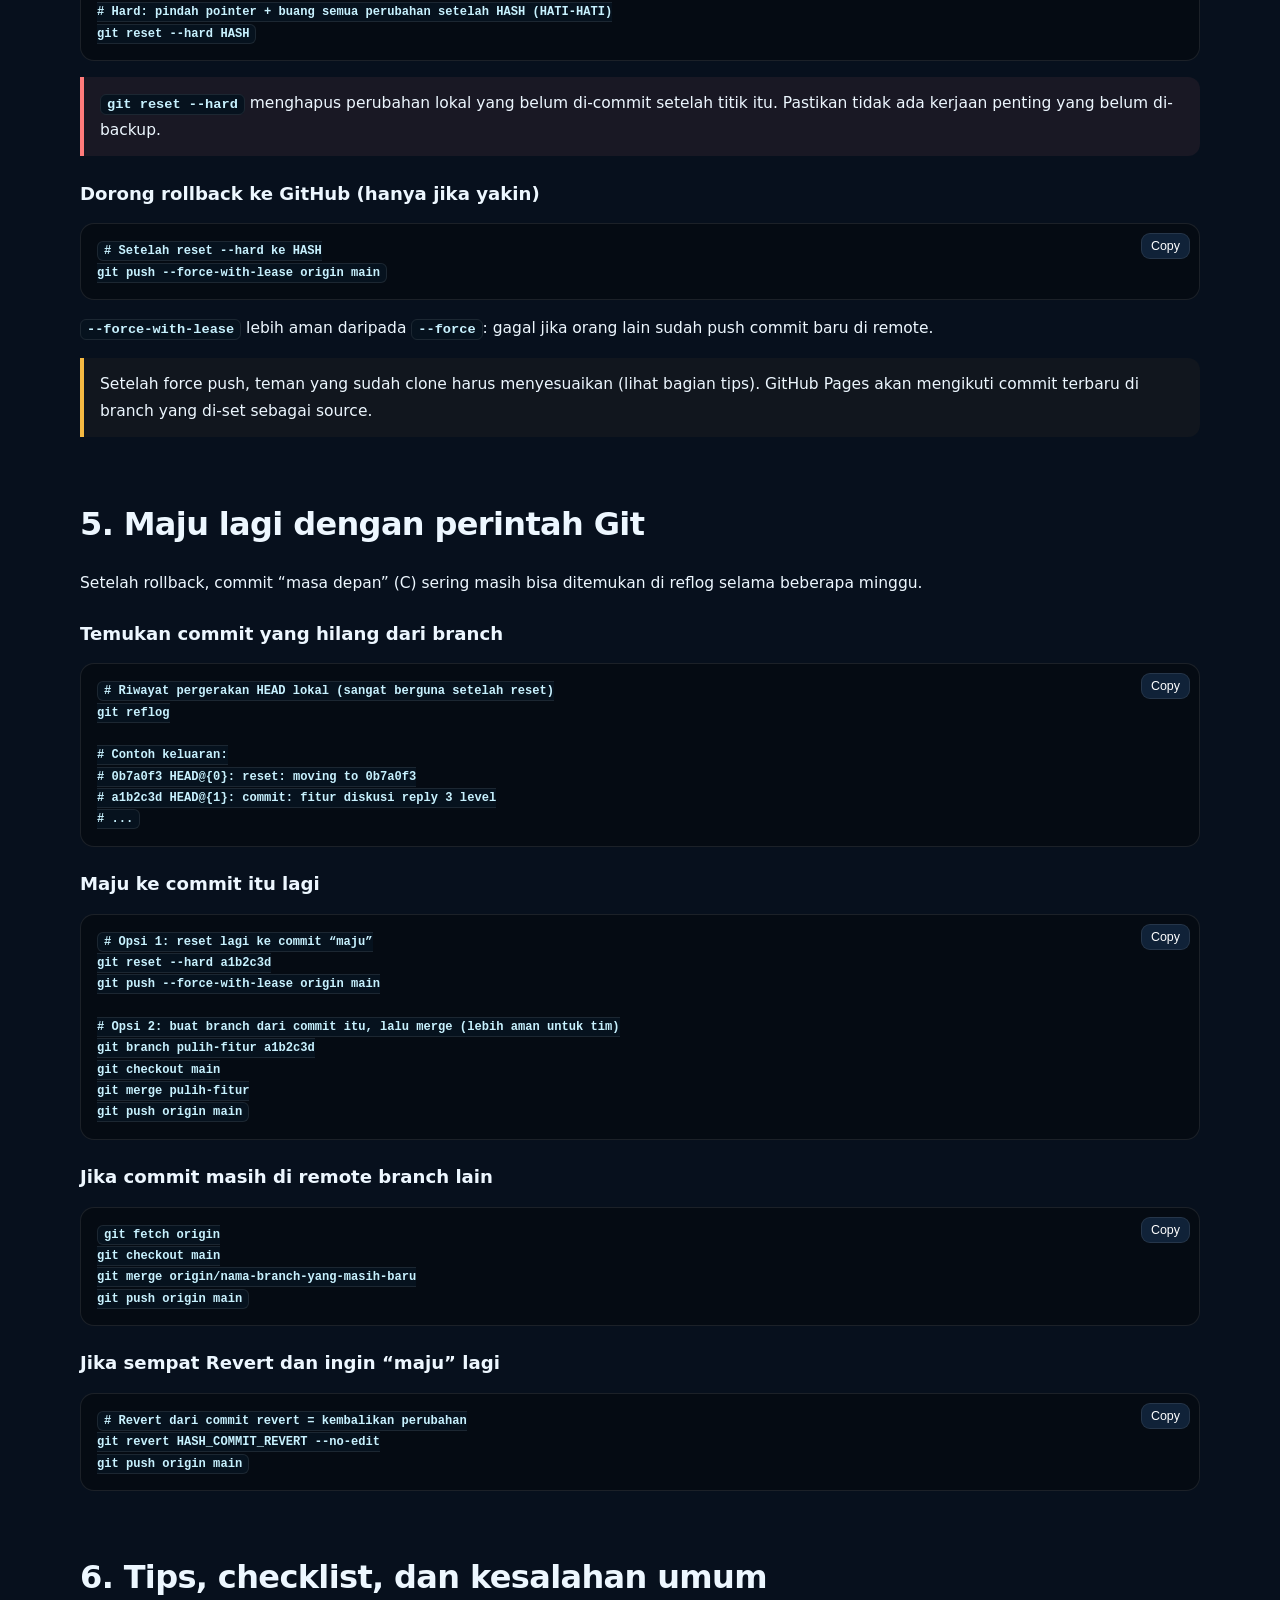
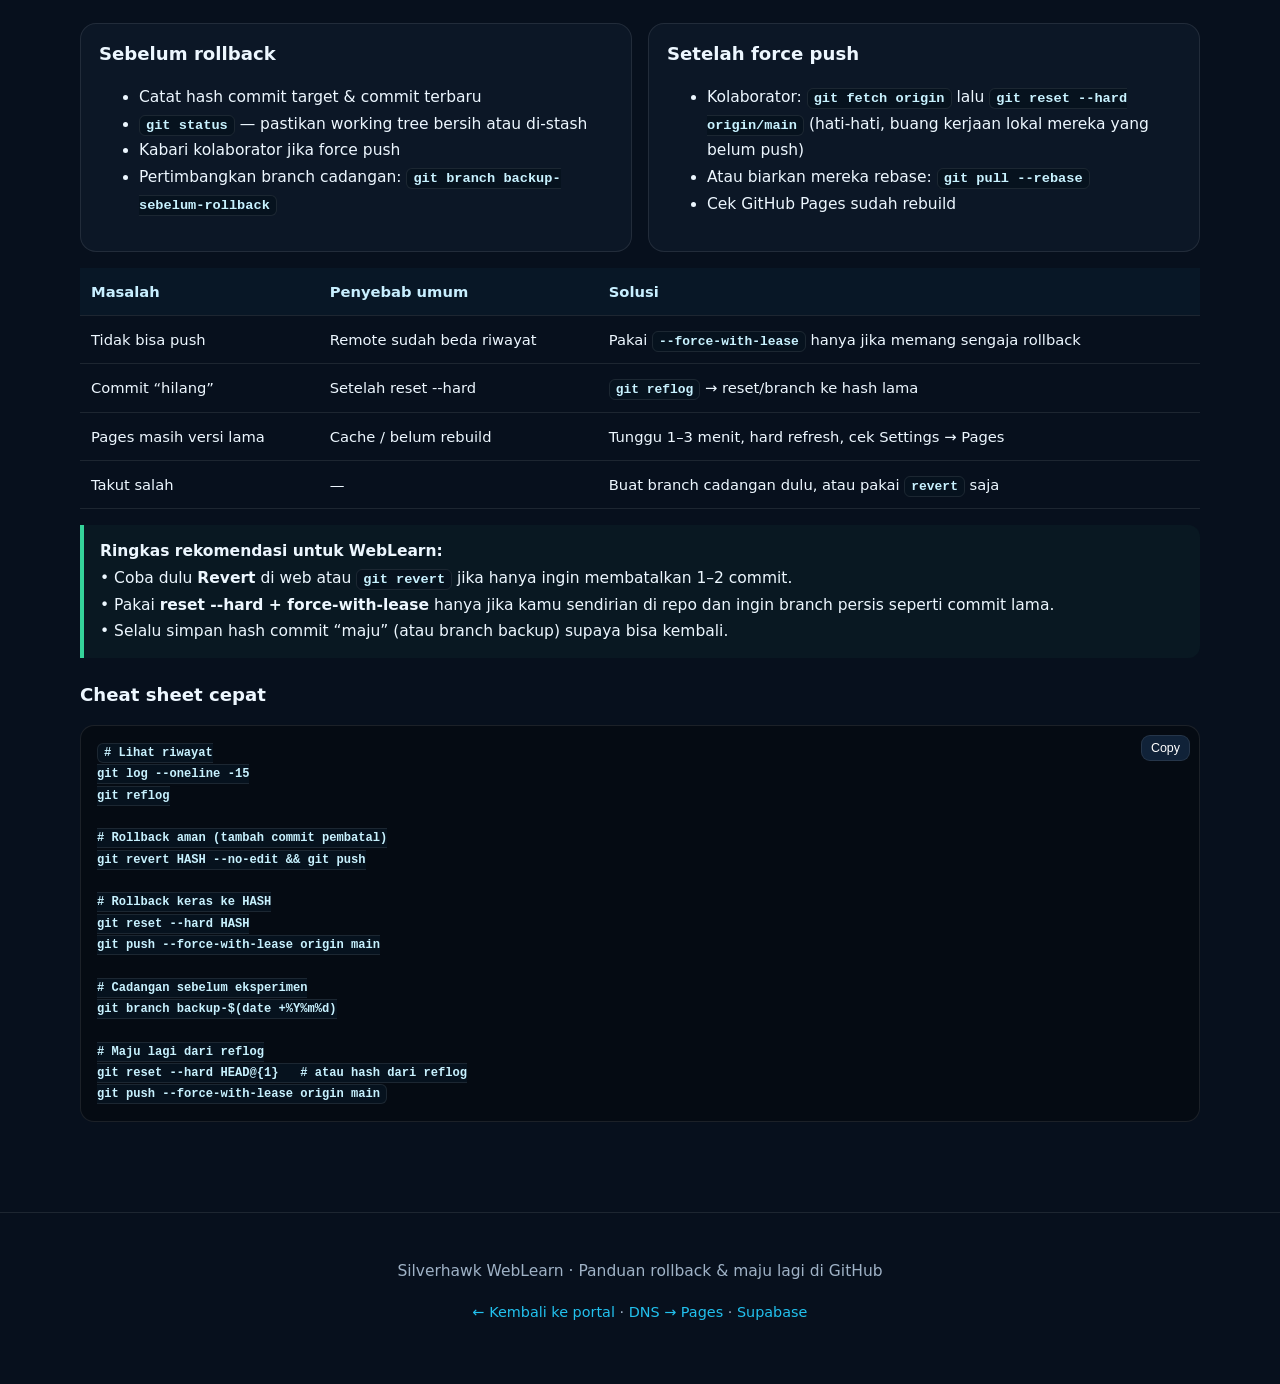
<file: panduan/git-rollback-maju.html>
<!DOCTYPE html>
<html lang="id">
<head>
<meta charset="UTF-8">
<meta name="viewport" content="width=device-width,initial-scale=1">
<meta name="description" content="Panduan rollback repository GitHub ke commit sebelumnya, lalu maju lagi ke commit terbaru — lewat website GitHub atau perintah Git.">
<title>Rollback &amp; Maju Lagi di GitHub | Silverhawk WebLearn</title>
<style>
:root{
 --bg:#07101d;--surface:#0c1726;--surface2:#101f32;--text:#edf7ff;--muted:#9fb2c6;
 --line:rgba(255,255,255,.09);--accent:#22c1ee;--accent2:#6366f1;--ok:#35d39a;
 --warn:#f5b942;--danger:#ff7b7b;--shadow:0 24px 70px rgba(0,0,0,.3);--radius:20px
}
*{box-sizing:border-box}html{scroll-behavior:smooth}
body{margin:0;color:var(--text);background:
 radial-gradient(circle at 10% 0%,rgba(34,193,238,.14),transparent 30rem),
 radial-gradient(circle at 90% 20%,rgba(99,102,241,.12),transparent 28rem),var(--bg);
 font:15.5px/1.72 Inter,ui-sans-serif,system-ui,-apple-system,"Segoe UI",Roboto,Arial,sans-serif}
a{color:var(--accent);text-decoration:none}a:hover{text-decoration:underline}
.wrap{width:min(1120px,calc(100% - 28px));margin:auto}
.top{padding:58px 0 36px;border-bottom:1px solid var(--line)}
.eyebrow{display:inline-flex;gap:8px;align-items:center;border:1px solid var(--line);background:#ffffff08;
 border-radius:999px;padding:6px 11px;color:#c9efff;font-size:.82rem}
h1{font-size:clamp(2.1rem,5.5vw,3.8rem);line-height:1.05;letter-spacing:-.04em;margin:17px 0 14px}
h2{font-size:clamp(1.45rem,2.8vw,2rem);line-height:1.2;letter-spacing:-.02em;margin-top:2.1em}
h3{line-height:1.3;margin-top:1.4em}.lead{max-width:780px;color:var(--muted);font-size:1.05rem}
.hero{display:grid;grid-template-columns:1.55fr .85fr;gap:22px;align-items:end}
.card{background:linear-gradient(145deg,#ffffff09,#ffffff03);border:1px solid var(--line);
 border-radius:var(--radius);padding:20px;box-shadow:var(--shadow)}
.stats div{display:flex;justify-content:space-between;padding:9px 0;border-bottom:1px solid var(--line)}
.stats div:last-child{border:0}.stats span{color:var(--muted)}
nav{position:sticky;top:0;z-index:20;background:#07101dd9;backdrop-filter:blur(15px);border-bottom:1px solid var(--line)}
.nav{display:flex;gap:4px;overflow:auto;padding:9px 0;scrollbar-width:none}.nav::-webkit-scrollbar{display:none}
.nav a{white-space:nowrap;color:#c9d8e8;padding:7px 11px;border-radius:10px;font-size:.9rem}.nav a:hover{background:#ffffff0b;text-decoration:none}
main{padding:42px 0}.section{margin:0 0 48px}
.steps{counter-reset:step}.step{position:relative;padding-left:48px;margin:22px 0}.step:before{counter-increment:step;content:counter(step);
 position:absolute;left:0;top:0;width:32px;height:32px;display:grid;place-items:center;border-radius:10px;
 background:linear-gradient(135deg,var(--accent),var(--accent2));color:#06101a;font-weight:850}
code{font:600 .88em ui-monospace,SFMono-Regular,Consolas,monospace;background:#06121e;border:1px solid var(--line);
 padding:2px 6px;border-radius:6px;color:#c8f2ff}
pre{position:relative;overflow:auto;background:#050b13;border:1px solid var(--line);border-radius:14px;padding:16px;color:#dff7ff;font-size:.86rem;line-height:1.55}
.copy{position:absolute;right:9px;top:9px;border:1px solid var(--line);background:#102238;color:#fff;
 border-radius:9px;padding:5px 9px;cursor:pointer;font-size:.78rem}.copy:hover{background:#17304c}
table{width:100%;border-collapse:collapse;margin:16px 0;font-size:.92rem}th,td{text-align:left;padding:11px;border-bottom:1px solid var(--line);vertical-align:top}
th{color:#c8efff;background:#22c1ee0a}
.note{border-left:4px solid var(--accent);background:#22c1ee0a;padding:13px 16px;border-radius:0 12px 12px 0;margin:16px 0}
.note.warn{border-color:var(--warn);background:#f5b9420a}
.note.ok{border-color:var(--ok);background:#35d39a0a}
.note.danger{border-color:var(--danger);background:#ff7b7b12}
.tag{display:inline-block;border-radius:999px;padding:3px 8px;background:#6366f11c;color:#d5d7ff;font-size:.78rem;margin-right:4px}
.grid{display:grid;grid-template-columns:1fr 1fr;gap:16px}
.alt-card{border:1px solid var(--line);border-radius:16px;padding:18px;background:#0c1726}
.alt-card h3{margin-top:0}
.timeline{display:grid;gap:10px;margin:18px 0}
.tl-item{display:grid;grid-template-columns:88px 1fr;gap:12px;align-items:start;padding:12px 14px;border:1px solid var(--line);border-radius:12px;background:#0c1726}
.tl-item strong{color:var(--accent);font-family:ui-monospace,monospace;font-size:.85rem}
footer{border-top:1px solid var(--line);padding:30px 0 45px;text-align:center;color:var(--muted)}
@media(max-width:760px){.hero,.grid{grid-template-columns:1fr}.top{padding-top:40px}.card{padding:16px}
 .tl-item{grid-template-columns:1fr}.wrap{width:min(100% - 20px,1120px)}}
</style>
</head>
<body>
<div class="wrap top">
  <div class="eyebrow">Panduan Silverhawk WebLearn · Git &amp; GitHub</div>
  <div class="hero">
    <div>
      <h1>Rollback &amp; maju lagi<br>di repository</h1>
      <p class="lead">Cara mengembalikan repo ke keadaan sebelumnya (rollback), lalu maju lagi ke commit yang sudah pernah ada — lewat <strong>klik di website GitHub</strong> maupun <strong>perintah Git</strong>.</p>
    </div>
    <div class="card stats">
      <div><span>Mode aman</span><b>Revert (direkomendasikan)</b></div>
      <div><span>Mode kuat</span><b>Reset + force push</b></div>
      <div><span>Platform</span><b>GitHub Web + CLI</b></div>
      <div><span>Risiko data</span><b>Bisa dikontrol</b></div>
    </div>
  </div>
</div>

<nav>
  <div class="wrap nav">
    <a href="#konsep">Konsep</a>
    <a href="#lihat-riwayat">Lihat riwayat</a>
    <a href="#web-rollback">Rollback di web</a>
    <a href="#web-maju">Maju lagi di web</a>
    <a href="#cli-rollback">Rollback (Git)</a>
    <a href="#cli-maju">Maju lagi (Git)</a>
    <a href="#tips">Tips &amp; bahaya</a>
  </div>
</nav>

<main class="wrap">

<section class="section" id="konsep">
  <h2>Konsep singkat</h2>
  <p>Setiap kali kamu <code>commit</code> + <code>push</code>, Git menyimpan “foto” project. Riwayatnya seperti timeline:</p>

  <div class="timeline">
    <div class="tl-item"><strong>C</strong><div>Commit terbaru (sekarang) — fitur diskusi, Supabase, dll.</div></div>
    <div class="tl-item"><strong>B</strong><div>Commit sebelumnya — misalnya setelah integrasi Supabase</div></div>
    <div class="tl-item"><strong>A</strong><div>Commit lebih lama — versi awal statis</div></div>
  </div>

  <p><strong>Rollback</strong> = kembali ke A atau B.<br>
  <strong>Maju lagi</strong> = setelah rollback, kembali ke C (yang pernah ada).</p>

  <table>
    <thead><tr><th>Cara</th><th>Aman untuk kolaborasi?</th><th>Riwayat tetap utuh?</th><th>Kapan dipakai</th></tr></thead>
    <tbody>
      <tr>
        <td><span class="tag">Revert</span></td>
        <td>Ya</td>
        <td>Ya (tambah commit baru)</td>
        <td>Repo shared / production — <strong>paling disarankan</strong></td>
      </tr>
      <tr>
        <td><span class="tag">Reset soft/mixed</span></td>
        <td>Hati-hati</td>
        <td>Lokal saja dulu</td>
        <td>Belum di-push, atau kamu satu-satunya yang push</td>
      </tr>
      <tr>
        <td><span class="tag">Reset --hard + force push</span></td>
        <td>Tidak (tim bisa kacau)</td>
        <td>Commit di branch terhapus dari remote</td>
        <td>Hanya jika kamu yakin &amp; sendirian di branch</td>
      </tr>
    </tbody>
  </table>

  <div class="note warn">
    <strong>Force push</strong> (<code>git push --force</code>) menimpa riwayat di GitHub. Jangan dipakai di branch yang dipakai banyak orang tanpa koordinasi.
  </div>
</section>

<section class="section" id="lihat-riwayat">
  <h2>1. Lihat riwayat commit dulu</h2>

  <h3>A. Di website GitHub (klik-klik)</h3>
  <div class="steps">
    <div class="step">
      <h3>Buka repository</h3>
      <p>Masuk ke repo kamu di GitHub (contoh: <code>username/silverhawk-weblearn</code>).</p>
    </div>
    <div class="step">
      <h3>Buka tab Commits</h3>
      <p>Klik jumlah commit di atas daftar file (misalnya <strong>“12 Commits”</strong>), atau buka:</p>
      <pre><code>https://github.com/USERNAME/REPO/commits/main</code></pre>
      <p>Ganti <code>main</code> jika branch-mu bernama lain (<code>master</code>, <code>gh-pages</code>, dll).</p>
    </div>
    <div class="step">
      <h3>Catat commit yang dituju</h3>
      <p>Setiap baris punya kode pendek (mis. <code>0b7a0f3</code>). Klik commit untuk melihat detail perubahan. Salin hash penuh jika perlu (tombol copy di samping SHA).</p>
    </div>
  </div>

  <h3>B. Dengan perintah Git</h3>
  <pre><button class="copy" type="button">Copy</button><code># Pastikan sudah di folder project
cd path/ke/silverhawk-weblearn

# Riwayat ringkas
git log --oneline -15

# Lebih detail
git log --oneline --graph --decorate -20

# Lihat isi satu commit
git show 0b7a0f3</code></pre>
</section>

<section class="section" id="web-rollback">
  <h2>2. Rollback lewat website GitHub</h2>
  <p>Ada dua jalur umum: <strong>Revert</strong> (aman) dan <strong>Reset branch via UI</strong> (lebih “kasar”).</p>

  <h3>Opsi A — Revert satu commit (paling aman)</h3>
  <div class="steps">
    <div class="step">
      <h3>Buka commit yang ingin dibatalkan</h3>
      <p>Dari daftar commits, klik commit yang berisi perubahan bermasalah.</p>
    </div>
    <div class="step">
      <h3>Klik tombol Revert</h3>
      <p>Di halaman detail commit, ada tombol <strong>Revert</strong> (pojok kanan). GitHub akan membuat <em>commit baru</em> yang membatalkan perubahan commit itu.</p>
    </div>
    <div class="step">
      <h3>Buat pull request / commit langsung</h3>
      <p>Ikuti dialog: buat PR lalu merge, atau commit langsung ke branch jika diizinkan.</p>
    </div>
  </div>
  <div class="note ok">Riwayat tetap ada. Cocok jika yang dibatalkan hanya 1–beberapa commit terakhir, bukan “lompat jauh ke masa lalu”.</div>

  <h3>Opsi B — Kembalikan seluruh branch ke commit lama (klik di web)</h3>
  <p>GitHub tidak punya tombol “Reset branch” sekasar CLI, tapi kamu bisa memakai <strong>Create branch from commit</strong> lalu ganti default branch, atau pakai fitur berikut:</p>
  <div class="steps">
    <div class="step">
      <h3>Buka commit target</h3>
      <p>Di daftar commits, klik commit yang ingin dijadikan “keadaan sekarang”.</p>
    </div>
    <div class="step">
      <h3>Browse files di commit itu</h3>
      <p>Di halaman commit → <strong>Browse files</strong>. Kamu melihat isi repo persis di titik waktu itu.</p>
    </div>
    <div class="step">
      <h3>Buat branch dari commit tersebut</h3>
      <p>Di dropdown branch (kiri atas), ketik nama branch baru (mis. <code>rollback-ke-B</code>) → <strong>Create branch from …</strong>.</p>
    </div>
    <div class="step">
      <h3>Jadikan branch itu yang di-deploy (opsional)</h3>
      <p>Untuk GitHub Pages: <strong>Settings → Pages → Source</strong> pilih branch <code>rollback-ke-B</code>. Atau merge branch itu ke <code>main</code> via Pull Request jika ingin <code>main</code> ikut mundur (lebih rapi lewat CLI reset + PR, atau biarkan CLI).</p>
    </div>
  </div>
  <div class="note">Untuk rollback “keras” di branch <code>main</code> yang sudah publik, biasanya lebih jelas memakai perintah Git di bawah (reset + force push), dengan pemahaman risikonya.</div>
</section>

<section class="section" id="web-maju">
  <h2>3. Maju lagi lewat website GitHub</h2>
  <p>Kalau kamu rollback dengan <strong>membuat branch baru dari commit lama</strong>, commit terbaru (C) masih ada di branch <code>main</code> (atau branch lain).</p>

  <div class="steps">
    <div class="step">
      <h3>Kembali ke branch yang masih “maju”</h3>
      <p>Dropdown branch → pilih <code>main</code> (atau branch yang berisi commit C).</p>
    </div>
    <div class="step">
      <h3>Atau merge / ganti source Pages</h3>
      <p>Settings → Pages → kembalikan Source ke branch yang berisi versi terbaru. Atau buka Pull Request dari <code>main</code> ke branch rollback jika ingin menyatukan lagi.</p>
    </div>
    <div class="step">
      <h3>Jika pakai Revert</h3>
      <p>Revert bisa di-revert lagi: buka commit hasil Revert → klik <strong>Revert</strong> sekali lagi. Itu mengembalikan perubahan yang sempat dibatalkan (maju kembali secara efektif).</p>
    </div>
  </div>
</section>

<section class="section" id="cli-rollback">
  <h2>4. Rollback dengan perintah Git</h2>

  <h3>Persiapan</h3>
  <pre><button class="copy" type="button">Copy</button><code>cd path/ke/repo
git status
git fetch origin
git log --oneline -15</code></pre>
  <p>Salin hash commit target (misalnya <code>0b7a0f3</code> = keadaan yang diinginkan).</p>

  <h3>Cara aman: <code>git revert</code> (disarankan untuk main)</h3>
  <p>Membuat commit baru yang membatalkan commit tertentu. Riwayat tidak dihapus.</p>
  <pre><button class="copy" type="button">Copy</button><code># Batalkan satu commit (ganti HASH)
git revert HASH --no-edit
git push origin main

# Batalkan beberapa commit berurutan (dari lama ke baru)
git revert HASH_LAMA^..HASH_BARU --no-edit
git push origin main</code></pre>

  <h3>Cara “mundur total” lokal dulu: <code>git reset</code></h3>
  <pre><button class="copy" type="button">Copy</button><code># Lihat dulu perbedaan tanpa mengubah file
git reset --dry-run HASH   # (tidak semua versi Git punya; alternatif: git diff HASH)

# Mixed (default): pindah pointer branch, file tetap di working directory sebagai perubahan
git reset HASH

# Soft: pindah pointer, semua perubahan tetap di staging
git reset --soft HASH

# Hard: pindah pointer + buang semua perubahan setelah HASH (HATI-HATI)
git reset --hard HASH</code></pre>

  <div class="note danger">
    <strong><code>git reset --hard</code></strong> menghapus perubahan lokal yang belum di-commit setelah titik itu. Pastikan tidak ada kerjaan penting yang belum di-backup.
  </div>

  <h3>Dorong rollback ke GitHub (hanya jika yakin)</h3>
  <pre><button class="copy" type="button">Copy</button><code># Setelah reset --hard ke HASH
git push --force-with-lease origin main</code></pre>
  <p><code>--force-with-lease</code> lebih aman daripada <code>--force</code>: gagal jika orang lain sudah push commit baru di remote.</p>

  <div class="note warn">
    Setelah force push, teman yang sudah clone harus menyesuaikan (lihat bagian tips). GitHub Pages akan mengikuti commit terbaru di branch yang di-set sebagai source.
  </div>
</section>

<section class="section" id="cli-maju">
  <h2>5. Maju lagi dengan perintah Git</h2>
  <p>Setelah rollback, commit “masa depan” (C) sering masih bisa ditemukan di reflog selama beberapa minggu.</p>

  <h3>Temukan commit yang hilang dari branch</h3>
  <pre><button class="copy" type="button">Copy</button><code># Riwayat pergerakan HEAD lokal (sangat berguna setelah reset)
git reflog

# Contoh keluaran:
# 0b7a0f3 HEAD@{0}: reset: moving to 0b7a0f3
# a1b2c3d HEAD@{1}: commit: fitur diskusi reply 3 level
# ...</code></pre>

  <h3>Maju ke commit itu lagi</h3>
  <pre><button class="copy" type="button">Copy</button><code># Opsi 1: reset lagi ke commit “maju”
git reset --hard a1b2c3d
git push --force-with-lease origin main

# Opsi 2: buat branch dari commit itu, lalu merge (lebih aman untuk tim)
git branch pulih-fitur a1b2c3d
git checkout main
git merge pulih-fitur
git push origin main</code></pre>

  <h3>Jika commit masih di remote branch lain</h3>
  <pre><button class="copy" type="button">Copy</button><code>git fetch origin
git checkout main
git merge origin/nama-branch-yang-masih-baru
git push origin main</code></pre>

  <h3>Jika sempat Revert dan ingin “maju” lagi</h3>
  <pre><button class="copy" type="button">Copy</button><code># Revert dari commit revert = kembalikan perubahan
git revert HASH_COMMIT_REVERT --no-edit
git push origin main</code></pre>
</section>

<section class="section" id="tips">
  <h2>6. Tips, checklist, dan kesalahan umum</h2>

  <div class="grid">
    <div class="alt-card">
      <h3>Sebelum rollback</h3>
      <ul>
        <li>Catat hash commit target &amp; commit terbaru</li>
        <li><code>git status</code> — pastikan working tree bersih atau di-stash</li>
        <li>Kabari kolaborator jika force push</li>
        <li>Pertimbangkan branch cadangan: <code>git branch backup-sebelum-rollback</code></li>
      </ul>
    </div>
    <div class="alt-card">
      <h3>Setelah force push</h3>
      <ul>
        <li>Kolaborator: <code>git fetch origin</code> lalu <code>git reset --hard origin/main</code> (hati-hati, buang kerjaan lokal mereka yang belum push)</li>
        <li>Atau biarkan mereka rebase: <code>git pull --rebase</code></li>
        <li>Cek GitHub Pages sudah rebuild</li>
      </ul>
    </div>
  </div>

  <table>
    <thead><tr><th>Masalah</th><th>Penyebab umum</th><th>Solusi</th></tr></thead>
    <tbody>
      <tr><td>Tidak bisa push</td><td>Remote sudah beda riwayat</td><td>Pakai <code>--force-with-lease</code> hanya jika memang sengaja rollback</td></tr>
      <tr><td>Commit “hilang”</td><td>Setelah reset --hard</td><td><code>git reflog</code> → reset/branch ke hash lama</td></tr>
      <tr><td>Pages masih versi lama</td><td>Cache / belum rebuild</td><td>Tunggu 1–3 menit, hard refresh, cek Settings → Pages</td></tr>
      <tr><td>Takut salah</td><td>—</td><td>Buat branch cadangan dulu, atau pakai <code>revert</code> saja</td></tr>
    </tbody>
  </table>

  <div class="note ok">
    <strong>Ringkas rekomendasi untuk WebLearn:</strong><br>
    • Coba dulu <strong>Revert</strong> di web atau <code>git revert</code> jika hanya ingin membatalkan 1–2 commit.<br>
    • Pakai <strong>reset --hard + force-with-lease</strong> hanya jika kamu sendirian di repo dan ingin branch persis seperti commit lama.<br>
    • Selalu simpan hash commit “maju” (atau branch backup) supaya bisa kembali.
  </div>

  <h3>Cheat sheet cepat</h3>
  <pre><button class="copy" type="button">Copy</button><code># Lihat riwayat
git log --oneline -15
git reflog

# Rollback aman (tambah commit pembatal)
git revert HASH --no-edit && git push

# Rollback keras ke HASH
git reset --hard HASH
git push --force-with-lease origin main

# Cadangan sebelum eksperimen
git branch backup-$(date +%Y%m%d)

# Maju lagi dari reflog
git reset --hard HEAD@{1}   # atau hash dari reflog
git push --force-with-lease origin main</code></pre>
</section>

</main>

<footer>
  <div class="wrap">
    <p>Silverhawk WebLearn · Panduan rollback &amp; maju lagi di GitHub</p>
    <p style="margin-top:8px;font-size:.9rem">
      <a href="../index.html">← Kembali ke portal</a> ·
      <a href="dns-github-pages.html">DNS → Pages</a> ·
      <a href="supabase-github-pages.html">Supabase</a>
    </p>
  </div>
</footer>

<script>
document.querySelectorAll('.copy').forEach(btn => {
  btn.addEventListener('click', () => {
    const text = btn.parentElement.querySelector('code').textContent;
    navigator.clipboard.writeText(text).then(() => {
      const old = btn.textContent;
      btn.textContent = 'Copied!';
      setTimeout(() => btn.textContent = old, 1500);
    });
  });
});
</script>
</body>
</html>
</file>
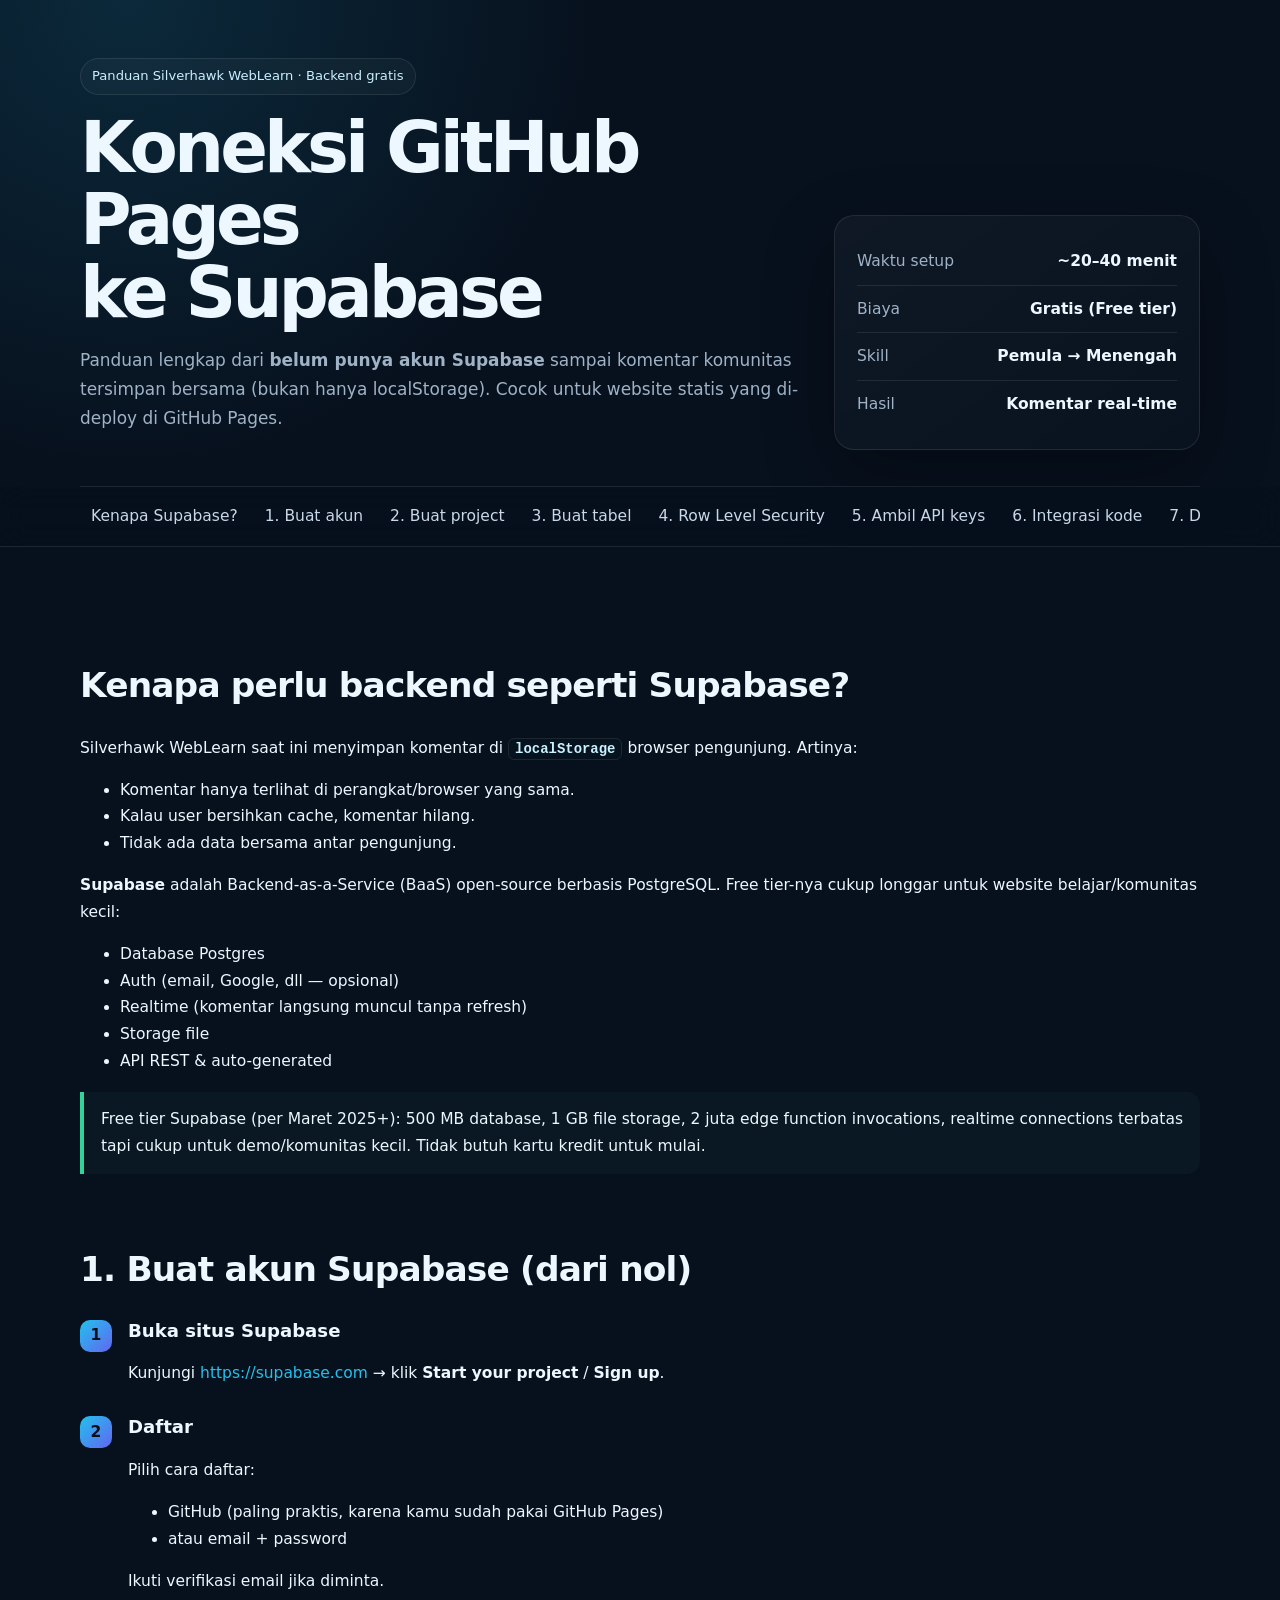
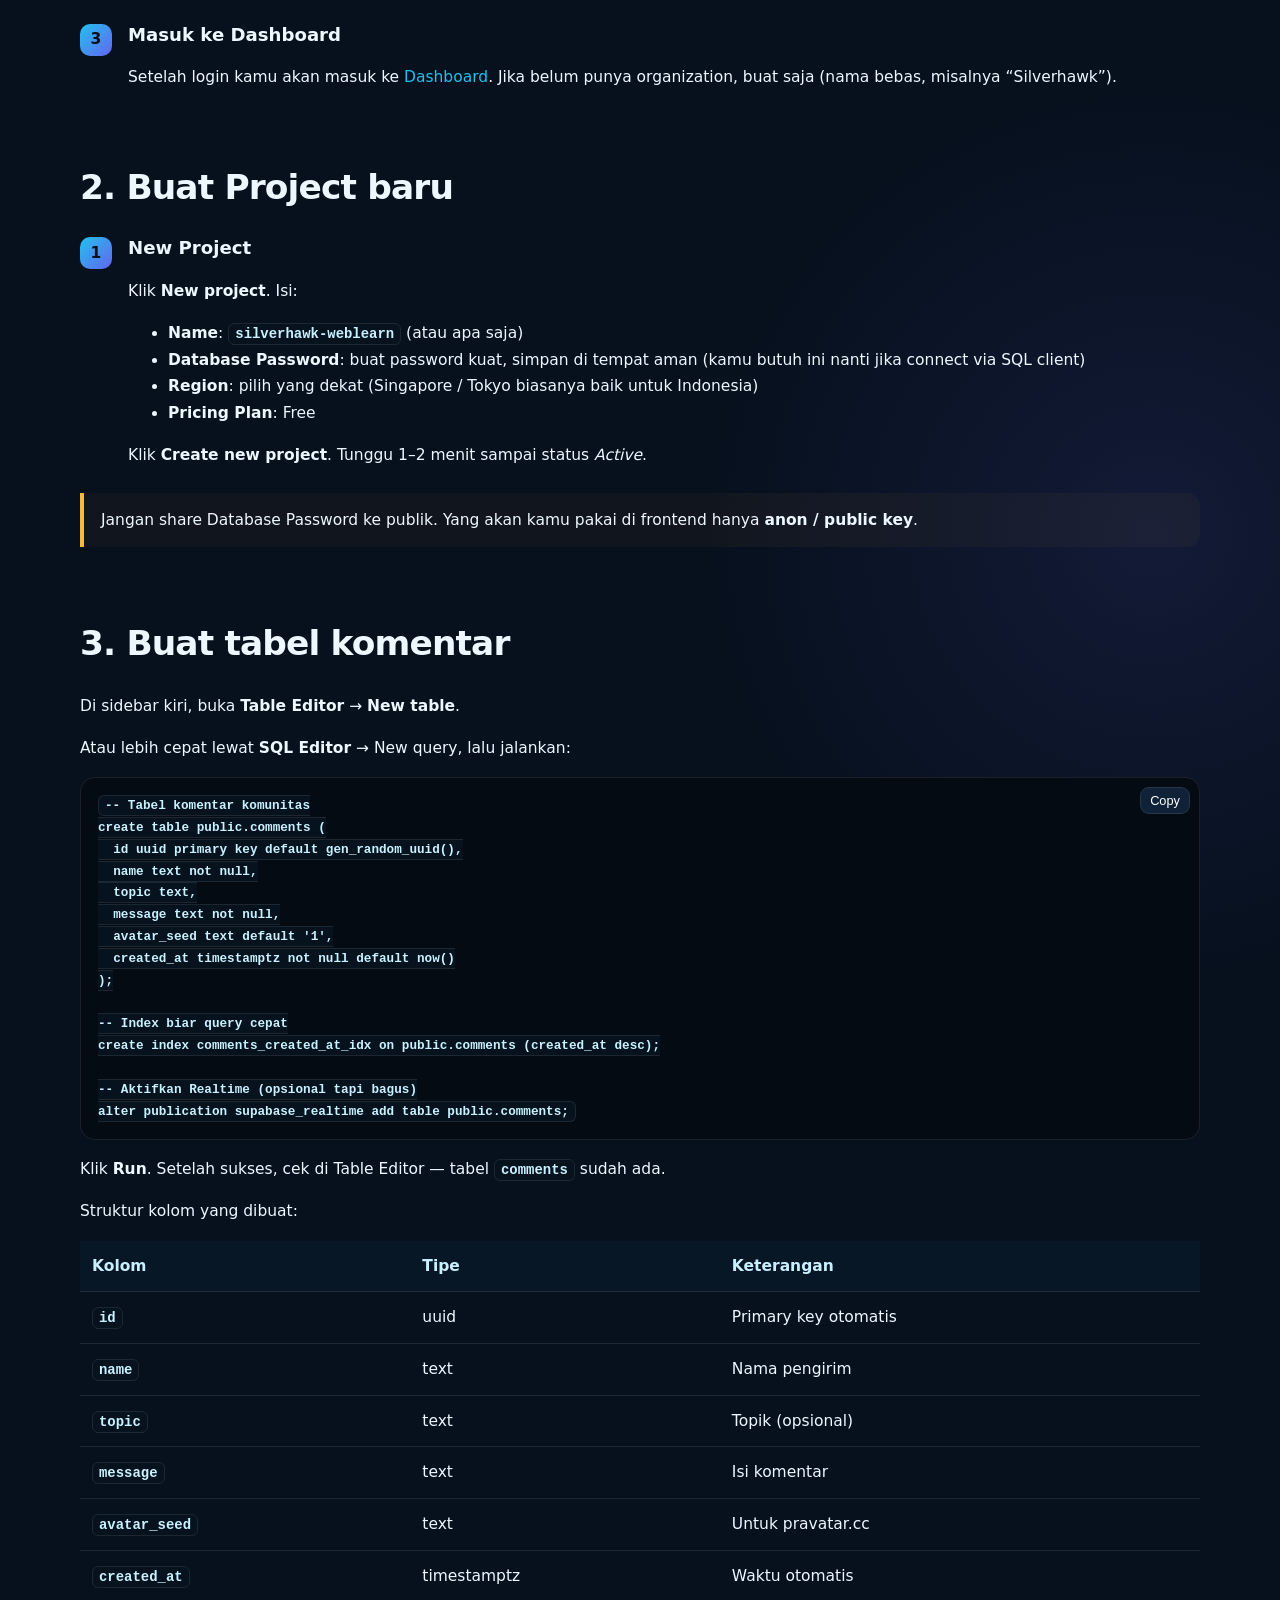
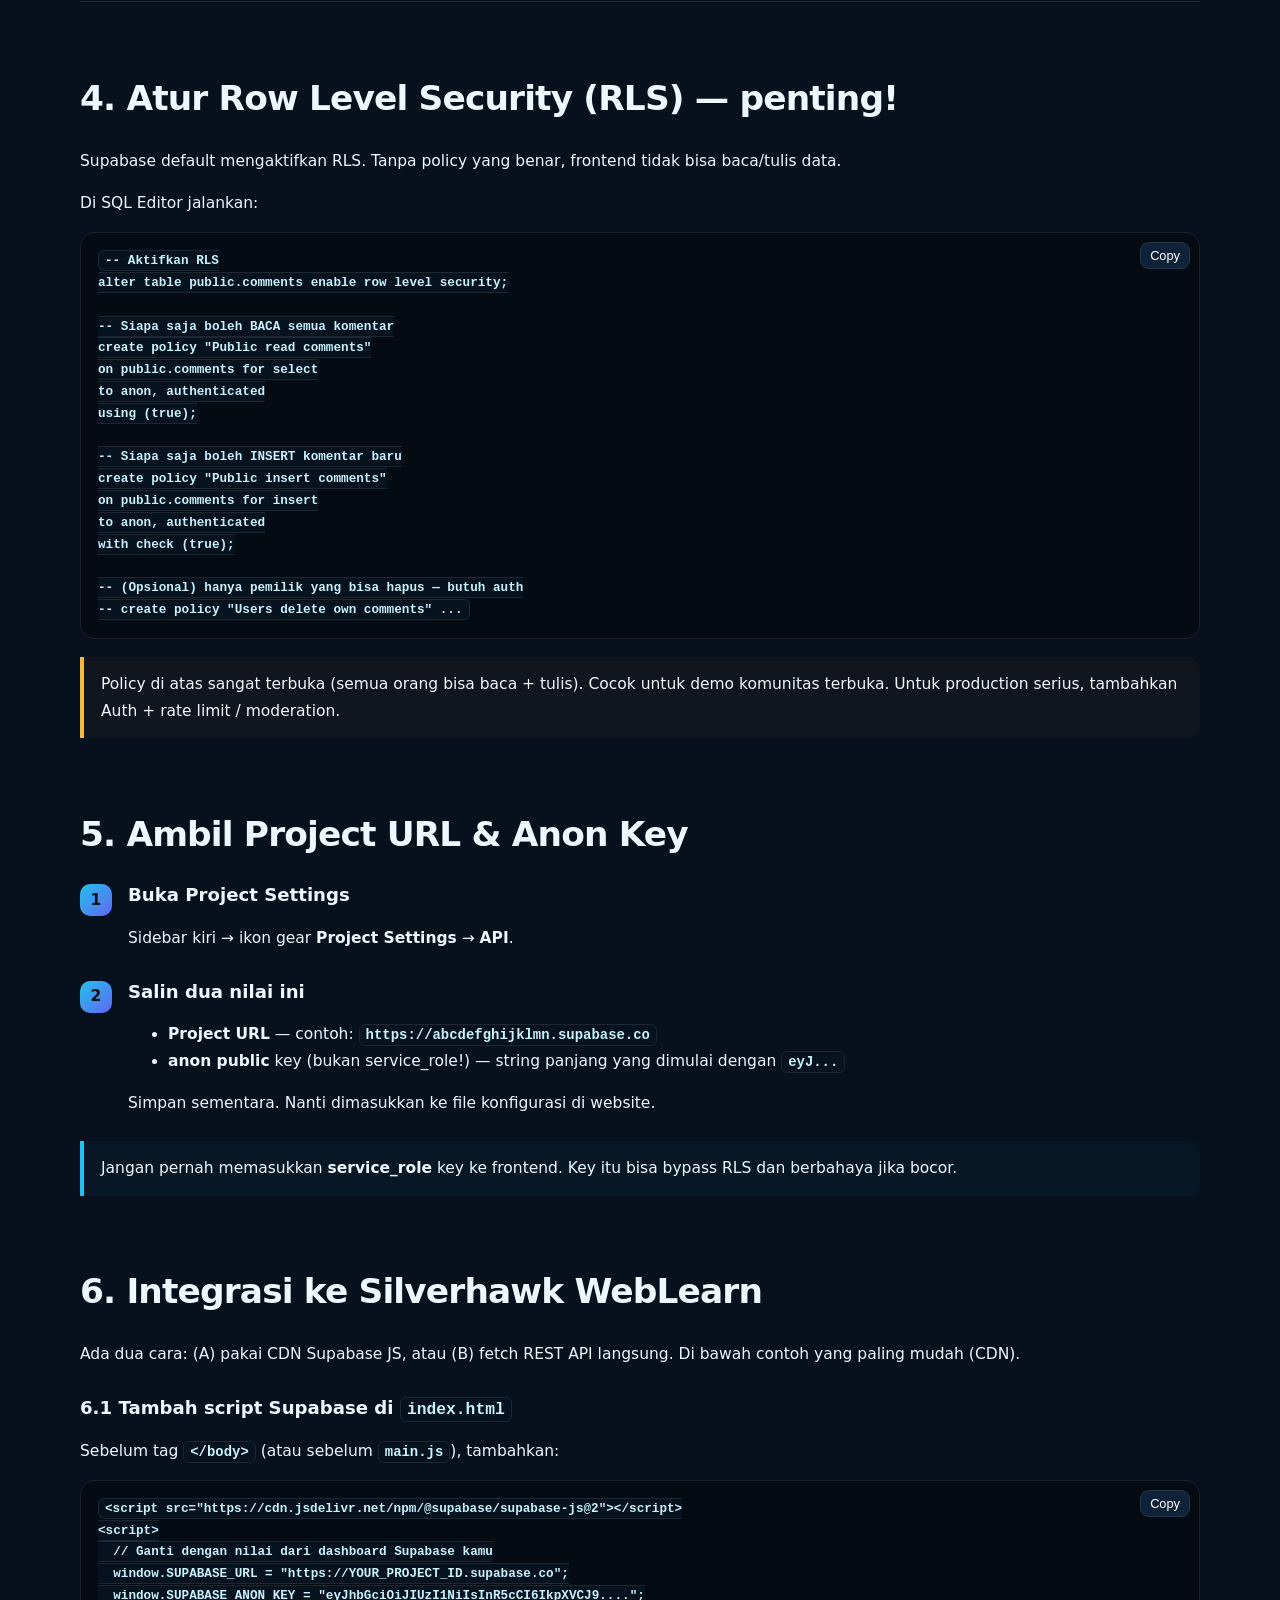
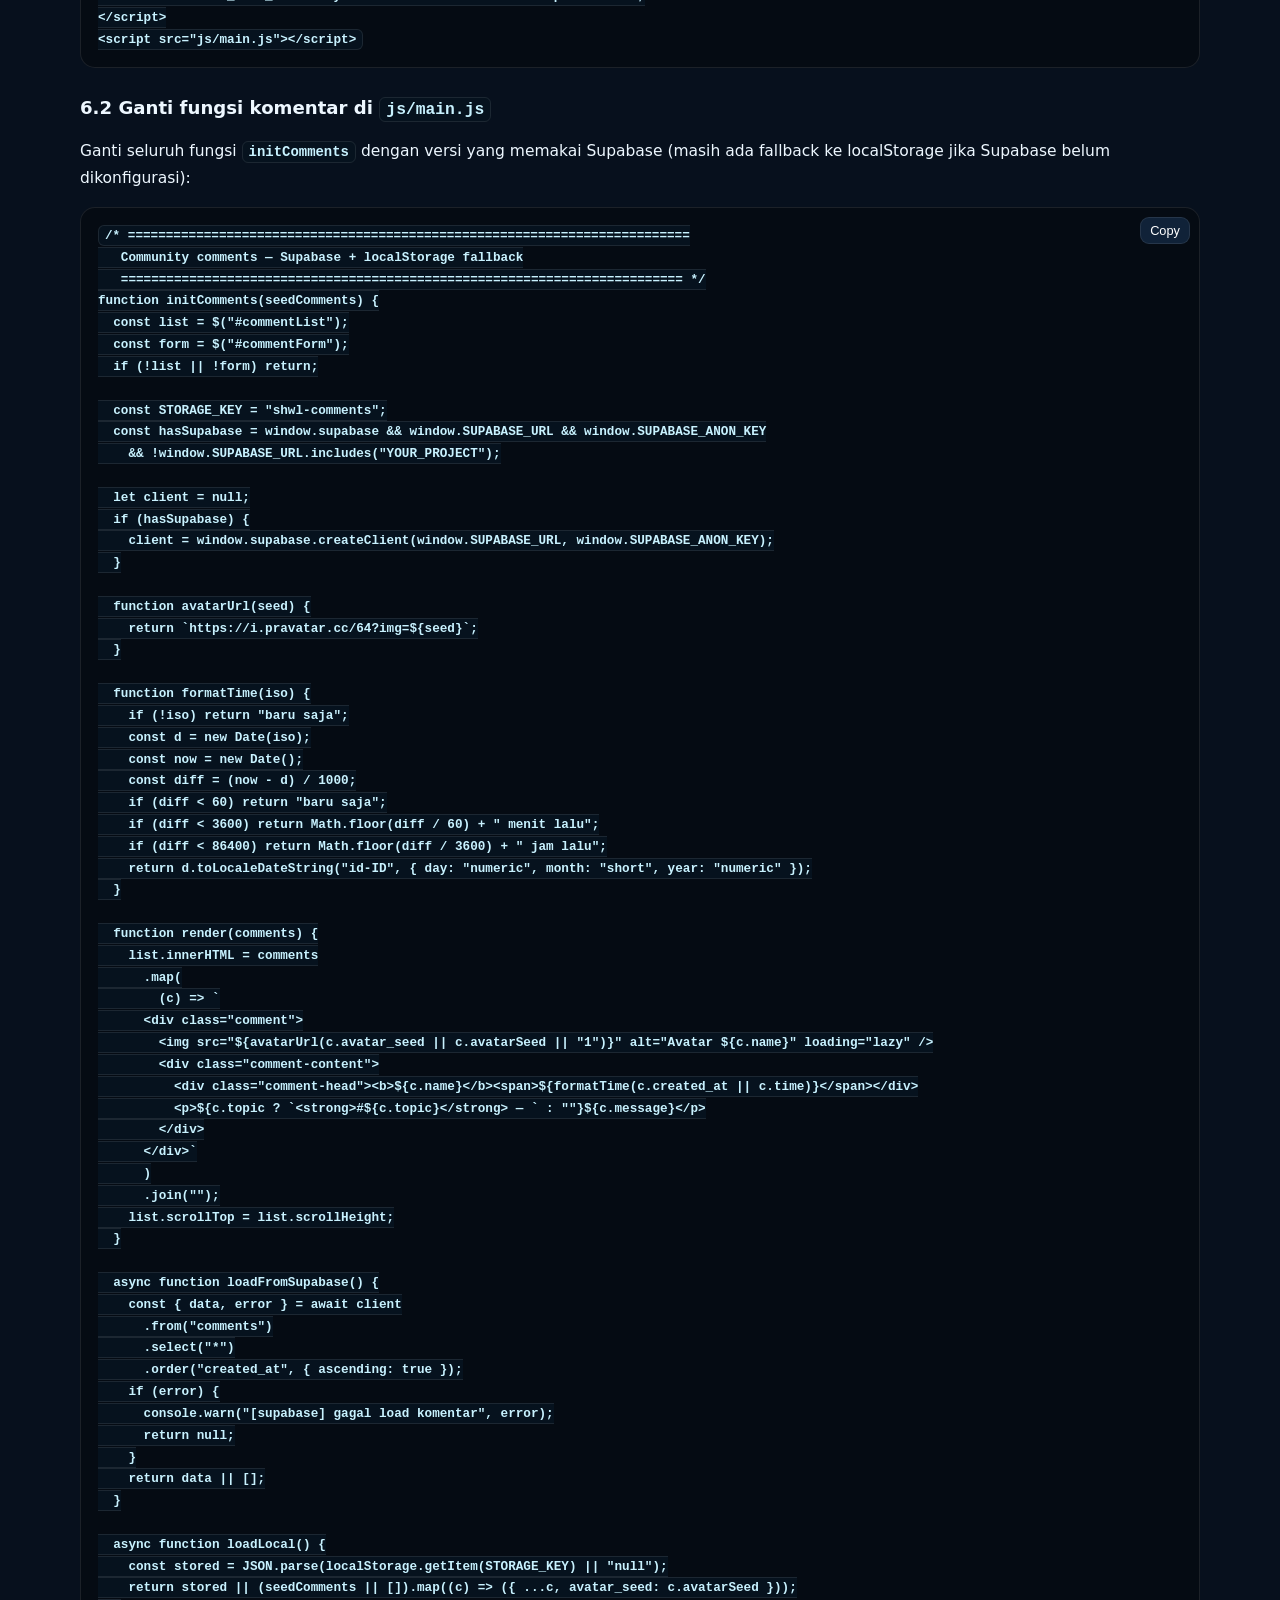
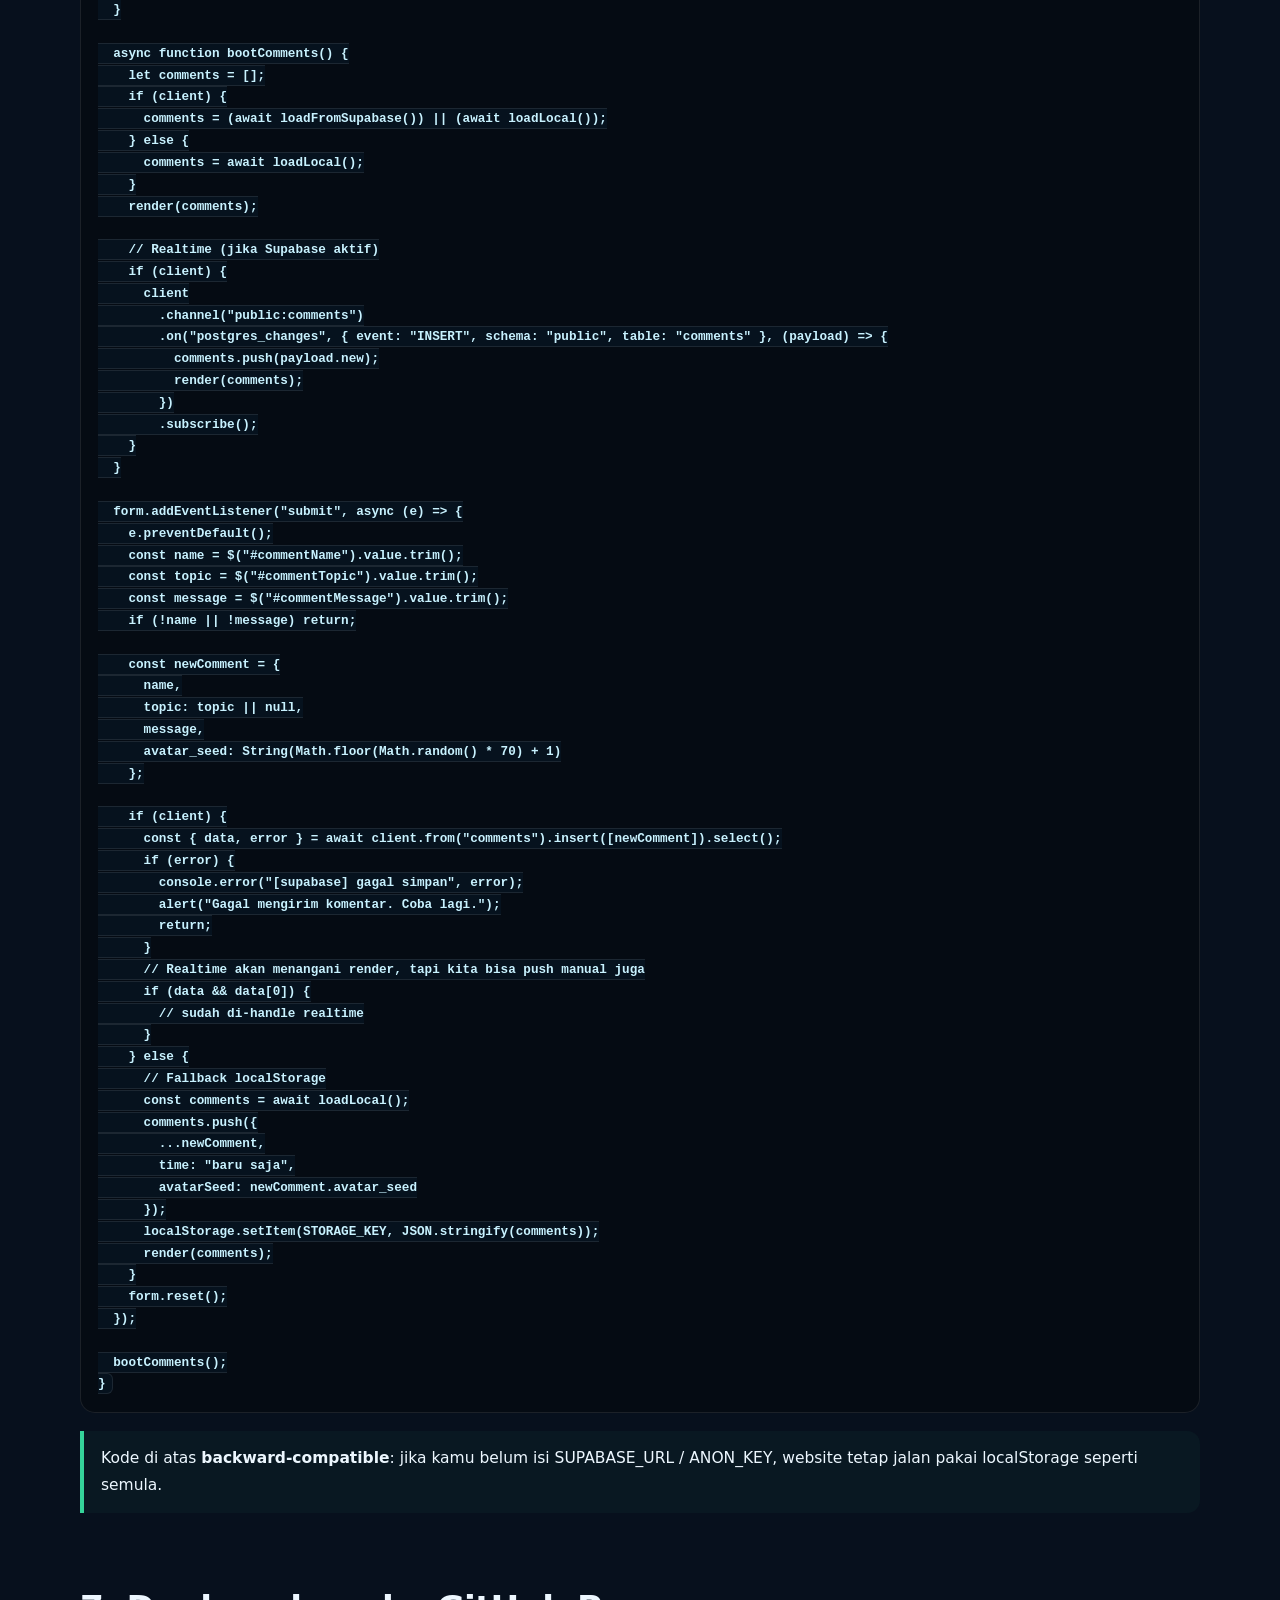
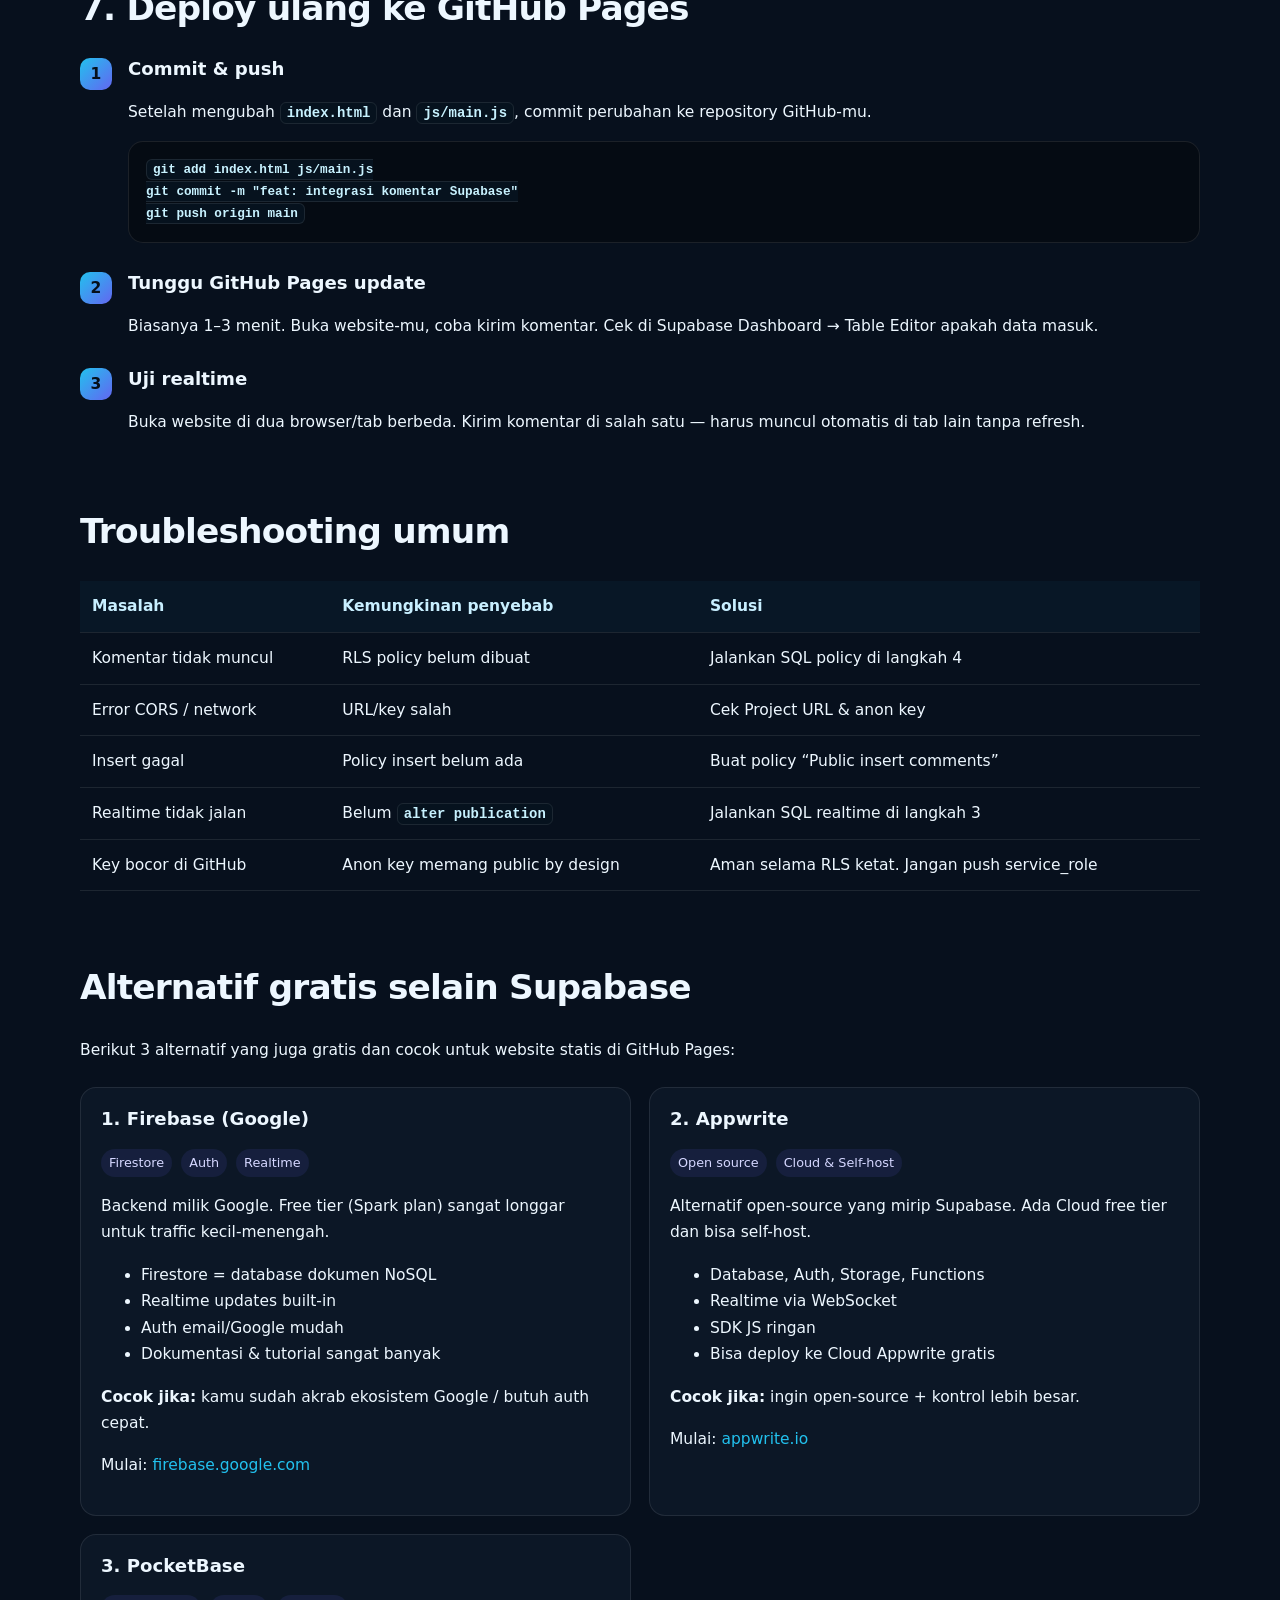
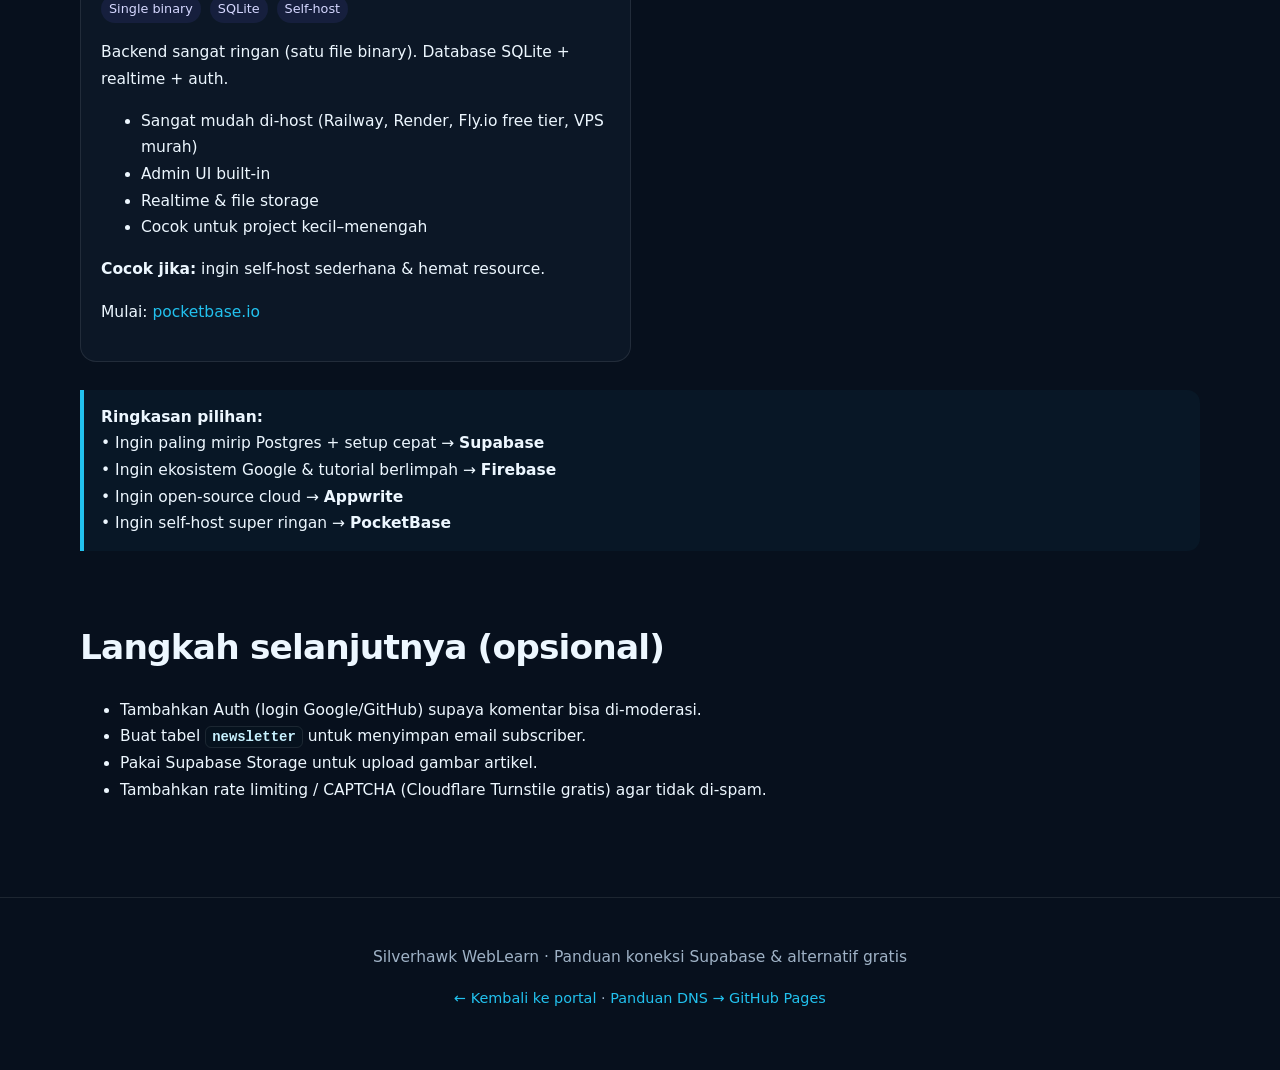
<file: panduan/supabase-github-pages.html>
<!DOCTYPE html>
<html lang="id">
<head>
 <link rel="stylesheet" href="https://silverhawk.web.id/lock/lock.css">
<meta charset="UTF-8">
<meta name="viewport" content="width=device-width,initial-scale=1">
<meta name="description" content="Panduan lengkap menghubungkan aplikasi Silverhawk WebLearn (GitHub Pages) ke Supabase — dari membuat akun sampai komentar real-time. Juga alternatif gratis.">
<title>Koneksi Supabase + GitHub Pages | Silverhawk WebLearn</title>
<style>
:root{
 --bg:#07101d;--surface:#0c1726;--surface2:#101f32;--text:#edf7ff;--muted:#9fb2c6;
 --line:rgba(255,255,255,.09);--accent:#22c1ee;--accent2:#6366f1;--ok:#35d39a;
 --warn:#f5b942;--shadow:0 24px 70px rgba(0,0,0,.3);--radius:20px
}
*{box-sizing:border-box}html{scroll-behavior:smooth}
body{margin:0;color:var(--text);background:
 radial-gradient(circle at 10% 0%,rgba(34,193,238,.14),transparent 30rem),
 radial-gradient(circle at 90% 20%,rgba(99,102,241,.12),transparent 28rem),var(--bg);
 font:15.5px/1.72 Inter,ui-sans-serif,system-ui,-apple-system,"Segoe UI",Roboto,Arial,sans-serif}
a{color:var(--accent);text-decoration:none}a:hover{text-decoration:underline}
.wrap{width:min(1120px,calc(100% - 28px));margin:auto}
.top{padding:58px 0 36px;border-bottom:1px solid var(--line)}
.eyebrow{display:inline-flex;gap:8px;align-items:center;border:1px solid var(--line);background:#ffffff08;
 border-radius:999px;padding:6px 11px;color:#c9efff;font-size:.82rem}
h1{font-size:clamp(2.25rem,6vw,4.4rem);line-height:1.03;letter-spacing:-.055em;margin:17px 0 14px}
h2{font-size:clamp(1.55rem,3vw,2.15rem);line-height:1.2;letter-spacing:-.025em;margin-top:2.2em}
h3{line-height:1.25;margin-top:1.6em}.lead{max-width:780px;color:var(--muted);font-size:1.06rem}
.hero{display:grid;grid-template-columns:1.6fr .8fr;gap:22px;align-items:end}
.card{background:linear-gradient(145deg,#ffffff09,#ffffff03);border:1px solid var(--line);
 border-radius:var(--radius);padding:22px;box-shadow:var(--shadow)}
.stats div{display:flex;justify-content:space-between;padding:10px 0;border-bottom:1px solid var(--line)}
.stats div:last-child{border:0}.stats span{color:var(--muted)}
nav{position:sticky;top:0;z-index:20;background:#07101dd9;backdrop-filter:blur(15px);border-bottom:1px solid var(--line)}
.nav{display:flex;gap:5px;overflow:auto;padding:9px 0;scrollbar-width:none}.nav::-webkit-scrollbar{display:none}
.nav a{white-space:nowrap;color:#c9d8e8;padding:7px 11px;border-radius:10px}.nav a:hover{background:#ffffff0b;text-decoration:none}
main{padding:42px 0}.section{margin:0 0 52px}.grid{display:grid;grid-template-columns:repeat(2,1fr);gap:18px}
.steps{counter-reset:step}.step{position:relative;padding-left:48px;margin:24px 0}.step:before{counter-increment:step;content:counter(step);
 position:absolute;left:0;top:0;width:32px;height:32px;display:grid;place-items:center;border-radius:10px;
 background:linear-gradient(135deg,var(--accent),var(--accent2));color:#06101a;font-weight:850}
code{font:600 .9em ui-monospace,SFMono-Regular,Consolas,monospace;background:#06121e;border:1px solid var(--line);
 padding:2px 6px;border-radius:6px;color:#c8f2ff}
pre{position:relative;overflow:auto;background:#050b13;border:1px solid var(--line);border-radius:15px;padding:17px;color:#dff7ff;font-size:.88rem;line-height:1.55}
.copy{position:absolute;right:9px;top:9px;border:1px solid var(--line);background:#102238;color:#fff;
 border-radius:9px;padding:5px 9px;cursor:pointer;font-size:.8rem}.copy:hover{background:#17304c}
table{width:100%;border-collapse:collapse;margin:16px 0}th,td{text-align:left;padding:12px;border-bottom:1px solid var(--line)}
th{color:#c8efff;background:#22c1ee0a}.note{border-left:4px solid var(--accent);background:#22c1ee0a;padding:14px 17px;border-radius:0 13px 13px 0;margin:18px 0}
.note.warn{border-color:var(--warn);background:#f5b9420a}.note.ok{border-color:var(--ok);background:#35d39a0a}
.tag{display:inline-block;border-radius:999px;padding:3px 8px;background:#6366f11c;color:#d5d7ff;font-size:.8rem;margin-right:4px}
footer{border-top:1px solid var(--line);padding:30px 0 45px;text-align:center;color:var(--muted)}
.alt-card{border:1px solid var(--line);border-radius:16px;padding:20px;background:#0c1726}
.alt-card h3{margin-top:0}
@media(max-width:760px){.hero,.grid{grid-template-columns:1fr}.top{padding-top:40px}.card{padding:18px}
 table{display:block;overflow-x:auto;white-space:nowrap}.wrap{width:min(100% - 20px,1120px)}}
</style>
</head>
<body>
<div class="wrap top">
  <div class="eyebrow">Panduan Silverhawk WebLearn · Backend gratis</div>
  <div class="hero">
    <div>
      <h1>Koneksi GitHub Pages<br>ke Supabase</h1>
      <p class="lead">Panduan lengkap dari <strong>belum punya akun Supabase</strong> sampai komentar komunitas tersimpan bersama (bukan hanya localStorage). Cocok untuk website statis yang di-deploy di GitHub Pages.</p>
    </div>
    <div class="card stats">
      <div><span>Waktu setup</span><b>~20–40 menit</b></div>
      <div><span>Biaya</span><b>Gratis (Free tier)</b></div>
      <div><span>Skill</span><b>Pemula → Menengah</b></div>
      <div><span>Hasil</span><b>Komentar real-time</b></div>
    </div>
  </div>
</div>

<nav>
  <div class="wrap nav">
    <a href="#kenapa">Kenapa Supabase?</a>
    <a href="#akun">1. Buat akun</a>
    <a href="#project">2. Buat project</a>
    <a href="#table">3. Buat tabel</a>
    <a href="#rls">4. Row Level Security</a>
    <a href="#keys">5. Ambil API keys</a>
    <a href="#kode">6. Integrasi kode</a>
    <a href="#deploy">7. Deploy ulang</a>
    <a href="#alternatif">Alternatif gratis</a>
  </div>
</nav>

<main class="wrap">

<section class="section" id="kenapa">
  <h2>Kenapa perlu backend seperti Supabase?</h2>
  <p>Silverhawk WebLearn saat ini menyimpan komentar di <code>localStorage</code> browser pengunjung. Artinya:</p>
  <ul>
    <li>Komentar hanya terlihat di perangkat/browser yang sama.</li>
    <li>Kalau user bersihkan cache, komentar hilang.</li>
    <li>Tidak ada data bersama antar pengunjung.</li>
  </ul>
  <p><strong>Supabase</strong> adalah Backend-as-a-Service (BaaS) open-source berbasis PostgreSQL. Free tier-nya cukup longgar untuk website belajar/komunitas kecil:</p>
  <ul>
    <li>Database Postgres</li>
    <li>Auth (email, Google, dll — opsional)</li>
    <li>Realtime (komentar langsung muncul tanpa refresh)</li>
    <li>Storage file</li>
    <li>API REST &amp; auto-generated</li>
  </ul>
  <div class="note ok">Free tier Supabase (per Maret 2025+): 500 MB database, 1 GB file storage, 2 juta edge function invocations, realtime connections terbatas tapi cukup untuk demo/komunitas kecil. Tidak butuh kartu kredit untuk mulai.</div>
</section>

<section class="section" id="akun">
  <h2>1. Buat akun Supabase (dari nol)</h2>
  <div class="steps">
    <div class="step">
      <h3>Buka situs Supabase</h3>
      <p>Kunjungi <a href="https://supabase.com" target="_blank" rel="noopener">https://supabase.com</a> → klik <strong>Start your project</strong> / <strong>Sign up</strong>.</p>
    </div>
    <div class="step">
      <h3>Daftar</h3>
      <p>Pilih cara daftar:</p>
      <ul>
        <li>GitHub (paling praktis, karena kamu sudah pakai GitHub Pages)</li>
        <li>atau email + password</li>
      </ul>
      <p>Ikuti verifikasi email jika diminta.</p>
    </div>
    <div class="step">
      <h3>Masuk ke Dashboard</h3>
      <p>Setelah login kamu akan masuk ke <a href="https://supabase.com/dashboard" target="_blank" rel="noopener">Dashboard</a>. Jika belum punya organization, buat saja (nama bebas, misalnya “Silverhawk”).</p>
    </div>
  </div>
</section>

<section class="section" id="project">
  <h2>2. Buat Project baru</h2>
  <div class="steps">
    <div class="step">
      <h3>New Project</h3>
      <p>Klik <strong>New project</strong>. Isi:</p>
      <ul>
        <li><strong>Name</strong>: <code>silverhawk-weblearn</code> (atau apa saja)</li>
        <li><strong>Database Password</strong>: buat password kuat, simpan di tempat aman (kamu butuh ini nanti jika connect via SQL client)</li>
        <li><strong>Region</strong>: pilih yang dekat (Singapore / Tokyo biasanya baik untuk Indonesia)</li>
        <li><strong>Pricing Plan</strong>: Free</li>
      </ul>
      <p>Klik <strong>Create new project</strong>. Tunggu 1–2 menit sampai status <em>Active</em>.</p>
    </div>
  </div>
  <div class="note warn">Jangan share Database Password ke publik. Yang akan kamu pakai di frontend hanya <strong>anon / public key</strong>.</div>
</section>

<section class="section" id="table">
  <h2>3. Buat tabel komentar</h2>
  <p>Di sidebar kiri, buka <strong>Table Editor</strong> → <strong>New table</strong>.</p>
  <p>Atau lebih cepat lewat <strong>SQL Editor</strong> → New query, lalu jalankan:</p>
  <pre><button class="copy" onclick="navigator.clipboard.writeText(this.parentElement.querySelector('code').textContent)">Copy</button><code>-- Tabel komentar komunitas
create table public.comments (
  id uuid primary key default gen_random_uuid(),
  name text not null,
  topic text,
  message text not null,
  avatar_seed text default '1',
  created_at timestamptz not null default now()
);

-- Index biar query cepat
create index comments_created_at_idx on public.comments (created_at desc);

-- Aktifkan Realtime (opsional tapi bagus)
alter publication supabase_realtime add table public.comments;</code></pre>
  <p>Klik <strong>Run</strong>. Setelah sukses, cek di Table Editor — tabel <code>comments</code> sudah ada.</p>
  <p>Struktur kolom yang dibuat:</p>
  <table>
    <thead><tr><th>Kolom</th><th>Tipe</th><th>Keterangan</th></tr></thead>
    <tbody>
      <tr><td><code>id</code></td><td>uuid</td><td>Primary key otomatis</td></tr>
      <tr><td><code>name</code></td><td>text</td><td>Nama pengirim</td></tr>
      <tr><td><code>topic</code></td><td>text</td><td>Topik (opsional)</td></tr>
      <tr><td><code>message</code></td><td>text</td><td>Isi komentar</td></tr>
      <tr><td><code>avatar_seed</code></td><td>text</td><td>Untuk pravatar.cc</td></tr>
      <tr><td><code>created_at</code></td><td>timestamptz</td><td>Waktu otomatis</td></tr>
    </tbody>
  </table>
</section>

<section class="section" id="rls">
  <h2>4. Atur Row Level Security (RLS) — penting!</h2>
  <p>Supabase default mengaktifkan RLS. Tanpa policy yang benar, frontend tidak bisa baca/tulis data.</p>
  <p>Di SQL Editor jalankan:</p>
  <pre><button class="copy" onclick="navigator.clipboard.writeText(this.parentElement.querySelector('code').textContent)">Copy</button><code>-- Aktifkan RLS
alter table public.comments enable row level security;

-- Siapa saja boleh BACA semua komentar
create policy "Public read comments"
on public.comments for select
to anon, authenticated
using (true);

-- Siapa saja boleh INSERT komentar baru
create policy "Public insert comments"
on public.comments for insert
to anon, authenticated
with check (true);

-- (Opsional) hanya pemilik yang bisa hapus — butuh auth
-- create policy "Users delete own comments" ...</code></pre>
  <div class="note warn">Policy di atas sangat terbuka (semua orang bisa baca + tulis). Cocok untuk demo komunitas terbuka. Untuk production serius, tambahkan Auth + rate limit / moderation.</div>
</section>

<section class="section" id="keys">
  <h2>5. Ambil Project URL &amp; Anon Key</h2>
  <div class="steps">
    <div class="step">
      <h3>Buka Project Settings</h3>
      <p>Sidebar kiri → ikon gear <strong>Project Settings</strong> → <strong>API</strong>.</p>
    </div>
    <div class="step">
      <h3>Salin dua nilai ini</h3>
      <ul>
        <li><strong>Project URL</strong> — contoh: <code>https://abcdefghijklmn.supabase.co</code></li>
        <li><strong>anon public</strong> key (bukan service_role!) — string panjang yang dimulai dengan <code>eyJ...</code></li>
      </ul>
      <p>Simpan sementara. Nanti dimasukkan ke file konfigurasi di website.</p>
    </div>
  </div>
  <div class="note">Jangan pernah memasukkan <strong>service_role</strong> key ke frontend. Key itu bisa bypass RLS dan berbahaya jika bocor.</div>
</section>

<section class="section" id="kode">
  <h2>6. Integrasi ke Silverhawk WebLearn</h2>
  <p>Ada dua cara: (A) pakai CDN Supabase JS, atau (B) fetch REST API langsung. Di bawah contoh yang paling mudah (CDN).</p>

  <h3>6.1 Tambah script Supabase di <code>index.html</code></h3>
  <p>Sebelum tag <code>&lt;/body&gt;</code> (atau sebelum <code>main.js</code>), tambahkan:</p>
  <pre><button class="copy" onclick="navigator.clipboard.writeText(this.parentElement.querySelector('code').textContent)">Copy</button><code>&lt;script src="https://cdn.jsdelivr.net/npm/@supabase/supabase-js@2"&gt;&lt;/script&gt;
&lt;script&gt;
  // Ganti dengan nilai dari dashboard Supabase kamu
  window.SUPABASE_URL = "https://YOUR_PROJECT_ID.supabase.co";
  window.SUPABASE_ANON_KEY = "eyJhbGciOiJIUzI1NiIsInR5cCI6IkpXVCJ9....";
&lt;/script&gt;
&lt;script src="js/main.js"&gt;&lt;/script&gt;</code></pre>

  <h3>6.2 Ganti fungsi komentar di <code>js/main.js</code></h3>
  <p>Ganti seluruh fungsi <code>initComments</code> dengan versi yang memakai Supabase (masih ada fallback ke localStorage jika Supabase belum dikonfigurasi):</p>
  <pre><button class="copy" onclick="navigator.clipboard.writeText(this.parentElement.querySelector('code').textContent)">Copy</button><code>/* ==========================================================================
   Community comments — Supabase + localStorage fallback
   ========================================================================== */
function initComments(seedComments) {
  const list = $("#commentList");
  const form = $("#commentForm");
  if (!list || !form) return;

  const STORAGE_KEY = "shwl-comments";
  const hasSupabase = window.supabase && window.SUPABASE_URL && window.SUPABASE_ANON_KEY
    && !window.SUPABASE_URL.includes("YOUR_PROJECT");

  let client = null;
  if (hasSupabase) {
    client = window.supabase.createClient(window.SUPABASE_URL, window.SUPABASE_ANON_KEY);
  }

  function avatarUrl(seed) {
    return `https://i.pravatar.cc/64?img=${seed}`;
  }

  function formatTime(iso) {
    if (!iso) return "baru saja";
    const d = new Date(iso);
    const now = new Date();
    const diff = (now - d) / 1000;
    if (diff < 60) return "baru saja";
    if (diff < 3600) return Math.floor(diff / 60) + " menit lalu";
    if (diff < 86400) return Math.floor(diff / 3600) + " jam lalu";
    return d.toLocaleDateString("id-ID", { day: "numeric", month: "short", year: "numeric" });
  }

  function render(comments) {
    list.innerHTML = comments
      .map(
        (c) => `
      &lt;div class="comment"&gt;
        &lt;img src="${avatarUrl(c.avatar_seed || c.avatarSeed || "1")}" alt="Avatar ${c.name}" loading="lazy" /&gt;
        &lt;div class="comment-content"&gt;
          &lt;div class="comment-head"&gt;&lt;b&gt;${c.name}&lt;/b&gt;&lt;span&gt;${formatTime(c.created_at || c.time)}&lt;/span&gt;&lt;/div&gt;
          &lt;p&gt;${c.topic ? `&lt;strong&gt;#${c.topic}&lt;/strong&gt; — ` : ""}${c.message}&lt;/p&gt;
        &lt;/div&gt;
      &lt;/div&gt;`
      )
      .join("");
    list.scrollTop = list.scrollHeight;
  }

  async function loadFromSupabase() {
    const { data, error } = await client
      .from("comments")
      .select("*")
      .order("created_at", { ascending: true });
    if (error) {
      console.warn("[supabase] gagal load komentar", error);
      return null;
    }
    return data || [];
  }

  async function loadLocal() {
    const stored = JSON.parse(localStorage.getItem(STORAGE_KEY) || "null");
    return stored || (seedComments || []).map((c) => ({ ...c, avatar_seed: c.avatarSeed }));
  }

  async function bootComments() {
    let comments = [];
    if (client) {
      comments = (await loadFromSupabase()) || (await loadLocal());
    } else {
      comments = await loadLocal();
    }
    render(comments);

    // Realtime (jika Supabase aktif)
    if (client) {
      client
        .channel("public:comments")
        .on("postgres_changes", { event: "INSERT", schema: "public", table: "comments" }, (payload) => {
          comments.push(payload.new);
          render(comments);
        })
        .subscribe();
    }
  }

  form.addEventListener("submit", async (e) => {
    e.preventDefault();
    const name = $("#commentName").value.trim();
    const topic = $("#commentTopic").value.trim();
    const message = $("#commentMessage").value.trim();
    if (!name || !message) return;

    const newComment = {
      name,
      topic: topic || null,
      message,
      avatar_seed: String(Math.floor(Math.random() * 70) + 1)
    };

    if (client) {
      const { data, error } = await client.from("comments").insert([newComment]).select();
      if (error) {
        console.error("[supabase] gagal simpan", error);
        alert("Gagal mengirim komentar. Coba lagi.");
        return;
      }
      // Realtime akan menangani render, tapi kita bisa push manual juga
      if (data && data[0]) {
        // sudah di-handle realtime
      }
    } else {
      // Fallback localStorage
      const comments = await loadLocal();
      comments.push({
        ...newComment,
        time: "baru saja",
        avatarSeed: newComment.avatar_seed
      });
      localStorage.setItem(STORAGE_KEY, JSON.stringify(comments));
      render(comments);
    }
    form.reset();
  });

  bootComments();
}</code></pre>

  <div class="note ok">Kode di atas <strong>backward-compatible</strong>: jika kamu belum isi SUPABASE_URL / ANON_KEY, website tetap jalan pakai localStorage seperti semula.</div>
</section>

<section class="section" id="deploy">
  <h2>7. Deploy ulang ke GitHub Pages</h2>
  <div class="steps">
    <div class="step">
      <h3>Commit &amp; push</h3>
      <p>Setelah mengubah <code>index.html</code> dan <code>js/main.js</code>, commit perubahan ke repository GitHub-mu.</p>
      <pre><code>git add index.html js/main.js
git commit -m "feat: integrasi komentar Supabase"
git push origin main</code></pre>
    </div>
    <div class="step">
      <h3>Tunggu GitHub Pages update</h3>
      <p>Biasanya 1–3 menit. Buka website-mu, coba kirim komentar. Cek di Supabase Dashboard → Table Editor apakah data masuk.</p>
    </div>
    <div class="step">
      <h3>Uji realtime</h3>
      <p>Buka website di dua browser/tab berbeda. Kirim komentar di salah satu — harus muncul otomatis di tab lain tanpa refresh.</p>
    </div>
  </div>
</section>

<section class="section" id="troubleshooting">
  <h2>Troubleshooting umum</h2>
  <table>
    <thead><tr><th>Masalah</th><th>Kemungkinan penyebab</th><th>Solusi</th></tr></thead>
    <tbody>
      <tr><td>Komentar tidak muncul</td><td>RLS policy belum dibuat</td><td>Jalankan SQL policy di langkah 4</td></tr>
      <tr><td>Error CORS / network</td><td>URL/key salah</td><td>Cek Project URL &amp; anon key</td></tr>
      <tr><td>Insert gagal</td><td>Policy insert belum ada</td><td>Buat policy “Public insert comments”</td></tr>
      <tr><td>Realtime tidak jalan</td><td>Belum <code>alter publication</code></td><td>Jalankan SQL realtime di langkah 3</td></tr>
      <tr><td>Key bocor di GitHub</td><td>Anon key memang public by design</td><td>Aman selama RLS ketat. Jangan push service_role</td></tr>
    </tbody>
  </table>
</section>

<section class="section" id="alternatif">
  <h2>Alternatif gratis selain Supabase</h2>
  <p>Berikut 3 alternatif yang juga gratis dan cocok untuk website statis di GitHub Pages:</p>

  <div class="grid" style="margin-top:24px">
    <div class="alt-card">
      <h3>1. Firebase (Google)</h3>
      <p><span class="tag">Firestore</span> <span class="tag">Auth</span> <span class="tag">Realtime</span></p>
      <p>Backend milik Google. Free tier (Spark plan) sangat longgar untuk traffic kecil-menengah.</p>
      <ul>
        <li>Firestore = database dokumen NoSQL</li>
        <li>Realtime updates built-in</li>
        <li>Auth email/Google mudah</li>
        <li>Dokumentasi &amp; tutorial sangat banyak</li>
      </ul>
      <p><strong>Cocok jika:</strong> kamu sudah akrab ekosistem Google / butuh auth cepat.</p>
      <p>Mulai: <a href="https://firebase.google.com" target="_blank" rel="noopener">firebase.google.com</a></p>
    </div>

    <div class="alt-card">
      <h3>2. Appwrite</h3>
      <p><span class="tag">Open source</span> <span class="tag">Cloud &amp; Self-host</span></p>
      <p>Alternatif open-source yang mirip Supabase. Ada Cloud free tier dan bisa self-host.</p>
      <ul>
        <li>Database, Auth, Storage, Functions</li>
        <li>Realtime via WebSocket</li>
        <li>SDK JS ringan</li>
        <li>Bisa deploy ke Cloud Appwrite gratis</li>
      </ul>
      <p><strong>Cocok jika:</strong> ingin open-source + kontrol lebih besar.</p>
      <p>Mulai: <a href="https://appwrite.io" target="_blank" rel="noopener">appwrite.io</a></p>
    </div>

    <div class="alt-card">
      <h3>3. PocketBase</h3>
      <p><span class="tag">Single binary</span> <span class="tag">SQLite</span> <span class="tag">Self-host</span></p>
      <p>Backend sangat ringan (satu file binary). Database SQLite + realtime + auth.</p>
      <ul>
        <li>Sangat mudah di-host (Railway, Render, Fly.io free tier, VPS murah)</li>
        <li>Admin UI built-in</li>
        <li>Realtime &amp; file storage</li>
        <li>Cocok untuk project kecil–menengah</li>
      </ul>
      <p><strong>Cocok jika:</strong> ingin self-host sederhana &amp; hemat resource.</p>
      <p>Mulai: <a href="https://pocketbase.io" target="_blank" rel="noopener">pocketbase.io</a></p>
    </div>
  </div>

  <div class="note" style="margin-top:28px">
    <strong>Ringkasan pilihan:</strong><br>
    • Ingin paling mirip Postgres + setup cepat → <strong>Supabase</strong><br>
    • Ingin ekosistem Google &amp; tutorial berlimpah → <strong>Firebase</strong><br>
    • Ingin open-source cloud → <strong>Appwrite</strong><br>
    • Ingin self-host super ringan → <strong>PocketBase</strong>
  </div>
</section>

<section class="section">
  <h2>Langkah selanjutnya (opsional)</h2>
  <ul>
    <li>Tambahkan Auth (login Google/GitHub) supaya komentar bisa di-moderasi.</li>
    <li>Buat tabel <code>newsletter</code> untuk menyimpan email subscriber.</li>
    <li>Pakai Supabase Storage untuk upload gambar artikel.</li>
    <li>Tambahkan rate limiting / CAPTCHA (Cloudflare Turnstile gratis) agar tidak di-spam.</li>
  </ul>
</section>

</main>

<footer>
  <div class="wrap">
    <p>Silverhawk WebLearn · Panduan koneksi Supabase &amp; alternatif gratis</p>
    <p style="margin-top:8px;font-size:.9rem"><a href="../index.html">← Kembali ke portal</a> · <a href="dns-github-pages.html">Panduan DNS → GitHub Pages</a></p>
  </div>
</footer>

<script>
document.querySelectorAll('.copy').forEach(btn => {
  btn.addEventListener('click', () => {
    const text = btn.parentElement.querySelector('code').textContent;
    navigator.clipboard.writeText(text).then(() => {
      const old = btn.textContent;
      btn.textContent = 'Copied!';
      setTimeout(() => btn.textContent = old, 1500);
    });
  });
});
</script>
 <script src="https://silverhawk.web.id/lock/lock.js"></script>
</body>
</html>
</file>
<file: css/sdlc-page.css>
/* Base: layout & tema dari repo SDLC asli (biru + cream) + tambahan dokumen/glossary */
@import url('https://fonts.googleapis.com/css2?family=Inter:wght@400;500;600;700&family=Poppins:wght@500;600;700&display=swap');

:root {
  --blue-900: #0f172a;
  --blue-800: #1e3a5f;
  --blue-700: #1e40af;
  --blue-600: #2563eb;
  --blue-500: #3b82f6;
  --blue-100: #dbeafe;
  --blue-50: #eff6ff;
  --cream: #fef9ef;
  --cream-dark: #f5e6c8;
  --cream-light: #fffdf8;
  --text: #1e293b;
  --text-muted: #64748b;
  --white: #ffffff;
  --success: #059669;
  --danger: #dc2626;
  --radius: 12px;
  --shadow: 0 4px 20px rgba(30, 58, 95, 0.08);
  --shadow-lg: 0 10px 40px rgba(30, 58, 95, 0.12);
  --transition: 0.25s ease;
}

* { margin: 0; padding: 0; box-sizing: border-box; }
html { scroll-behavior: smooth; }
body {
  font-family: 'Inter', system-ui, sans-serif;
  background: var(--cream);
  color: var(--text);
  line-height: 1.6;
  min-height: 100vh;
}
h1, h2, h3, h4 {
  font-family: 'Poppins', sans-serif;
  font-weight: 600;
  color: var(--blue-800);
}
.container { max-width: 1100px; margin: 0 auto; padding: 0 1.25rem; }

/* Navbar — sama pola asli */
.navbar {
  position: sticky; top: 0; z-index: 1000;
  background: var(--blue-800);
  box-shadow: 0 2px 12px rgba(0,0,0,0.15);
}
.nav-container {
  max-width: 1100px; margin: 0 auto; padding: 0.75rem 1.25rem;
  display: flex; align-items: center; justify-content: space-between;
}
.nav-logo {
  display: flex; align-items: center; gap: 0.5rem;
  color: var(--cream); text-decoration: none;
  font-weight: 700; font-size: 1.1rem; font-family: 'Poppins', sans-serif;
}
.nav-logo small { font-weight: 500; opacity: 0.8; font-size: 0.75rem; margin-left: 0.35rem; }
.nav-menu {
  display: flex; list-style: none; gap: 0.2rem; flex-wrap: nowrap;
  align-items: center; margin-left: auto;
  overflow-x: auto;
  overflow-y: hidden;
  max-width: min(100%, 72vw);
  -webkit-overflow-scrolling: touch;
  scrollbar-width: none; /* Firefox: hide bar */
  height: 40px;
}
.nav-menu::-webkit-scrollbar { display: none; height: 0; width: 0; }
.nav-menu li { flex-shrink: 0; display: flex; align-items: center; }
.nav-link {
  color: rgba(255,255,255,0.85); text-decoration: none;
  padding: 0.5rem 0.85rem; border-radius: 8px;
  font-size: 0.9rem; font-weight: 500; transition: var(--transition);
}
.nav-link:hover, .nav-link.active {
  background: rgba(255,255,255,0.15); color: var(--cream);
}
.nav-link.home-link {
  background: rgba(255,255,255,0.12);
  border: 1px solid rgba(255,255,255,0.25);
}
.nav-toggle {
  display: none; flex-direction: column; gap: 5px;
  background: none; border: none; cursor: pointer; padding: 4px;
}
.nav-toggle span {
  width: 24px; height: 2.5px; background: var(--cream); border-radius: 2px;
}

.section { padding: 2.5rem 0; }
.section-alt { background: var(--cream-light); }
.section-header { text-align: center; margin-bottom: 2.5rem; }
.section-header h2 { font-size: 1.85rem; margin-bottom: 0.5rem; }
.section-header p { color: var(--text-muted); max-width: 620px; margin: 0 auto; }

/* Hero */
.hero {
  background: linear-gradient(135deg, var(--blue-800) 0%, var(--blue-700) 50%, #1e3a8a 100%);
  color: var(--cream); padding: 4.5rem 0 3.5rem;
}
.hero h1 { color: var(--cream); font-size: 2.35rem; margin-bottom: 1rem; }
.hero .highlight { color: #93c5fd; }
.hero-subtitle { font-size: 1.08rem; opacity: 0.92; max-width: 580px; margin-bottom: 1.75rem; }
.hero-actions { display: flex; gap: 0.75rem; flex-wrap: wrap; margin-bottom: 2.75rem; }
.hero-cards { display: grid; grid-template-columns: repeat(4, 1fr); gap: 1rem; }
.stat-card {
  background: rgba(255,255,255,0.1); backdrop-filter: blur(8px);
  border: 1px solid rgba(255,255,255,0.15); border-radius: var(--radius);
  padding: 1.25rem; text-align: center;
}
.stat-number { font-size: 1.75rem; font-weight: 700; font-family: 'Poppins', sans-serif; color: #93c5fd; }
.stat-label { font-size: 0.85rem; opacity: 0.85; margin-top: 0.25rem; }

.btn {
  display: inline-flex; align-items: center; justify-content: center;
  padding: 0.65rem 1.35rem; border-radius: 8px; font-weight: 600; font-size: 0.95rem;
  border: none; cursor: pointer; text-decoration: none; transition: var(--transition);
  font-family: inherit;
}
.btn-primary { background: var(--blue-600); color: white; }
.btn-primary:hover { background: var(--blue-500); transform: translateY(-1px); }
.btn-secondary { background: var(--cream); color: var(--blue-800); }
.btn-secondary:hover { background: var(--cream-dark); }
.btn-sm { padding: 0.4rem 0.9rem; font-size: 0.85rem; }

/* Timeline tahapan */
.timeline {
  display: flex; flex-wrap: wrap; gap: 0.75rem; justify-content: center; margin-bottom: 2rem;
}
.timeline-item {
  background: var(--white); border: 2px solid var(--blue-100); border-radius: var(--radius);
  padding: 1rem 1.25rem; cursor: pointer; transition: var(--transition);
  text-align: center; min-width: 128px; box-shadow: var(--shadow);
}
.timeline-item:hover, .timeline-item.active {
  border-color: var(--blue-600); background: var(--blue-50);
  transform: translateY(-3px); box-shadow: var(--shadow-lg);
}
.timeline-item .num {
  display: inline-flex; width: 28px; height: 28px; align-items: center; justify-content: center;
  background: var(--blue-600); color: white; border-radius: 50%;
  font-size: 0.8rem; font-weight: 700; margin-bottom: 0.4rem;
}
.timeline-item .title { font-weight: 600; font-size: 0.9rem; color: var(--blue-800); }

.stage-detail {
  background: var(--white); border-radius: var(--radius); padding: 1.75rem;
  box-shadow: var(--shadow); border-left: 4px solid var(--blue-600);
}
.stage-detail h3 { margin-bottom: 0.75rem; color: var(--blue-700); }
.stage-detail .placeholder { color: var(--text-muted); text-align: center; padding: 1.5rem; }
.stage-detail ul { margin: 0.75rem 0 0 1.25rem; }
.stage-detail li { margin-bottom: 0.4rem; }
.mind-box {
  background: var(--blue-50); border-left: 3px solid var(--blue-600);
  padding: 0.85rem 1rem; margin: 1rem 0; border-radius: 0 8px 8px 0; font-size: 0.95rem;
}
.tag {
  display: inline-block; background: var(--blue-100); color: var(--blue-700);
  padding: 0.15rem 0.55rem; border-radius: 6px; font-size: 0.8rem; font-weight: 600; margin-right: 0.35rem;
}

/* Roles */
.roles-grid {
  display: grid; grid-template-columns: repeat(auto-fill, minmax(200px, 1fr)); gap: 1rem; margin-bottom: 1.5rem;
}
.role-card {
  background: var(--white); border: 2px solid var(--blue-100); border-radius: var(--radius);
  padding: 1.25rem; cursor: pointer; transition: var(--transition); box-shadow: var(--shadow); text-align: center;
}
.role-card:hover, .role-card.active {
  border-color: var(--blue-600); background: var(--blue-50); transform: translateY(-2px);
}
.role-card .role-icon { font-size: 1.75rem; margin-bottom: 0.4rem; }
.role-card h3 { font-size: 0.95rem; margin-bottom: 0.35rem; }
.role-card p { font-size: 0.8rem; color: var(--text-muted); }
.role-detail {
  background: var(--white); border-radius: var(--radius); padding: 1.75rem;
  box-shadow: var(--shadow); border-left: 4px solid var(--blue-600); display: none;
}
.role-detail h3 { margin-bottom: 0.5rem; }
.interview-q {
  background: var(--cream-light); border-radius: 8px; padding: 0.9rem 1rem; margin-bottom: 0.65rem;
  border: 1px solid var(--cream-dark);
}
.interview-q .q { font-weight: 600; margin-bottom: 0.35rem; color: var(--blue-800); }
.interview-q .a { font-size: 0.92rem; color: var(--text); }

/* Tasks checklist style */
.task-stage {
  background: var(--white); border-radius: var(--radius); box-shadow: var(--shadow);
  margin-bottom: 1rem; overflow: hidden;
}
.task-stage-header {
  background: var(--blue-50); padding: 0.85rem 1.25rem; font-weight: 600; color: var(--blue-800);
  border-bottom: 1px solid var(--blue-100);
}
.task-list { list-style: none; padding: 0.75rem 1.25rem 1rem; }
.task-list li {
  padding: 0.45rem 0 0.45rem 1.6rem; position: relative;
  border-bottom: 1px solid var(--cream-dark); font-size: 0.92rem;
}
.task-list li:last-child { border-bottom: none; }
.task-list li::before {
  content: "☐"; position: absolute; left: 0; color: var(--blue-600);
}

/* Doc library */
.doc-library {
  display: grid; grid-template-columns: repeat(auto-fill, minmax(260px, 1fr)); gap: 0.85rem;
}
.doc-card {
  background: var(--white); border-radius: var(--radius); padding: 1.1rem 1.2rem;
  box-shadow: var(--shadow); border: 1px solid var(--blue-100); transition: var(--transition);
}
.doc-card:hover { border-color: var(--blue-500); box-shadow: var(--shadow-lg); }
.doc-card .stage-tag {
  display: inline-block; font-size: 0.7rem; text-transform: uppercase; letter-spacing: 0.04em;
  color: var(--blue-600); font-weight: 700; margin-bottom: 0.35rem;
}
.doc-card a {
  color: var(--blue-700); font-weight: 600; text-decoration: none; font-size: 0.95rem;
}
.doc-card a:hover { text-decoration: underline; }
.doc-card .desc { font-size: 0.82rem; color: var(--text-muted); margin-top: 0.35rem; }

/* Quiz */
.quiz-box {
  background: var(--white); border-radius: var(--radius); padding: 1.75rem;
  box-shadow: var(--shadow); max-width: 640px; margin: 0 auto;
}
.quiz-progress { font-size: 0.85rem; color: var(--text-muted); margin-bottom: 0.75rem; }
.quiz-question { font-weight: 600; font-size: 1.05rem; margin-bottom: 1rem; color: var(--blue-800); }
.quiz-options { display: flex; flex-direction: column; gap: 0.5rem; }
.quiz-opt {
  text-align: left; padding: 0.85rem 1rem; border-radius: 8px;
  border: 2px solid var(--blue-100); background: var(--white); cursor: pointer;
  font-family: inherit; font-size: 0.95rem; transition: var(--transition); color: var(--text);
}
.quiz-opt:hover:not(:disabled) { border-color: var(--blue-400); background: var(--blue-50); }
.quiz-opt.correct { border-color: var(--success); background: #ecfdf5; }
.quiz-opt.wrong { border-color: var(--danger); background: #fef2f2; }
.quiz-feedback {
  margin-top: 1rem; padding: 0.85rem; border-radius: 8px; font-weight: 500;
}
.quiz-feedback.ok { background: #ecfdf5; color: var(--success); }
.quiz-feedback.bad { background: #fef2f2; color: var(--danger); }
.quiz-result { text-align: center; padding: 1rem 0; }
.score-circle {
  width: 120px; height: 120px; border-radius: 50%; background: var(--blue-50);
  border: 6px solid var(--blue-600); display: flex; align-items: center; justify-content: center;
  font-size: 2rem; font-weight: 700; color: var(--blue-700); margin: 1rem auto;
  font-family: 'Poppins', sans-serif;
}

/* FAQ */
.faq-list { max-width: 800px; margin: 0 auto; }
.faq-item {
  background: var(--white); border-radius: var(--radius); margin-bottom: 0.75rem;
  box-shadow: var(--shadow); overflow: hidden;
}
.faq-question {
  width: 100%; text-align: left; padding: 1.1rem 1.25rem; background: none; border: none;
  font-family: inherit; font-size: 1rem; font-weight: 600; color: var(--blue-800);
  cursor: pointer; display: flex; justify-content: space-between; align-items: center; gap: 1rem;
}
.faq-question:hover { background: var(--blue-50); }
.faq-question .icon { transition: transform 0.25s; color: var(--blue-600); }
.faq-item.open .faq-question .icon { transform: rotate(180deg); }
.faq-answer { max-height: 0; overflow: hidden; transition: max-height 0.3s ease; }
.faq-item.open .faq-answer { max-height: 600px; }
.faq-answer-inner {
  padding: 0 1.25rem 1.25rem; color: var(--text);
  border-top: 1px solid var(--cream-dark); padding-top: 1rem;
}

/* Glossary grid */
.glossary-grid {
  display: grid; grid-template-columns: repeat(auto-fill, minmax(180px, 1fr)); gap: 0.5rem;
}
.glossary-chip {
  text-align: left; padding: 0.55rem 0.85rem; border-radius: 8px;
  border: 1px solid var(--blue-100); background: var(--white); color: var(--blue-800);
  cursor: pointer; font-size: 0.85rem; font-family: inherit; font-weight: 500;
  box-shadow: var(--shadow); transition: var(--transition);
}
.glossary-chip:hover { border-color: var(--blue-600); background: var(--blue-50); }

/* Callout howto */
.callout {
  background: var(--white); border-radius: var(--radius); padding: 1.5rem 1.75rem;
  box-shadow: var(--shadow); border-left: 4px solid var(--blue-600); margin-bottom: 0;
}
.callout h3 { margin-bottom: 0.75rem; font-size: 1.1rem; }
.callout ol { margin-left: 1.2rem; }
.callout li { margin-bottom: 0.4rem; }

/* Term links */
a.term-link, .stage-detail a[data-doc] {
  color: var(--blue-600); text-decoration: underline; text-underline-offset: 2px;
  font-weight: 500; cursor: pointer;
}
a.term-link:hover, .stage-detail a[data-doc]:hover { color: var(--blue-800); }

/* Modal */
.modal[hidden] { display: none !important; }
.modal {
  position: fixed; inset: 0; background: rgba(15, 23, 42, 0.5); z-index: 2000;
  display: flex; align-items: center; justify-content: center; padding: 1rem;
}
.modal-content {
  background: var(--white); border-radius: var(--radius); width: 100%; max-width: 480px;
  max-height: 85vh; overflow: auto; padding: 1.5rem; position: relative; box-shadow: var(--shadow-lg);
}
.modal-content.wide { max-width: 760px; }
.modal-close {
  position: absolute; top: 0.6rem; right: 0.85rem; background: none; border: none;
  font-size: 1.4rem; cursor: pointer; color: var(--text-muted);
}
.modal-title { margin: 0 1.5rem 0.75rem 0; color: var(--blue-800); }
.modal-header-row { display: flex; align-items: center; justify-content: space-between; gap: 1rem; margin-bottom: 0.75rem; }
.modal-header-row .modal-title { margin: 0; }
.doc-preview {
  font-family: ui-monospace, monospace; font-size: 0.8rem; white-space: pre-wrap;
  background: var(--cream-light); padding: 1rem; border-radius: 8px;
  max-height: 55vh; overflow: auto; border: 1px solid var(--cream-dark);
}

.site-footer {
  background: var(--blue-800); color: rgba(255,255,255,0.85);
  text-align: center; padding: 1.5rem; font-size: 0.9rem;
}
.site-footer a { color: #93c5fd; }

@media (max-width: 768px) {
  .nav-menu {
    display: none; position: absolute; top: 100%; left: 0; right: 0;
    background: var(--blue-800); flex-direction: column; padding: 0.75rem;
  }
  .nav-menu.open { display: flex; }
  .nav-toggle { display: flex; }
  .hero-cards { grid-template-columns: repeat(2, 1fr); }
  .hero h1 { font-size: 1.75rem; }
}

/* ===== Pratinjau dokumen (Markdown → HTML) ===== */
.doc-preview-rich {
  font-family: 'Inter', system-ui, sans-serif;
  font-size: 0.92rem;
  line-height: 1.65;
  white-space: normal;
  background: linear-gradient(180deg, #fffdf8 0%, #ffffff 40%);
  border: 1px solid var(--cream-dark);
  color: var(--text);
  padding: 1.25rem 1.35rem;
  max-height: 60vh;
  overflow: auto;
  border-radius: 10px;
}
.doc-preview-rich .md-h {
  color: var(--blue-800);
  margin: 1.1rem 0 0.5rem;
  line-height: 1.3;
  font-family: 'Poppins', sans-serif;
}
.doc-preview-rich h1.md-h { font-size: 1.35rem; border-bottom: 2px solid var(--blue-100); padding-bottom: 0.4rem; }
.doc-preview-rich h2.md-h { font-size: 1.15rem; color: var(--blue-700); }
.doc-preview-rich h3.md-h { font-size: 1.02rem; }
.doc-preview-rich .md-p { margin: 0.5rem 0 0.65rem; }
.doc-preview-rich .md-ul,
.doc-preview-rich .md-ol { margin: 0.4rem 0 0.8rem 1.25rem; }
.doc-preview-rich .md-ul li,
.doc-preview-rich .md-ol li { margin-bottom: 0.3rem; }
.doc-preview-rich .md-hr {
  border: none; border-top: 1px solid var(--cream-dark); margin: 1.1rem 0;
}
.doc-preview-rich .md-table {
  width: 100%; border-collapse: collapse; margin: 0.75rem 0 1rem;
  font-size: 0.85rem; background: var(--white);
  box-shadow: var(--shadow); border-radius: 8px; overflow: hidden;
}
.doc-preview-rich .md-table th {
  background: var(--blue-50); color: var(--blue-800);
  text-align: left; padding: 0.55rem 0.7rem; font-weight: 600;
  border-bottom: 2px solid var(--blue-100);
}
.doc-preview-rich .md-table td {
  padding: 0.5rem 0.7rem; border-bottom: 1px solid var(--cream-dark);
  vertical-align: top;
}
.doc-preview-rich .md-table tr:last-child td { border-bottom: none; }
.doc-preview-rich .md-code {
  background: #0f172a; color: #e2e8f0; padding: 0.85rem 1rem;
  border-radius: 8px; overflow-x: auto; font-size: 0.8rem; margin: 0.75rem 0;
}
.doc-preview-rich .md-inline-code {
  background: var(--blue-50); color: var(--blue-700);
  padding: 0.1rem 0.35rem; border-radius: 4px; font-size: 0.85em;
  font-family: ui-monospace, monospace;
}
.doc-preview-rich strong { color: var(--blue-900); }
.doc-preview-rich a { color: var(--blue-600); }

/* Modal dokumen sedikit lebih lega */
#docModal .modal-content.wide {
  max-width: 820px;
}


/* ===== Izinkan salin teks pelajaran (override anti-select visual) ===== */
main.allow-copy,
.allow-copy,
.doc-preview-rich,
.guide-narrow,
.stage-detail,
.article-body,
.article-card .full,
pre, code, .code-block {
  -webkit-user-select: text !important;
  user-select: text !important;
}
</file>
<file: css/guide-page.css>
/* Code panel: floating Salin, teks wrap di dalam kotak */
.code-panel {
  position: relative;
  margin: 0.65rem 0 0.9rem;
  border-radius: 10px;
  border: 1px solid rgba(30, 58, 95, 0.25);
  background: #0f172a;
  max-width: 100%;
  overflow: hidden;
  box-sizing: border-box;
}
.code-panel .code-copy-btn {
  position: absolute;
  top: 0.45rem;
  right: 0.45rem;
  z-index: 2;
  font-size: 0.72rem;
  font-weight: 600;
  font-family: inherit;
  padding: 0.32rem 0.65rem;
  border-radius: 6px;
  border: 1px solid rgba(147, 197, 253, 0.4);
  background: rgba(15, 23, 42, 0.92);
  color: #e0f2fe;
  cursor: pointer;
  line-height: 1.2;
  box-shadow: 0 2px 8px rgba(0,0,0,0.35);
}
.code-panel .code-copy-btn:hover {
  background: #2563eb;
  color: #fff;
  border-color: #60a5fa;
}
.code-panel .code-copy-btn.is-copied {
  background: #059669;
  border-color: #34d399;
  color: #fff;
}
.code-panel pre.code-block,
.code-panel pre {
  margin: 0 !important;
  border-radius: 0 !important;
  max-width: 100%;
  box-sizing: border-box;
  padding: 0.85rem 4.2rem 0.85rem 0.95rem !important;
  overflow-x: auto;
  white-space: pre-wrap !important;
  word-break: break-word;
  overflow-wrap: anywhere;
  font-size: 0.78rem !important;
  line-height: 1.55;
  color: #e2e8f0;
  background: transparent !important;
}
.table-wrap { overflow-x: auto; max-width: 100%; margin: 0.5rem 0; }

/* Extra styles for long-form guide pages (SEO, etc.) */
.guide-narrow { max-width: 800px; }

.guide-block {
  background: var(--white);
  border-radius: var(--radius);
  padding: 1.5rem 1.6rem;
  box-shadow: var(--shadow);
  margin-bottom: 1.25rem;
  border: 1px solid var(--blue-100);
}
.guide-block h2, .guide-block h3 {
  margin-bottom: 0.65rem;
}
.guide-block p { margin-bottom: 0.75rem; }
.guide-block ul { margin: 0.5rem 0 0.75rem 1.25rem; }
.guide-block li { margin-bottom: 0.35rem; }

.note-box {
  background: var(--blue-50);
  border-left: 4px solid var(--blue-600);
  padding: 0.9rem 1.1rem;
  border-radius: 0 8px 8px 0;
  margin-top: 1rem;
  font-size: 0.95rem;
}

.step-list { display: flex; flex-direction: column; gap: 0.85rem; }

.step-card {
  display: flex; gap: 1rem; align-items: flex-start;
  background: var(--white);
  border-radius: var(--radius);
  padding: 1.15rem 1.25rem;
  box-shadow: var(--shadow);
  border: 1px solid var(--blue-100);
}
.step-num {
  flex-shrink: 0;
  width: 36px; height: 36px;
  border-radius: 50%;
  background: var(--blue-600);
  color: white;
  font-weight: 700;
  font-family: 'Poppins', sans-serif;
  display: flex; align-items: center; justify-content: center;
  font-size: 0.95rem;
}
.step-body h3 {
  font-size: 1.05rem;
  margin-bottom: 0.35rem;
  color: var(--blue-800);
}
.step-body p { margin-bottom: 0.5rem; font-size: 0.95rem; }
.step-body ul { margin: 0.35rem 0 0.5rem 1.2rem; font-size: 0.92rem; }

.code-block {
  background: #0f172a;
  color: #e2e8f0;
  padding: 0.85rem 1rem;
  border-radius: 8px;
  overflow-x: auto;
  max-width: 100%;
  font-size: 0.8rem;
  line-height: 1.5;
  margin: 0.5rem 0 0;
  font-family: ui-monospace, 'JetBrains Mono', monospace;
  white-space: pre;
  box-sizing: border-box;
}
.guide-block, .step-body, .guide-narrow {
  overflow-wrap: anywhere;
  word-wrap: break-word;
}
.guide-block pre, .step-body pre {
  max-width: 100%;
}

.check-ul { list-style: none; margin-left: 0 !important; padding: 0; }
.check-ul li {
  position: relative;
  padding-left: 1.6rem;
  margin-bottom: 0.65rem !important;
}
.check-ul li::before {
  content: "→";
  position: absolute; left: 0;
  color: var(--blue-600); font-weight: 700;
}

.checklist-box {
  background: var(--white);
  border-radius: var(--radius);
  padding: 1.25rem 1.5rem;
  box-shadow: var(--shadow);
  border: 1px solid var(--blue-100);
}
.check-item {
  display: flex; align-items: flex-start; gap: 0.65rem;
  padding: 0.55rem 0;
  border-bottom: 1px solid var(--cream-dark);
  cursor: pointer; font-size: 0.95rem;
}
.check-item:last-child { border-bottom: none; }
.check-item input { margin-top: 0.25rem; width: 1.05rem; height: 1.05rem; accent-color: var(--blue-600); }

.muted-foot {
  font-size: 0.85rem;
  color: var(--text-muted);
  margin-top: 0.75rem;
}

.guide-narrow a { color: var(--blue-600); }
.section-header code, .step-body code, .guide-block code {
  background: var(--blue-50);
  color: var(--blue-700);
  padding: 0.1rem 0.35rem;
  border-radius: 4px;
  font-size: 0.88em;
}


/* ===== Izinkan salin teks pelajaran (override anti-select visual) ===== */
main.allow-copy,
.allow-copy,
.doc-preview-rich,
.guide-narrow,
.stage-detail,
.article-body,
.article-card .full,
pre, code, .code-block {
  -webkit-user-select: text !important;
  user-select: text !important;
}

/* Nav contrast on cream/blue guide pages */
.navbar .nav-link {
  color: #f8fafc !important;
  padding: 0.4rem 0.65rem !important;
  border-radius: 6px;
  line-height: 1.25;
  font-size: 0.8rem !important;
}
.navbar .nav-link:hover,
.navbar .nav-link:focus {
  background: rgba(255, 255, 255, 0.22) !important;
  color: #ffffff !important;
}
.navbar .nav-link.home-link {
  background: rgba(255, 255, 255, 0.16);
  border: 1px solid rgba(255, 255, 255, 0.4);
  color: #fff !important;
  padding: 0.4rem 0.75rem !important;
  margin-left: 0.25rem;
}
.navbar .nav-link.home-link:hover {
  background: rgba(255, 255, 255, 0.3) !important;
}


/* List alignment & tighter guide spacing */
.guide-block ol,
.guide-block ul {
  margin: 0.5rem 0 0.35rem 0;
  padding-left: 1.35rem;
}
.guide-block ol {
  list-style: decimal;
  list-style-position: outside;
}
.guide-block ol li,
.guide-block ul li {
  margin-bottom: 0.4rem;
  padding-left: 0.25rem;
  line-height: 1.55;
}
.guide-block p { margin-bottom: 0.55rem; }
.guide-block h2, .guide-block h3 { margin-bottom: 0.45rem; }
.step-list { gap: 0.65rem !important; }
.step-card { padding: 0.95rem 1.1rem !important; }
.section-header { margin-bottom: 1.15rem !important; }
#on-off .guide-block,
#kol .guide-block,
#ads .guide-block { margin-bottom: 0.85rem; }
</file>
